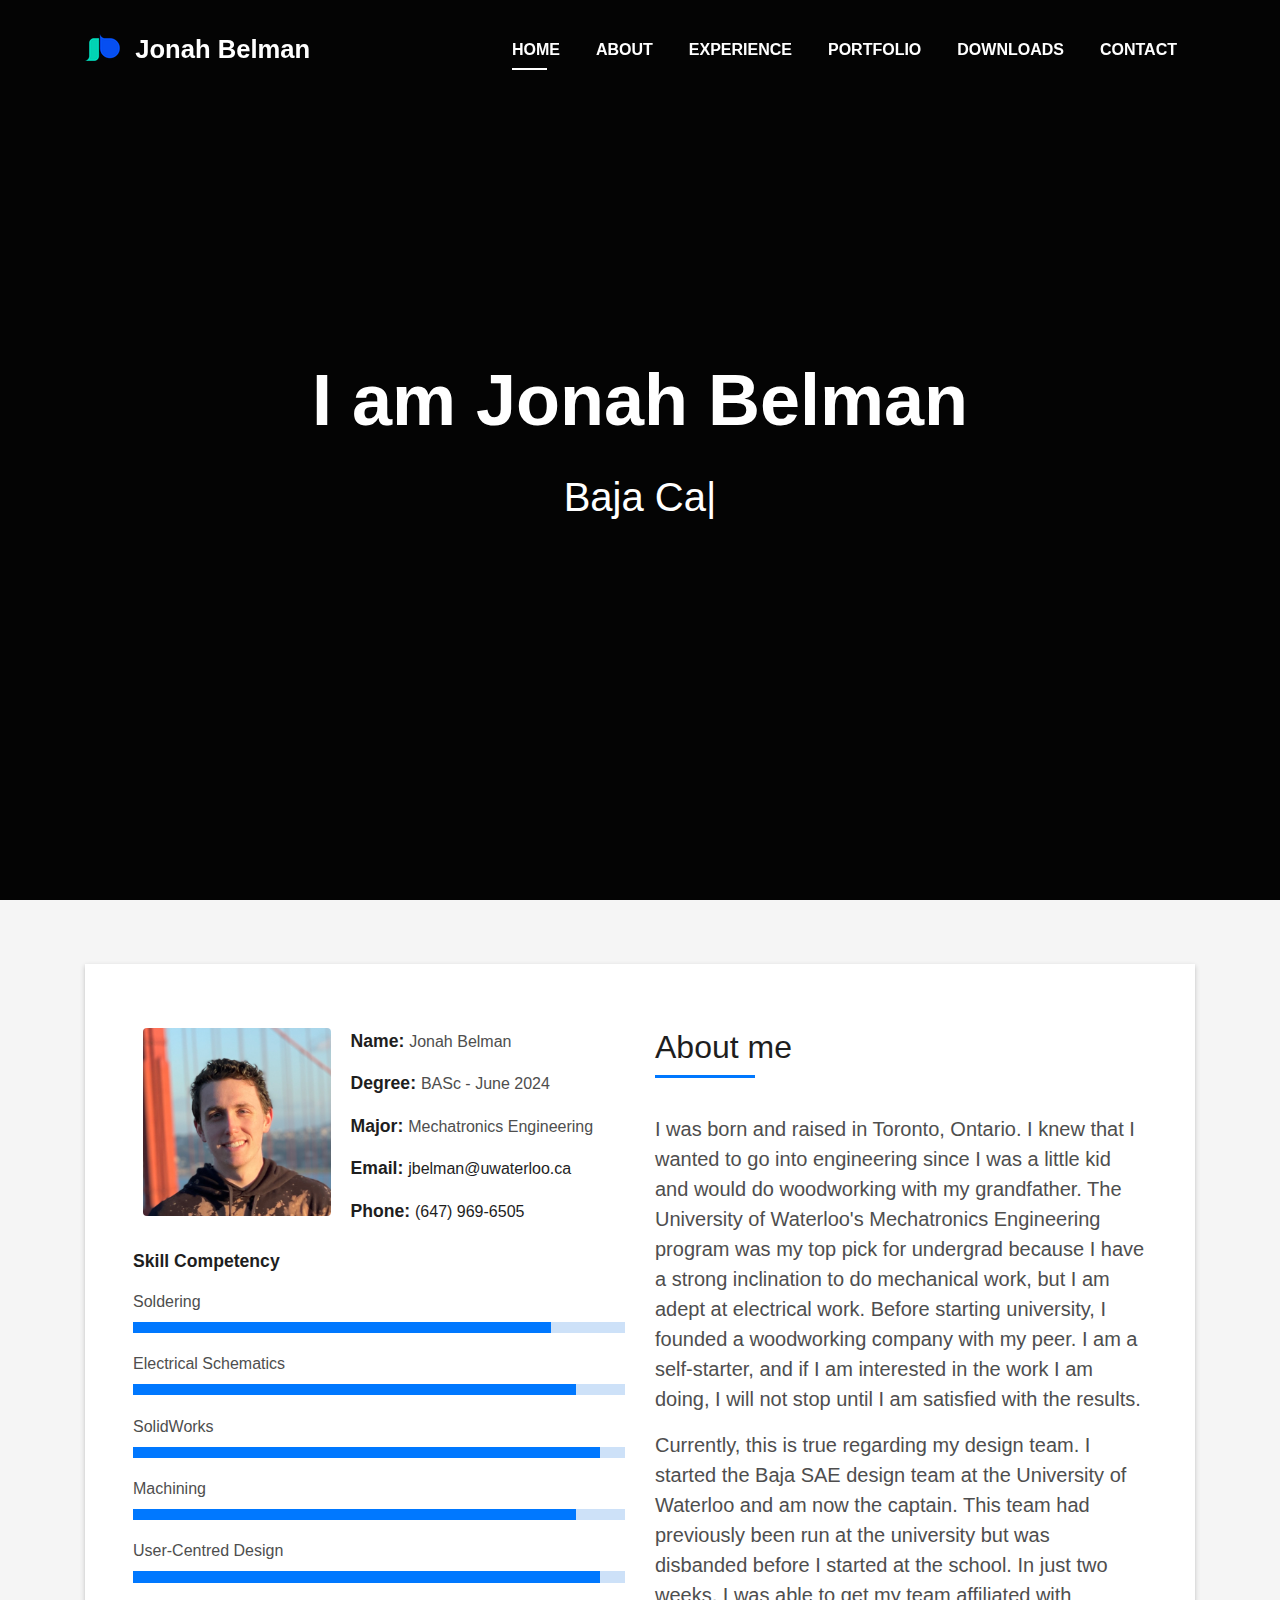
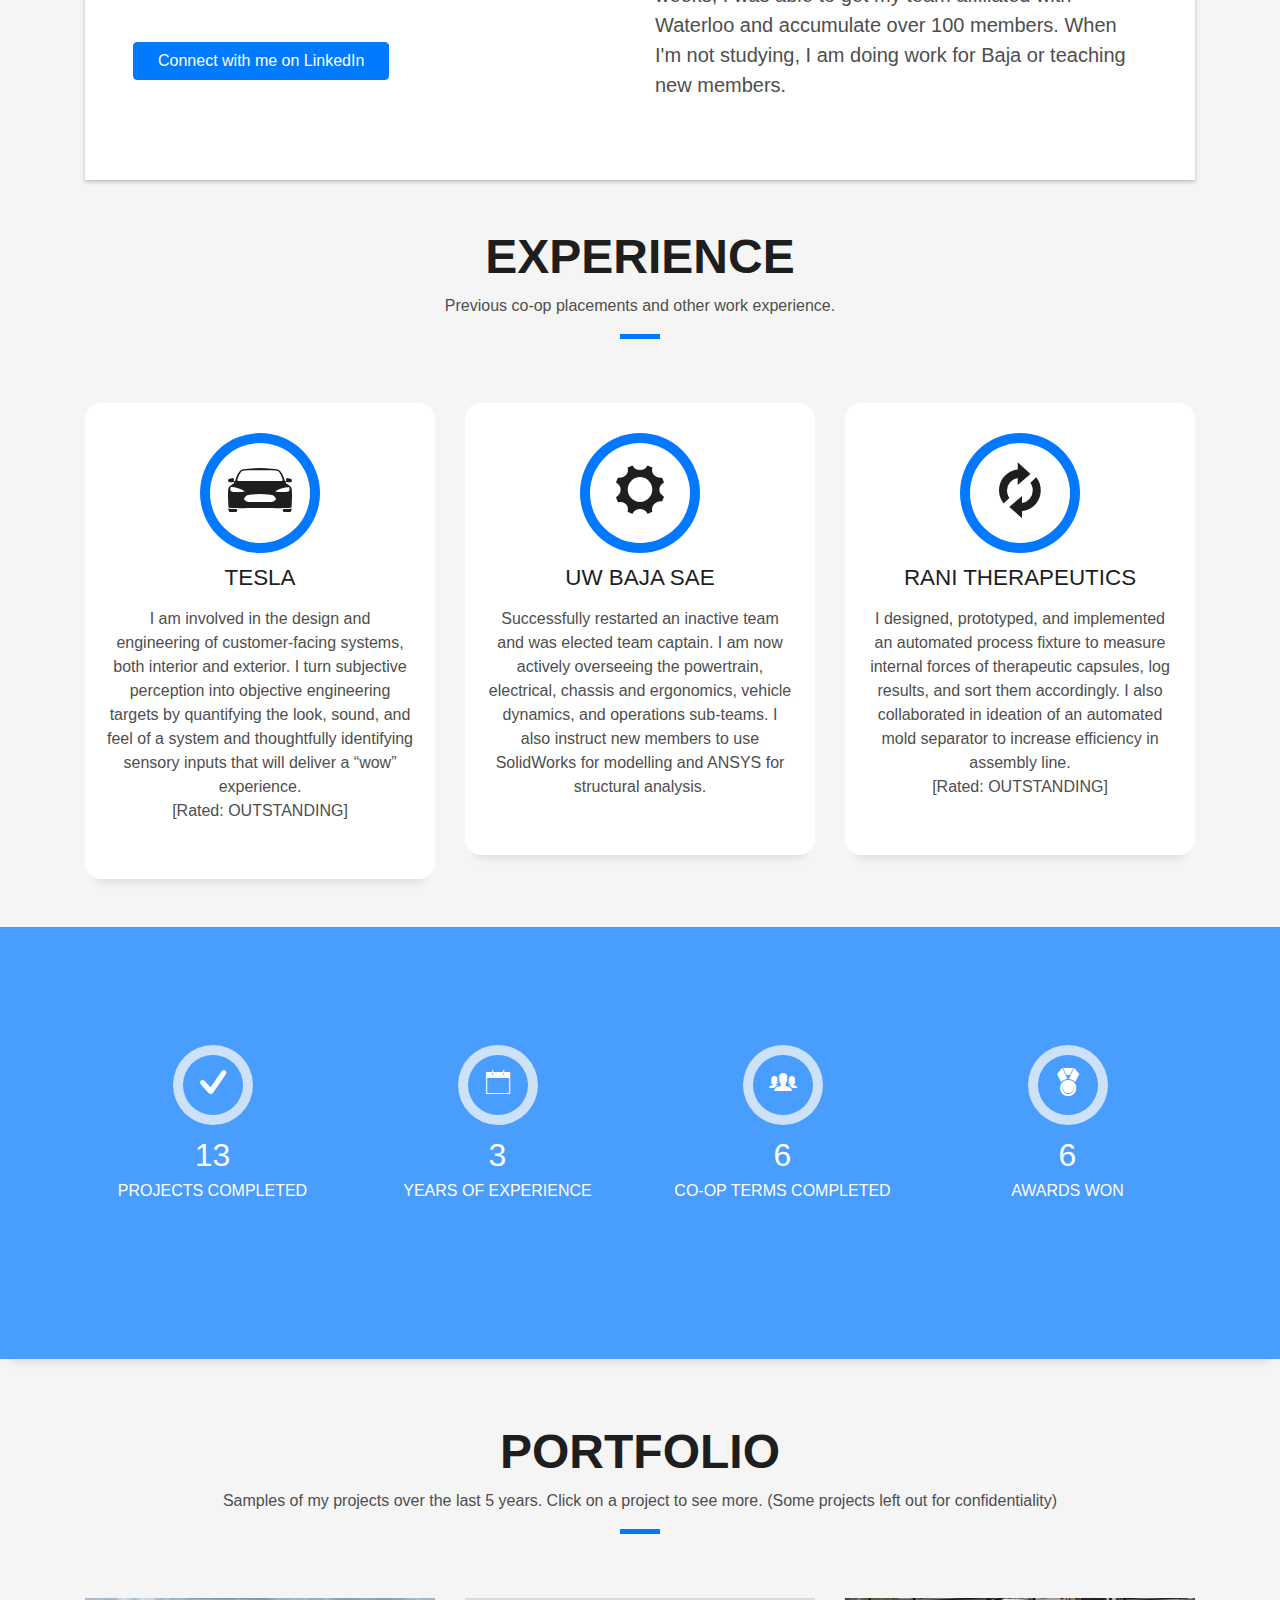
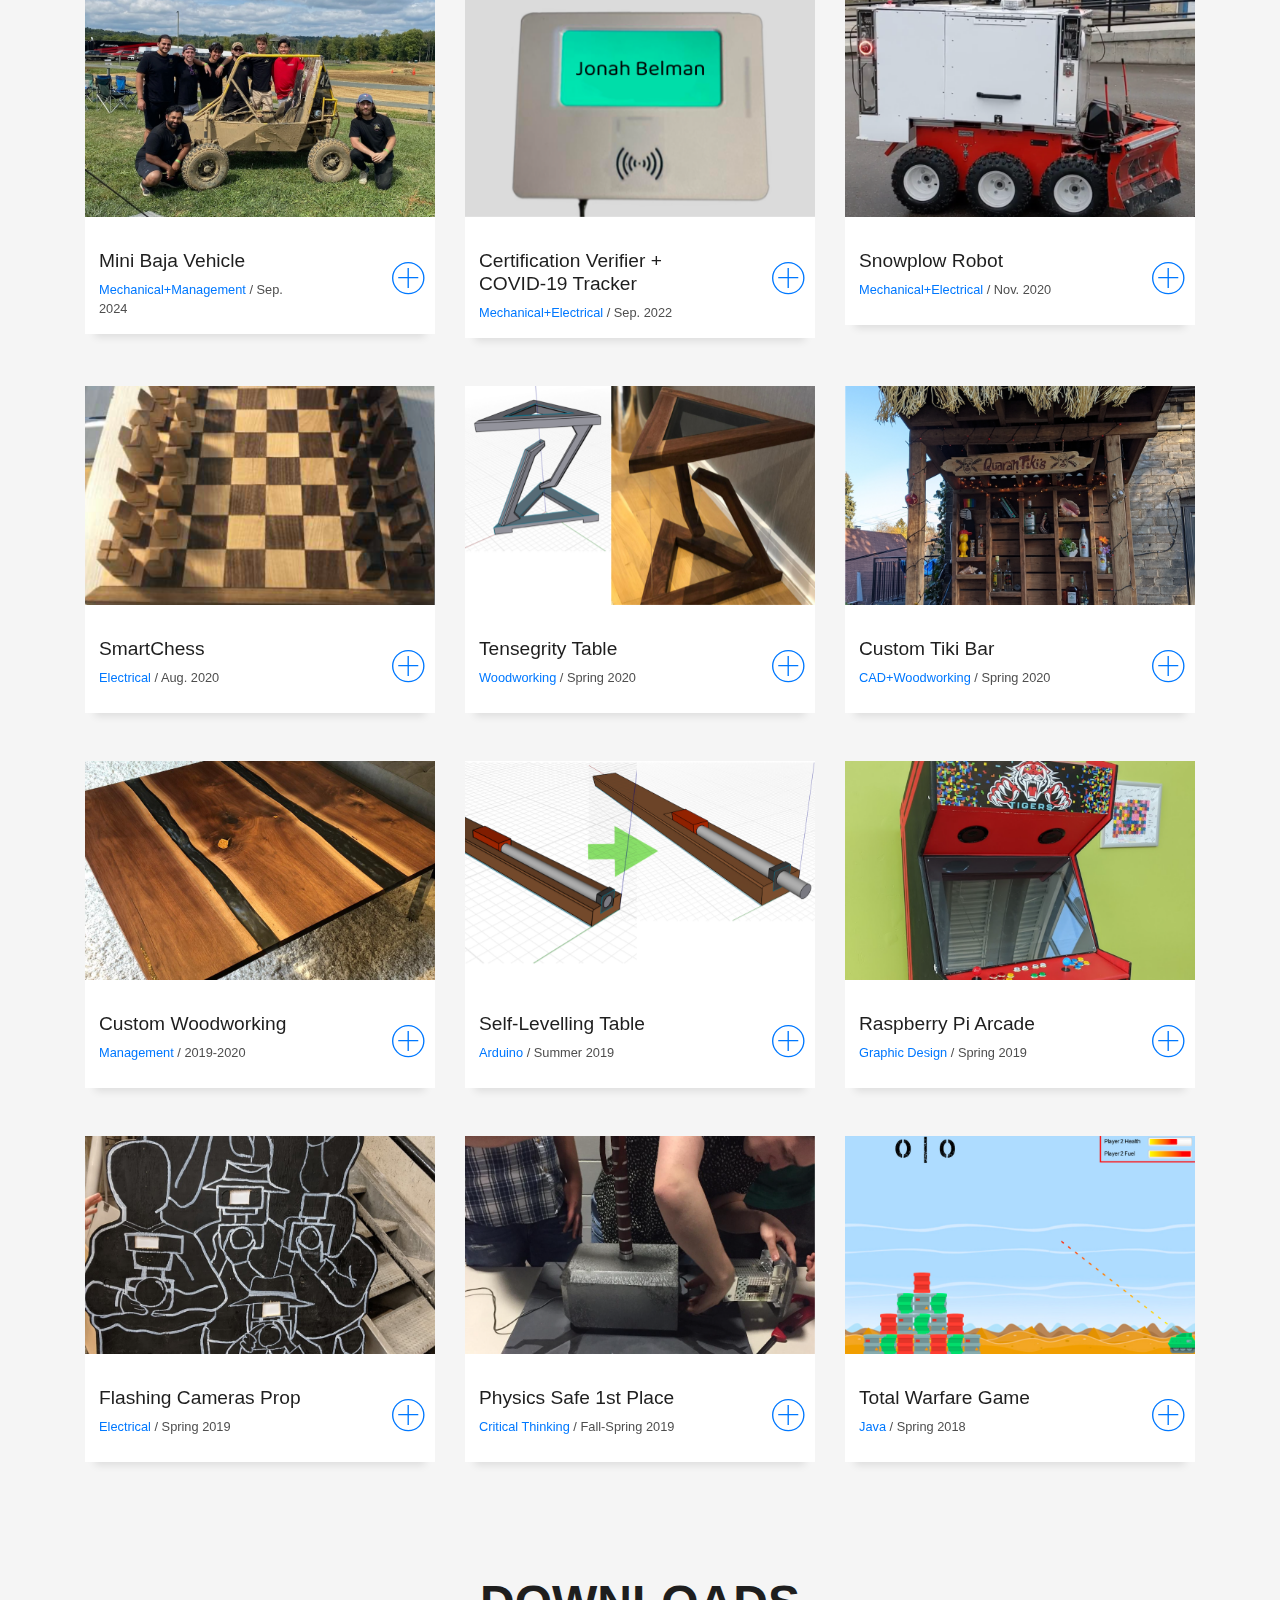
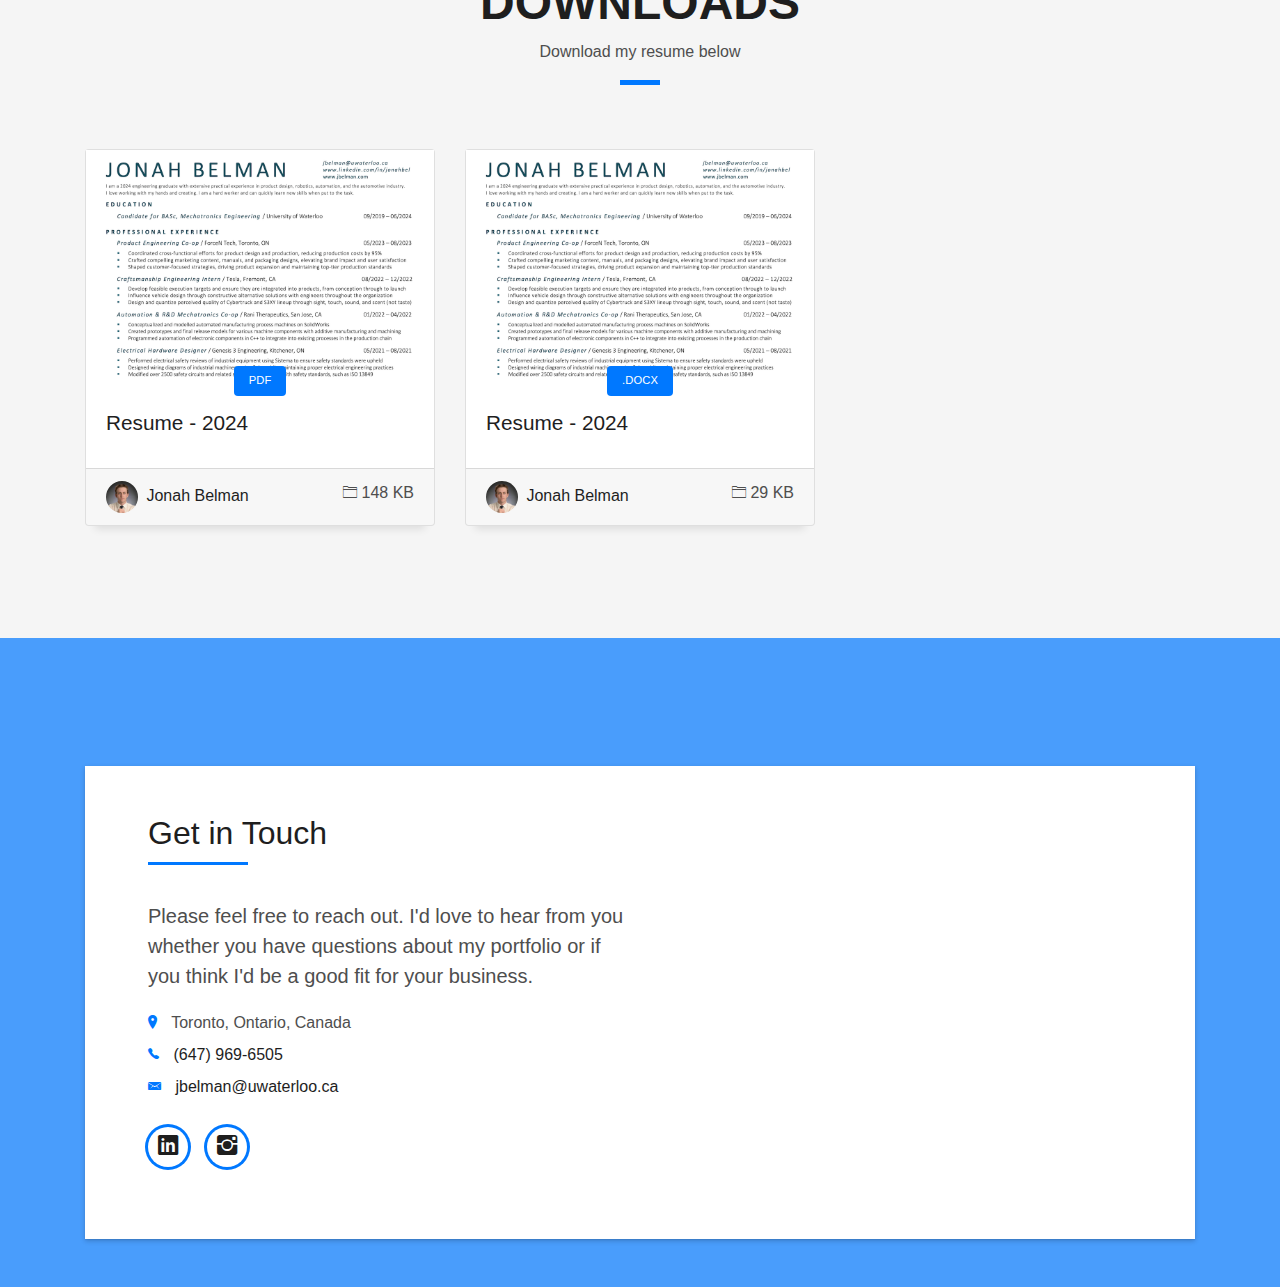
<file: index.html>
<!DOCTYPE html>
<html lang="en">
<head>
  <meta charset="utf-8">
  <title>Jonah Belman</title>
  <meta content="width=device-width, initial-scale=1.0" name="viewport">
  <meta content="" name="keywords">
  <meta content="" name="description">

  <!-- Favicons -->
  <link rel="icon" href="img/logo.png" >
  <link href="img/apple-touch-icon.png" rel="apple-touch-icon">

  <!-- Bootstrap CSS File -->
  <link href="lib/bootstrap/css/bootstrap.min.css" rel="stylesheet">

  <!-- Libraries CSS Files -->
  <link href="lib/font-awesome/css/font-awesome.min.css" rel="stylesheet">
  <link href="lib/animate/animate.min.css" rel="stylesheet">
  <link href="lib/ionicons/css/ionicons.min.css" rel="stylesheet">
  <link href="lib/owlcarousel/assets/owl.carousel.min.css" rel="stylesheet">
  <link href="lib/lightbox/css/lightbox.min.css" rel="stylesheet">

  <!-- Main Stylesheet File -->
  <link href="css/style.css" rel="stylesheet">

</head>

<body id="page-top">

  <!--/ Nav Star /-->
  <nav class="navbar navbar-b navbar-trans navbar-expand-md fixed-top" id="mainNav">
    <div class="container">
    
      <a class="navbar-brand js-scroll" href="#page-top"><img src="img/logo.png" alt="Jonah Belman">&nbsp Jonah Belman</a>
      <button class="navbar-toggler collapsed" type="button" data-toggle="collapse" data-target="#navbarDefault"
        aria-controls="navbarDefault" aria-expanded="false" aria-label="Toggle navigation">
        <span></span>
        <span></span>
        <span></span>
      </button>
      <div class="navbar-collapse collapse justify-content-end" id="navbarDefault">
        <ul class="navbar-nav">
          <li class="nav-item">
            <a class="nav-link js-scroll active" href="#home">Home</a>
          </li>
          <li class="nav-item">
            <a class="nav-link js-scroll" href="#about">About</a>
          </li>
          <li class="nav-item">
            <a class="nav-link js-scroll" href="#service">Experience</a>
          </li>
          <li class="nav-item">
            <a class="nav-link js-scroll" href="#work">Portfolio</a>
          </li>
          <li class="nav-item">
            <a class="nav-link js-scroll" href="#blog">Downloads</a>
          </li>
          <li class="nav-item">
            <a class="nav-link js-scroll" href="#contact">Contact</a>
          </li>
        </ul>
      </div>
    </div>
  </nav>
  <!--/ Nav End /-->

  <!--/ Intro Skew Star /-->
  <div id="home" class="intro route bg-image" style="background-image: url(img/intro-bg.png)">
    <div class="overlay-itro"></div>
    <div class="intro-content display-table">
      <div class="table-cell">
        <div class="container">
          <!--<p class="display-6 color-d">Hello, world!</p>-->
          <h1 class="intro-title mb-4">I am Jonah Belman</h1>
          <p class="intro-subtitle"><span class="text-slider-items">Baja Captain,Mechatronics Engineering Graduate,Automation Designer,Product Designer,Robotics Engineer</span><strong class="text-slider"></strong></p>
<!--           <p class="pt-3"><a class="btn btn-primary btn js-scroll px-4" href="#about" role="button">Learn More</a></p> -->
        </div>
      </div>
    </div>
  </div>
  <!--/ Intro Skew End /-->

  <section id="about" class="about-mf sect-pt4 route">
    <div class="container">
      <div class="row">
        <div class="col-sm-12">
          <div class="box-shadow-full">
            <div class="row">
              <div class="col-md-6">
                <div class="row">
                  <div class="col-sm-6 col-md-5">
                    <div class="about-img">
                      <img src="img/headshot.png" class="img-fluid rounded b-shadow-a" alt="">
                    </div>
                  </div>
                  <div class="col-sm-6 col-md-7">
                    <div class="about-info">
                      <p><span class="title-s">Name: </span> <span>Jonah Belman</span></p>
                      <p><span class="title-s">Degree: </span> <span>BASc - June 2024</span></p>
                      <p><span class="title-s">Major: </span> <span>Mechatronics Engineering</span></p>
                      <p><span class="title-s">Email: </span> <span><a href="mailto:jbelman@uwaterloo.ca">jbelman@uwaterloo.ca</a></span></p>
                      <p><span class="title-s">Phone: </span> <span><a href="tel:+16479696505">(647) 969-6505</a></span></p>
                    </div>
                  </div>
                </div>
                <div class="skill-mf">
                  <p class="title-s">Skill Competency</p>
                  <span>Soldering</span> 
<!--                  <span class="pull-right">85%</span>-->
                  <div class="progress">
                    <div class="progress-bar" role="progressbar" style="width: 85%;" aria-valuenow="85" aria-valuemin="0"
                      aria-valuemax="100"></div>
                  </div>
                  <span>Electrical Schematics</span> 
                  <div class="progress">
                    <div class="progress-bar" role="progressbar" style="width: 90%" aria-valuenow="90" aria-valuemin="0"
                      aria-valuemax="100"></div>
                  </div>
                  <span>SolidWorks</span> 
                  <div class="progress">
                    <div class="progress-bar" role="progressbar" style="width: 95%" aria-valuenow="75" aria-valuemin="0"
                      aria-valuemax="100"></div>
                  </div>
                  <span>Machining</span> 
                  <div class="progress">
                    <div class="progress-bar" role="progressbar" style="width: 90%" aria-valuenow="90" aria-valuemin="0"
                      aria-valuemax="100"></div>
                  </div>
                  <span>User-Centred Design</span>
                  <div class="progress">
                    <div class="progress-bar" role="progressbar" style="width: 95%" aria-valuenow="95" aria-valuemin="0"
                      aria-valuemax="100"></div>
                  </div>
                  
                </div>
                <br>
                <p class="pt-3"><a class="btn btn-primary btn js-scroll px-4" href="https://www.linkedin.com/in/jonahbel/" role="button">Connect with me on LinkedIn</a></p>
              </div>
              <div class="col-md-6">
                <div class="about-me pt-4 pt-md-0">
                  <div class="title-box-2">
                    <h5 class="title-left">
                      About me
                    </h5>
                  </div>
                  <p class="lead">
                    I was born and raised in Toronto, Ontario. I knew that I wanted to go into engineering since I was a little kid and would do woodworking with my grandfather. The University of Waterloo's Mechatronics Engineering program was my top pick for undergrad because I have a strong inclination to do mechanical work, but I am adept at electrical work.
                    Before starting university, I founded a woodworking company with my peer. I am a self-starter, and if I am interested in the work I am doing, I will not stop until I am satisfied with the results.  
                  </p>
                  <p class="lead">
                    Currently, this is true regarding my design team. I started the Baja SAE design team at the University of Waterloo and am now the captain. This team had previously been run at the university but was disbanded before I started at the school. In just two weeks, I was able to get my team affiliated with Waterloo and accumulate over 100 members. When I'm not studying, I am doing work for Baja or teaching new members.
                  </p>
                  
                </div>
              </div>
            </div>
          </div>
        </div>
      </div>
    </div>
  </section>

  <!--/ Section Services Star /-->
  <section id="service" class="services-mf route">
    <div class="container">
      <div class="row">
        <div class="col-sm-12">
          <div class="title-box text-center">
            <h3 class="title-a">
              Experience
            </h3>
            <p class="subtitle-a">
              Previous co-op placements and other work experience.
            </p>
            <div class="line-mf"></div>
          </div>
        </div>
      </div>
      <div class="row">
        <div class="col-md-4">
          <div class="service-box">
            <div class="service-ico">
              <span class="ico-circle"><i class="ion-model-s"></i></span>
            </div>
            <div class="service-content">
              <h2 class="s-title">Tesla</h2>
              <p class="s-description text-center">
                I am involved in the design and engineering of customer-facing systems, both interior and exterior. I turn subjective perception into objective engineering targets by quantifying the look, sound, and feel of a system and thoughtfully identifying sensory inputs that will deliver a “wow” experience.<br>[Rated: OUTSTANDING]
              </p>
            </div>
          </div>
        </div>
        <div class="col-md-4">
          <div class="service-box">
            <div class="service-ico">
              <span class="ico-circle"><i class="ion-gear-a"></i></span>
            </div>
            <div class="service-content">
              <h2 class="s-title">UW Baja SAE</h2>
              <p class="s-description text-center">
                Successfully restarted an inactive team and was elected team captain. I am now actively overseeing the powertrain, electrical, chassis and ergonomics, vehicle dynamics, and operations sub-teams. I also instruct new members to use SolidWorks for modelling and ANSYS for structural analysis. 
              </p>
            </div>
          </div>
        </div>
        <div class="col-md-4">
          <div class="service-box">
            <div class="service-ico">
              <span class="ico-circle"><i class="ion-loop"></i></span>
            </div>
            <div class="service-content">
              <h2 class="s-title">Rani Therapeutics</h2>
              <p class="s-description text-center">
                I designed, prototyped, and implemented an automated process fixture to measure internal forces of therapeutic capsules, log results, and sort them accordingly. I also collaborated in ideation of an automated mold separator to increase efficiency in assembly line.<br>[Rated: OUTSTANDING]
              </p>
            </div>
          </div>
        </div>
        
<!--         <div class="col-md-4"> -->
<!--           <div class="service-box"> -->
<!--             <div class="service-ico"> -->
<!--               <span class="ico-circle"><i class="ion-android-phone-portrait"></i></span> -->
<!--             </div> -->
<!--             <div class="service-content"> -->
<!--               <h2 class="s-title">Responsive Design</h2> -->
<!--               <p class="s-description text-center"> -->
<!--                 Lorem ipsum dolor sit amet consectetur adipisicing elit. Magni adipisci eaque autem fugiat! Quia, -->
<!--                 provident vitae! Magni -->
<!--                 tempora perferendis eum non provident. -->
<!--               </p> -->
<!--             </div> -->
<!--           </div> -->
<!--         </div> -->
<!--         <div class="col-md-4"> -->
<!--           <div class="service-box"> -->
<!--             <div class="service-ico"> -->
<!--               <span class="ico-circle"><i class="ion-paintbrush"></i></span> -->
<!--             </div> -->
<!--             <div class="service-content"> -->
<!--               <h2 class="s-title">Graphic Design</h2> -->
<!--               <p class="s-description text-center"> -->
<!--                 Lorem ipsum dolor sit amet consectetur adipisicing elit. Magni adipisci eaque autem fugiat! Quia, -->
<!--                 provident vitae! Magni -->
<!--                 tempora perferendis eum non provident. -->
<!--               </p> -->
<!--             </div> -->
<!--           </div> -->
<!--         </div> -->
<!--         <div class="col-md-4"> -->
<!--           <div class="service-box"> -->
<!--             <div class="service-ico"> -->
<!--               <span class="ico-circle"><i class="ion-stats-bars"></i></span> -->
<!--             </div> -->
<!--             <div class="service-content"> -->
<!--               <h2 class="s-title">Marketing Services</h2> -->
<!--               <p class="s-description text-center"> -->
<!--                 Lorem ipsum dolor sit amet consectetur adipisicing elit. Magni adipisci eaque autem fugiat! Quia, -->
<!--                 provident vitae! Magni -->
<!--                 tempora perferendis eum non provident. -->
<!--               </p> -->
<!--             </div> -->
<!--           </div> -->
<!--         </div> -->
<!--       </div> -->
<!--     </div> -->
  </section>
  <!--/ Section Services End /-->

  <div class="section-counter paralax-mf bg-image" style="background-image: url(img/counters-bg.jpg)">
    <div class="overlay-mf"></div>
    <div class="container">
      <div class="row">
        <div class="col-sm-3 col-lg-3">
          <div class="counter-box">
            <div class="counter-ico">
              <span class="ico-circle"><i class="ion-checkmark-round"></i></span>
            </div>
            <div class="counter-num">
              <p class="counter">13</p>
              <span class="counter-text">PROJECTS COMPLETED</span>
            </div>
          </div>
        </div>
        <div class="col-sm-3 col-lg-3">
          <div class="counter-box pt-4 pt-md-0">
            <div class="counter-ico">
              <span class="ico-circle"><i class="ion-ios-calendar-outline"></i></span>
            </div>
            <div class="counter-num">
              <p class="counter">3</p>
              <span class="counter-text">YEARS OF EXPERIENCE</span>
            </div>
          </div>
        </div>
        <div class="col-sm-3 col-lg-3">
          <div class="counter-box pt-4 pt-md-0">
            <div class="counter-ico">
              <span class="ico-circle"><i class="ion-ios-people"></i></span>
            </div>
            <div class="counter-num">
              <p class="counter">6</p>
              <span class="counter-text">CO-OP TERMS COMPLETED</span>
            </div>
          </div>
        </div>
        <div class="col-sm-3 col-lg-3">
          <div class="counter-box pt-4 pt-md-0">
            <div class="counter-ico">
              <span class="ico-circle"><i class="ion-ribbon-a"></i></span>
            </div>
            <div class="counter-num">
              <p class="counter">6</p>
              <span class="counter-text">AWARDS WON</span>
            </div>
          </div>
        </div>
      </div>
    </div>
  </div>

  <!--/ Section Portfolio Star /-->
  <section id="work" class="portfolio-mf sect-pt4 route">
    <div class="container">
      <div class="row">
        <div class="col-sm-12">
          <div class="title-box text-center">
            <h3 class="title-a">
              Portfolio
            </h3>
            <p class="subtitle-a">
              Samples of my projects over the last 5 years. Click on a project to see more. (Some projects left out for confidentiality)
            </p>
            <div class="line-mf"></div>
          </div>
        </div>
      </div>
      <div class="row">
        
        <div class="col-md-4">
          <div class="work-box">
            <a href="baja.html">
              <div class="work-img">
                <img src="img/homeportfolio/baja.png" alt="" class="img-fluid">
              </div>
              <div class="work-content">
                <div class="row">
                  <div class="col-sm-8">
                    <h2 class="w-title">Mini Baja Vehicle</h2>
                    <div class="w-more">
                      <span class="w-ctegory">Mechanical+Management</span> / <span class="w-date">Sep. 2024</span>
                    </div>
                  </div>
                  <div class="col-sm-4">
                    <div class="w-like">
                      <span class="ion-ios-plus-outline"></span>
                    </div>
                  </div>
                </div>
              </div>
            </a>
          </div>
        </div>
        <div class="col-md-4">
          <div class="work-box">
            <a href="scanner.html">
              <div class="work-img">
                <img src="img/homeportfolio/scanner.png" alt="" class="img-fluid">
              </div>
              <div class="work-content">
                <div class="row">
                  <div class="col-sm-8">
                    <h2 class="w-title">Certification Verifier + COVID-19 Tracker</h2>
                    <div class="w-more">
                      <span class="w-ctegory">Mechanical+Electrical</span> / <span class="w-date">Sep. 2022</span>
                    </div>
                  </div>
                  <div class="col-sm-4">
                    <div class="w-like">
                      <span class="ion-ios-plus-outline"></span>
                    </div>
                  </div>
                </div>
              </div>
            </a>
          </div>
        </div>
        
        <div class="col-md-4">
          <div class="work-box">
            <a href="snowplow-robot.html">
              <div class="work-img">
                <img src="img/homeportfolio/snowplow.png" alt="" class="img-fluid">
              </div>
              <div class="work-content">
                <div class="row">
                  <div class="col-sm-8">
                    <h2 class="w-title">Snowplow Robot</h2>
                    <div class="w-more">
                      <span class="w-ctegory">Mechanical+Electrical</span> / <span class="w-date">Nov. 2020</span>
                    </div>
                  </div>
                  <div class="col-sm-4">
                    <div class="w-like">
                      <span class="ion-ios-plus-outline"></span>
                    </div>
                  </div>
                </div>
              </div>
            </a>
          </div>
        </div>
        <div class="col-md-4">
          <div class="work-box">
            <a href="smartchess.html">
              <div class="work-img">
                <img src="img/homeportfolio/chess.png" alt="" class="img-fluid">
              </div>
              <div class="work-content">
                <div class="row">
                  <div class="col-sm-8">
                    <h2 class="w-title">SmartChess</h2>
                    <div class="w-more">
                      <span class="w-ctegory">Electrical</span> / <span class="w-date">Aug. 2020</span>
                    </div>
                  </div>
                  <div class="col-sm-4">
                    <div class="w-like">
                      <span class="ion-ios-plus-outline"></span>
                    </div>
                  </div>
                </div>
              </div>
            </a>
          </div>
        </div>
        <div class="col-md-4">
          <div class="work-box">
            <a href="tensegrity.html">
              <div class="work-img">
                <img src="img/homeportfolio/tensegrity.png" alt="" class="img-fluid">
              </div>
              <div class="work-content">
                <div class="row">
                  <div class="col-sm-8">
                    <h2 class="w-title">Tensegrity Table</h2>
                    <div class="w-more">
                      <span class="w-ctegory">Woodworking</span> / <span class="w-date">Spring 2020</span>
                    </div>
                  </div>
                  <div class="col-sm-4">
                    <div class="w-like">
                      <span class="ion-ios-plus-outline"></span>
                    </div>
                  </div>
                </div>
              </div>
            </a>
          </div>
        </div>
        <div class="col-md-4">
          <div class="work-box">
            <a href="tiki.html">
              <div class="work-img">
                <img src="img/homeportfolio/bar.png" alt="" class="img-fluid">
              </div>
              <div class="work-content">
                <div class="row">
                  <div class="col-sm-8">
                    <h2 class="w-title">Custom Tiki Bar</h2>
                    <div class="w-more">
                      <span class="w-ctegory">CAD+Woodworking</span> / <span class="w-date">Spring 2020</span>
                    </div>
                  </div>
                  <div class="col-sm-4">
                    <div class="w-like">
                      <span class="ion-ios-plus-outline"></span>
                    </div>
                  </div>
                </div>
              </div>
            </a>
          </div>
        </div>
        <div class="col-md-4">
          <div class="work-box">
            <a href="tcw.html">
              <div class="work-img">
                <img src="img/homeportfolio/tcw.png" alt="" class="img-fluid">
              </div>
              <div class="work-content">
                <div class="row">
                  <div class="col-sm-8">
                    <h2 class="w-title">Custom Woodworking</h2>
                    <div class="w-more">
                      <span class="w-ctegory">Management</span> / <span class="w-date">2019-2020</span>
                    </div>
                  </div>
                  <div class="col-sm-4">
                    <div class="w-like">
                      <span class="ion-ios-plus-outline"></span>
                    </div>
                  </div>
                </div>
              </div>
            </a>
          </div>
        </div>
        <div class="col-md-4">
          <div class="work-box">
            <a href="level.html">
              <div class="work-img">
                <img src="img/homeportfolio/level.png" alt="" class="img-fluid">
              </div>
              <div class="work-content">
                <div class="row">
                  <div class="col-sm-8">
                    <h2 class="w-title">Self-Levelling Table</h2>
                    <div class="w-more">
                      <span class="w-ctegory">Arduino</span> / <span class="w-date">Summer 2019</span>
                    </div>
                  </div>
                  <div class="col-sm-4">
                    <div class="w-like">
                      <span class="ion-ios-plus-outline"></span>
                    </div>
                  </div>
                </div>
              </div>
            </a>
          </div>
        </div>
        <div class="col-md-4">
          <div class="work-box">
            <a href="arcade.html">
              <div class="work-img">
                <img src="img/homeportfolio/arcade.png" alt="" class="img-fluid">
              </div>
              <div class="work-content">
                <div class="row">
                  <div class="col-sm-8">
                    <h2 class="w-title">Raspberry Pi Arcade</h2>
                    <div class="w-more">
                      <span class="w-ctegory">Graphic Design</span> / <span class="w-date">Spring 2019</span>
                    </div>
                  </div>
                  <div class="col-sm-4">
                    <div class="w-like">
                      <span class="ion-ios-plus-outline"></span>
                    </div>
                  </div>
                </div>
              </div>
            </a>
          </div>
        </div>
        <div class="col-md-4">
          <div class="work-box">
            <a href="paparazzi.html">
              <div class="work-img">
                <img src="img/homeportfolio/paparazzi.png" alt="" class="img-fluid">
              </div>
              <div class="work-content">
                <div class="row">
                  <div class="col-sm-8">
                    <h2 class="w-title">Flashing Cameras Prop</h2>
                    <div class="w-more">
                      <span class="w-ctegory">Electrical</span> / <span class="w-date">Spring 2019</span>
                    </div>
                  </div>
                  <div class="col-sm-4">
                    <div class="w-like">
                      <span class="ion-ios-plus-outline"></span>
                    </div>
                  </div>
                </div>
              </div>
            </a>
          </div>
        </div>
        <div class="col-md-4">
          <div class="work-box">
            <a href="weizmann.html">
              <div class="work-img">
                <img src="img/homeportfolio/weizmann.png" alt="" class="img-fluid">
              </div>
              <div class="work-content">
                <div class="row">
                  <div class="col-sm-8">
                    <h2 class="w-title">Physics Safe 1st Place</h2>
                    <div class="w-more">
                      <span class="w-ctegory">Critical Thinking</span> / <span class="w-date">Fall-Spring 2019</span>
                    </div>
                  </div>
                  <div class="col-sm-4">
                    <div class="w-like">
                      <span class="ion-ios-plus-outline"></span>
                    </div>
                  </div>
                </div>
              </div>
            </a>
          </div>
        </div>
        <div class="col-md-4">
          <div class="work-box">
            <a href="total-warfare.html">
              <div class="work-img">
                <img src="img/homeportfolio/tank.png" alt="" class="img-fluid">
              </div>
              <div class="work-content">
                <div class="row">
                  <div class="col-sm-8">
                    <h2 class="w-title">Total Warfare Game</h2>
                    <div class="w-more">
                      <span class="w-ctegory">Java</span> / <span class="w-date">Spring 2018</span>
                    </div>
                  </div>
                  <div class="col-sm-4">
                    <div class="w-like">
                      <span class="ion-ios-plus-outline"></span>
                    </div>
                  </div>
                </div>
              </div>
            </a>
          </div>
        </div>
        
      </div>
    </div>
  </section>
  <!--/ Section Portfolio End /-->

  <!--/ Section Testimonials Star /-->
<!--   <div class="testimonials paralax-mf bg-image" style="background-image: url(img/overlay-bg.jpg)"> -->
<!--     <div class="overlay-mf"></div> -->
<!--     <div class="container"> -->
<!--       <div class="row"> -->
<!--         <div class="col-md-12"> -->
<!--           <div id="testimonial-mf" class="owl-carousel owl-theme"> -->
<!--             <div class="testimonial-box"> -->
<!--               <div class="author-test"> -->
<!--                 <img src="img/testimonial-2.jpg" alt="" class="rounded-circle b-shadow-a"> -->
<!--                 <span class="author">Xavi Alonso</span> -->
<!--               </div> -->
<!--               <div class="content-test"> -->
<!--                 <p class="description lead"> -->
<!--                   Curabitur arcu erat, accumsan id imperdiet et, porttitor at sem. Lorem ipsum dolor sit amet, -->
<!--                   consectetur adipiscing elit. -->
<!--                 </p> -->
<!--                 <span class="comit"><i class="fa fa-quote-right"></i></span> -->
<!--               </div> -->
<!--             </div> -->
<!--             <div class="testimonial-box"> -->
<!--               <div class="author-test"> -->
<!--                 <img src="img/testimonial-4.jpg" alt="" class="rounded-circle b-shadow-a"> -->
<!--                 <span class="author">Marta Socrate</span> -->
<!--               </div> -->
<!--               <div class="content-test"> -->
<!--                 <p class="description lead"> -->
<!--                   Curabitur arcu erat, accumsan id imperdiet et, porttitor at sem. Lorem ipsum dolor sit amet, -->
<!--                   consectetur adipiscing elit. -->
<!--                 </p> -->
<!--                 <span class="comit"><i class="fa fa-quote-right"></i></span> -->
<!--               </div> -->
<!--             </div> -->
<!--           </div> -->
<!--         </div> -->
<!--       </div> -->
<!--     </div> -->
<!--   </div> -->

  <!--/ Section Blog Star /-->
  <section id="blog" class="blog-mf sect-pt4 route">
    <div class="container">
      <div class="row">
        <div class="col-sm-12">
          <div class="title-box text-center">
            <h3 class="title-a">
              Downloads
            </h3>
            <p class="subtitle-a">
              Download my resume below
            </p>
            <div class="line-mf"></div>
          </div>
        </div>
      </div>
      <div class="row">
        <div class="col-md-4">
          <div class="card card-blog">
            <div class="card-img">
              <a href="/img/jbelman_resume_2024.pdf" download><img src="img/resume.png" alt="" class="img-fluid"></a>
            </div>
            <div class="card-body">
              <div class="card-category-box">
                <div class="card-category">
                  <h6 class="category">PDF</h6>
                </div>
              </div>
              <h3 class="card-title"><a href="/img/jbelman_resume.pdf" download>Resume - 2024</a></h3>
<!--               <p class="card-description"> -->
<!--                 Proin eget tortor risus. Pellentesque in ipsum id orci porta dapibus. Praesent sapien massa, convallis -->
<!--                 a pellentesque nec, -->
<!--                 egestas non nisi. -->
<!--               </p> -->
            </div>
            <div class="card-footer">
              <div class="post-author">
                <a href="#">
                  <img src="img/headshot2.png" alt="" class="avatar rounded-circle">
                  <span class="author">Jonah Belman</span>
                </a>
              </div>
              <div class="post-date">
                <span class="ion-ios-folder-outline"></span> 148 KB
              </div>
            </div>
          </div>
        </div>
        <div class="col-md-4">
          <div class="card card-blog">
            <div class="card-img">
              <a href="/img/jbelman_resume.docx" download><img src="img/resume.png" alt="" class="img-fluid"></a>
            </div>
            <div class="card-body">
              <div class="card-category-box">
                <div class="card-category">
                  <h6 class="category">.docx</h6>
                </div>
              </div>
              
              <h3 class="card-title"><a href="/img/jbelman_resume.docx" download>Resume - 2024</a></h3>
              
<!--               <p class="card-description"> -->
<!--                 Proin eget tortor risus. Pellentesque in ipsum id orci porta dapibus. Praesent sapien massa, convallis -->
<!--                 a pellentesque nec, -->
<!--                 egestas non nisi. -->
<!--               </p> -->
            </div>
            <div class="card-footer">
              <div class="post-author">
                <a href="#">
                  <img src="img/headshot2.png" alt="" class="avatar rounded-circle">
                  <span class="author">Jonah Belman</span>
                </a>
              </div>
              <div class="post-date">
                <span class="ion-ios-folder-outline"></span> 29 KB
              </div>
            </div>
          </div>
        </div>
      </div>
    </div>
  </section>
  <!--/ Section Blog End /-->

  <!--/ Section Contact-Footer Star /-->
  <section class="paralax-mf footer-paralax bg-image sect-mt4 route" style="background-image: url(img/overlay-bg.jpg)">
    <div class="overlay-mf"></div>
    <div class="container">
      <div class="row">
        <div class="col-sm-12">
          <div class="contact-mf">
            <div id="contact" class="box-shadow-full">
<!--               <div class="row"> -->
<!--                 <div class="col-md-6"> -->
<!--                   <div class="title-box-2"> -->
<!--                     <h5 class="title-left"> -->
<!--                       Send Message Us -->
<!--                     </h5> -->
<!--                   </div> -->
<!--                   <div> -->
<!--                       <form action="" method="post" role="form" class="contactForm"> -->
<!--                       <div id="sendmessage">Your message has been sent. Thank you!</div> -->
<!--                       <div id="errormessage"></div> -->
<!--                       <div class="row"> -->
<!--                         <div class="col-md-12 mb-3"> -->
<!--                           <div class="form-group"> -->
<!--                             <input type="text" name="name" class="form-control" id="name" placeholder="Your Name" data-rule="minlen:4" data-msg="Please enter at least 4 chars" /> -->
<!--                             <div class="validation"></div> -->
<!--                           </div> -->
<!--                         </div> -->
<!--                         <div class="col-md-12 mb-3"> -->
<!--                           <div class="form-group"> -->
<!--                             <input type="email" class="form-control" name="email" id="email" placeholder="Your Email" data-rule="email" data-msg="Please enter a valid email" /> -->
<!--                             <div class="validation"></div> -->
<!--                           </div> -->
<!--                         </div> -->
<!--                         <div class="col-md-12 mb-3"> -->
<!--                             <div class="form-group"> -->
<!--                               <input type="text" class="form-control" name="subject" id="subject" placeholder="Subject" data-rule="minlen:4" data-msg="Please enter at least 8 chars of subject" /> -->
<!--                               <div class="validation"></div> -->
<!--                             </div> -->
<!--                         </div> -->
<!--                         <div class="col-md-12 mb-3"> -->
<!--                           <div class="form-group"> -->
<!--                             <textarea class="form-control" name="message" rows="5" data-rule="required" data-msg="Please write something for us" placeholder="Message"></textarea> -->
<!--                             <div class="validation"></div> -->
<!--                           </div> -->
<!--                         </div> -->
<!--                         <div class="col-md-12"> -->
<!--                           <button type="submit" class="button button-a button-big button-rouded">Send Message</button> -->
<!--                         </div> -->
<!--                       </div> -->
<!--                     </form> -->
<!--                   </div> -->
<!--                 </div> -->
                <div class="col-md-6">
                  <div class="title-box-2 pt-4 pt-md-0">
                    <h5 class="title-left">
                      Get in Touch
                    </h5>
                  </div>
                  <div class="more-info">
                    <p class="lead">
                      Please feel free to reach out. I'd love to hear from you whether you have questions about my portfolio or if you think I'd be a good fit for your business.
                    </p>
                    <ul class="list-ico">
                      <li><span class="ion-ios-location"></span> Toronto, Ontario, Canada</li>
                      <li><span class="ion-ios-telephone"></span><a href="tel:+16479696505"> (647) 969-6505 </a></li>
                      <li><span class="ion-email"></span><a href="mailto:jbelman@uwaterloo.ca"> jbelman@uwaterloo.ca </a></li>
                    </ul>
                  </div>
                  <div class="socials">
                    <ul>
                      <li><a href="https://www.linkedin.com/in/jonahbel/" target="_blank" rel="noopener noreferrer"><span class="ico-circle"><i class="ion-social-linkedin"></i></span></a></li>
                      <li><a href="https://www.instagram.com/jonahbelman/" target="_blank" rel="noopener noreferrer"><span class="ico-circle"><i class="ion-social-instagram"></i></span></a></li>
                    </ul>
                  </div>
                </div>
              </div>
            </div>
          </div>
        </div>
      </div>
    </div>
<!--     <footer> -->
<!--       <div class="container"> -->
<!--         <div class="row"> -->
<!--           <div class="col-sm-12"> -->
<!--             <div class="copyright-box"> -->
<!--               <p class="copyright">&copy; Copyright <strong>DevFolio</strong>. All Rights Reserved</p> -->
<!--               <div class="credits"> -->
<!--                  -->
<!--                   All the links in the footer should remain intact. -->
<!--                   You can delete the links only if you purchased the pro version. -->
<!--                   Licensing information: https://bootstrapmade.com/license/ -->
<!--                   Purchase the pro version with working PHP/AJAX contact form: https://bootstrapmade.com/buy/?theme=DevFolio -->
<!--                 --> 
<!--                 Designed by <a href="https://bootstrapmade.com/">BootstrapMade</a> -->
<!--               </div> -->
<!--             </div> -->
<!--           </div> -->
<!--         </div> -->
<!--       </div> -->
<!--     </footer> -->
  </section>
  <!--/ Section Contact-footer End /-->

  <a href="#" class="back-to-top"><i class="fa fa-chevron-up"></i></a>
  <div id="preloader"></div>

  <!-- JavaScript Libraries -->
  <script src="lib/jquery/jquery.min.js"></script>
  <script src="lib/jquery/jquery-migrate.min.js"></script>
  <script src="lib/popper/popper.min.js"></script>
  <script src="lib/bootstrap/js/bootstrap.min.js"></script>
  <script src="lib/easing/easing.min.js"></script>
  <script src="lib/counterup/jquery.waypoints.min.js"></script>
  <script src="lib/counterup/jquery.counterup.js"></script>
  <script src="lib/owlcarousel/owl.carousel.min.js"></script>
  <script src="lib/lightbox/js/lightbox.min.js"></script>
  <script src="lib/typed/typed.min.js"></script>
  <!-- Contact Form JavaScript File -->
  <script src="contactform/contactform.js"></script>

  <!-- Template Main Javascript File -->
  <script src="js/main.js"></script>

</body>
</html>
</file>
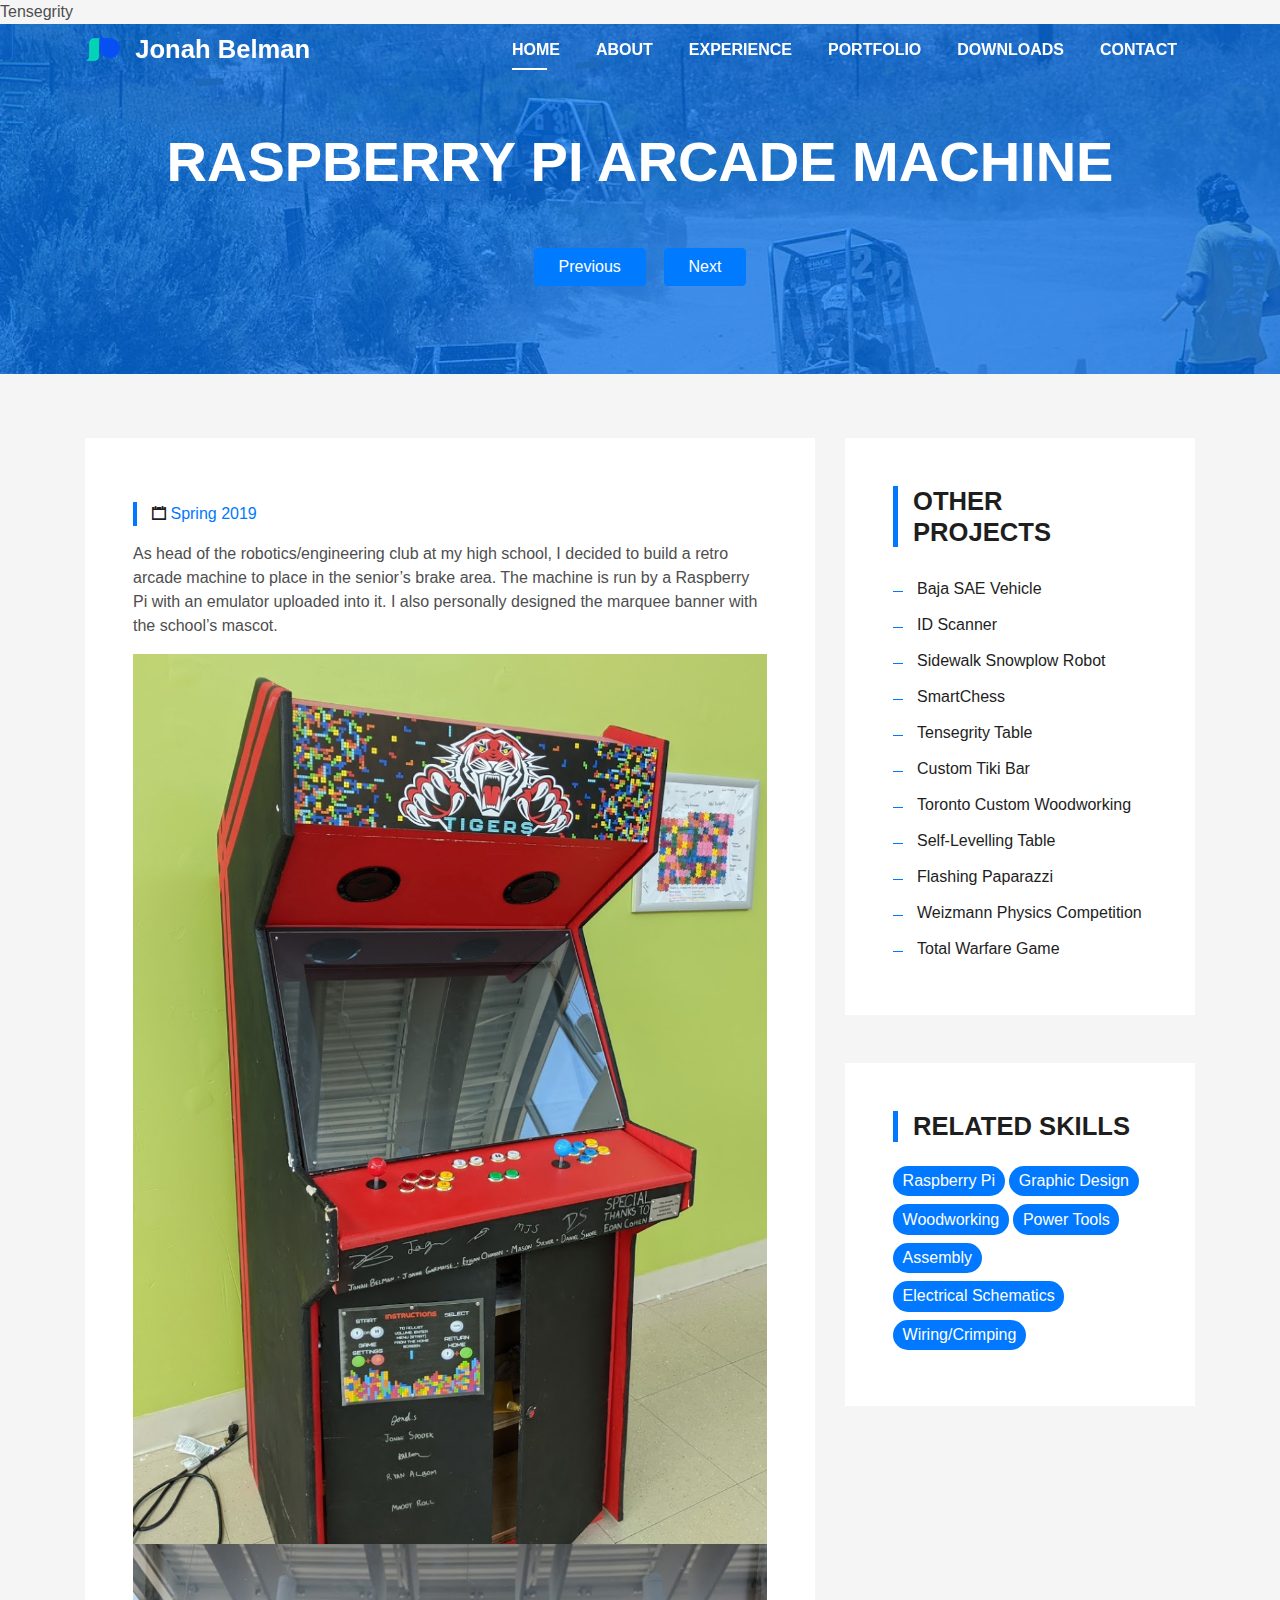
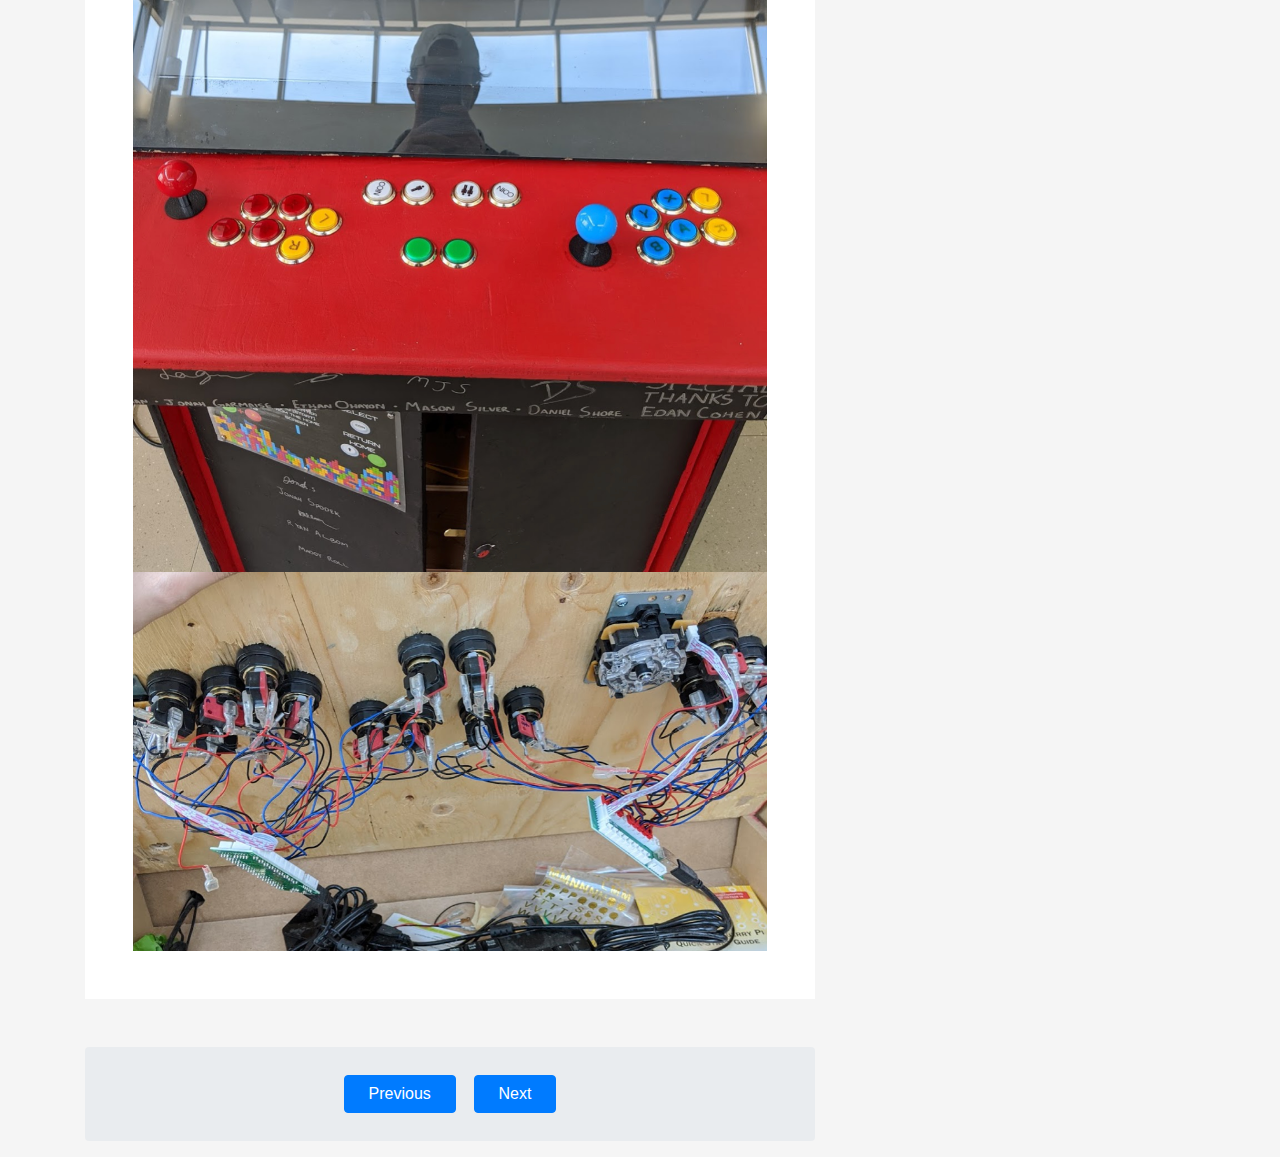
<file: arcade.html>
Tensegrity<!DOCTYPE html>
<html lang="en">
<head>
  <meta charset="utf-8">
  <title>Arcade Machine</title>
  <meta content="width=device-width, initial-scale=1.0" name="viewport">
  <meta content="" name="keywords">
  <meta content="" name="description">

  <!-- Favicons -->
  <link href="img/logo1.png" rel="icon">
  <link href="img/apple-touch-icon.png" rel="apple-touch-icon">

  <!-- Bootstrap CSS File -->
  <link href="lib/bootstrap/css/bootstrap.min.css" rel="stylesheet">

  <!-- Libraries CSS Files -->
  <link href="lib/font-awesome/css/font-awesome.min.css" rel="stylesheet">
  <link href="lib/animate/animate.min.css" rel="stylesheet">
  <link href="lib/ionicons/css/ionicons.min.css" rel="stylesheet">
  <link href="lib/owlcarousel/assets/owl.carousel.min.css" rel="stylesheet">
  <link href="lib/lightbox/css/lightbox.min.css" rel="stylesheet">

  <!-- Main Stylesheet File -->
  <link href="css/style.css" rel="stylesheet">

  
</head>

<body>
  <!--/ Nav Star /-->
  <nav class="navbar navbar-b navbar-trans navbar-expand-md fixed-top" id="mainNav">
    <div class="container">
    
      <a class="navbar-brand js-scroll" href="#page-top"><img src="img/logo.png" alt="Jonah Belman">&nbsp Jonah Belman</a>
      <button class="navbar-toggler collapsed" type="button" data-toggle="collapse" data-target="#navbarDefault"
        aria-controls="navbarDefault" aria-expanded="false" aria-label="Toggle navigation">
        <span></span>
        <span></span>
        <span></span>
      </button>
      <div class="navbar-collapse collapse justify-content-end" id="navbarDefault">
        <ul class="navbar-nav">
          <li class="nav-item">
            <a class="nav-link js-scroll active" href="index.html">Home</a>
          </li>
          <li class="nav-item">
            <a class="nav-link js-scroll" href="index.html#about">About</a>
          </li>
          <li class="nav-item">
            <a class="nav-link js-scroll" href="index.html#service">Experience</a>
          </li>
          <li class="nav-item">
            <a class="nav-link js-scroll" href="index.html#work">Portfolio</a>
          </li>
          <li class="nav-item">
            <a class="nav-link js-scroll" href="index.html#blog">Downloads</a>
          </li>
          <li class="nav-item">
            <a class="nav-link js-scroll" href="index.html#contact">Contact</a>
          </li>
        </ul>
      </div>
    </div>
  </nav>
  <!--/ Nav End /-->
  <!--/ Nav End /-->

  <!--/ Intro Skew Star /-->
  <div class="intro intro-single route bg-image" style="background-image: url(img/overlay-bg.jpg)">
    <div class="overlay-mf"></div>
    <div class="intro-content display-table">
      <div class="table-cell">
        <div class="container">
          <h2 class="intro-title mb-4">Raspberry Pi Arcade Machine</h2>
          <ol class="breadcrumb d-flex justify-content-center">
<!--             <li class="breadcrumb-item"> -->
            <p class="pt-3"><a class="btn btn-primary btn js-scroll px-4" href="level.html" role="button">Previous</a></p>
            <p>&nbsp&nbsp&nbsp&nbsp</p>
            <p class="pt-3"><a class="btn btn-primary btn js-scroll px-4" href="paparazzi.html" role="button">Next</a></p>
<!--               <a href="#">Home</a> -->
<!--             </li> -->
<!--             <li class="breadcrumb-item"> -->
<!--               <a href="#">Library</a> -->
<!--             </li> -->
<!--             <li class="breadcrumb-item active">Data</li> -->
          </ol>
        </div>
      </div>
    </div>
  </div>
  <!--/ Intro Skew End /-->

  <!--/ Section Blog-Single Star /-->
  <section class="blog-wrapper sect-pt4" id="blog">
    <div class="container">
      <div class="row">
        <div class="col-md-8">
          <div class="post-box">
            
            <div class="post-meta">
<!--               <h1 class="article-title">Sidewalk Snowplow Robot</h1> -->
              <ul>
                <li>
                  <span class="ion-calendar"></span>
                  <a href="#">Spring 2019</a>
                </li>
<!--                 <li> -->
<!--                   <span class="ion-pricetag"></span> -->
<!--                   <a href="#">Web Design</a> -->
<!--                 </li> -->
<!--                 <li> -->
<!--                   <span class="ion-chatbox"></span> -->
<!--                   <a href="#">14</a> -->
<!--                 </li> -->
              </ul>
            </div>
            <div class="article-content">
              <p>
As head of the robotics/engineering club at my high school, I decided to build a retro arcade machine to place in the senior’s brake area. The machine is run by a Raspberry Pi with an emulator uploaded into it. I also personally designed the marquee banner with the school’s mascot.
              </p>
            </div>
            <div class="post-thumb">
              <img src="img/arcade/arcade1.png" class="img-fluid" alt="">
            </div>
            <div class="post-thumb">
              <img src="img/arcade/arcade2.png" class="img-fluid" alt="">
            </div>
            <div class="post-thumb">
              <img src="img/arcade/arcade3.png" class="img-fluid" alt="">
            </div>
          </div>
          <ol class="breadcrumb d-flex justify-content-center">
<!--             <li class="breadcrumb-item"> -->
            <p class="pt-3"><a class="btn btn-primary btn js-scroll px-4" href="level.html" role="button">Previous</a></p>
            <p>&nbsp&nbsp&nbsp&nbsp</p>
            <p class="pt-3"><a class="btn btn-primary btn js-scroll px-4" href="paparazzi.html" role="button">Next</a></p>
<!--               <a href="#">Home</a> -->
<!--             </li> -->
<!--             <li class="breadcrumb-item"> -->
<!--               <a href="#">Library</a> -->
<!--             </li> -->
<!--             <li class="breadcrumb-item active">Data</li> -->
          </ol>
<!--           <div class="form-comments"> -->
<!--             <div class="title-box-2"> -->
<!--               <h3 class="title-left"> -->
<!--                 Leave a Reply -->
<!--               </h3> -->
<!--             </div> -->
<!--             <form class="form-mf"> -->
<!--               <div class="row"> -->
<!--                 <div class="col-md-6 mb-3"> -->
<!--                   <div class="form-group"> -->
<!--                     <input type="text" class="form-control input-mf" id="inputName" placeholder="Name *" required> -->
<!--                   </div> -->
<!--                 </div> -->
<!--                 <div class="col-md-6 mb-3"> -->
<!--                   <div class="form-group"> -->
<!--                     <input type="email" class="form-control input-mf" id="inputEmail1" placeholder="Email *" required> -->
<!--                   </div> -->
<!--                 </div> -->
<!--                 <div class="col-md-12 mb-3"> -->
<!--                   <div class="form-group"> -->
<!--                     <input type="url" class="form-control input-mf" id="inputUrl" placeholder="Website"> -->
<!--                   </div> -->
<!--                 </div> -->
<!--                 <div class="col-md-12 mb-3"> -->
<!--                   <div class="form-group"> -->
<!--                     <textarea id="textMessage" class="form-control input-mf" placeholder="Comment *" name="message" -->
<!--                       cols="45" rows="8" required></textarea> -->
<!--                   </div> -->
<!--                 </div> -->
<!--                 <div class="col-md-12"> -->
<!--                   <button type="submit" class="button button-a button-big button-rouded">Send Message</button> -->
<!--                 </div> -->
<!--               </div> -->
<!--             </form> -->
<!--           </div> -->
        </div>
        <div class="col-md-4">
          
          <div class="widget-sidebar">
            <h5 class="sidebar-title">Other Projects</h5>
            <div class="sidebar-content">
              <ul class="list-sidebar">
                <li>
                  <a href="baja.html">Baja SAE Vehicle</a>
                </li>
                <li>
                  <a href="scanner.html">ID Scanner</a>
                </li>
              <li>
                <a href="snowplow-robot.html">Sidewalk Snowplow Robot</a>
              </li>
                <li>
                  <a href="smartchess.html">SmartChess</a>
                </li>
                
                <li>
                  <a href="tensegrity.html">Tensegrity Table</a>
                </li>
                <li>
                  <a href="tiki.html">Custom Tiki Bar</a>
                </li>
                <li>
                  <a href="tcw.html">Toronto Custom Woodworking</a>
                </li>
                <li>
                  <a href="level.html">Self-Levelling Table</a>
                </li>
          
                <li>
                  <a href="paparazzi.html">Flashing Paparazzi</a>
                </li>
                <li>
                  <a href="weizmann.html">Weizmann Physics Competition</a>
                </li>
                <li>
                  <a href="total-warfare.html">Total Warfare Game</a>
                </li>
              </ul>
            </div>
          </div>
          <div class="widget-sidebar widget-tags">
            <h5 class="sidebar-title">Related Skills</h5>
            <div class="sidebar-content">
              <ul>
                <li>
                  <a href="#">Raspberry Pi</a>
                </li>
                <li>
                  <a href="#">Graphic Design</a>
                </li>
                <li>
                  <a href="#">Woodworking</a>
                </li>
                <li>
                  <a href="#">Power Tools</a>
                </li>
                <li>
                  <a href="#">Assembly</a>
                </li>
                <li>
                  <a href="#">Electrical Schematics</a>
                </li>
                <li>
                  <a href="#">Wiring/Crimping</a>
                </li>
              </ul>
            </div>
          </div>
        </div>
      </div>
    </div>
  </section>
  <!--/ Section Blog-Single End /-->

  <!--/ Section Contact-Footer Star /-->
<!--   <section class="paralax-mf footer-paralax bg-image sect-mt4 route" style="background-image: url(img/overlay-bg.jpg)"> -->
<!--     <div class="overlay-mf"></div> -->
<!--     <footer> -->
<!--       <div class="container"> -->
<!--         <div class="row"> -->
<!--           <div class="col-sm-12"> -->
<!--             <div class="copyright-box"> -->
<!--               <p class="copyright">&copy; Copyright <strong>DevFolio</strong>. All Rights Reserved</p> -->
<!--               <div class="credits"> -->
<!--                  -->
<!--                   All the links in the footer should remain intact. -->
<!--                   You can delete the links only if you purchased the pro version. -->
<!--                   Licensing information: https://bootstrapmade.com/license/ -->
<!--                   Purchase the pro version with working PHP/AJAX contact form: https://bootstrapmade.com/buy/?theme=DevFolio -->
<!--                 --> 
<!--                 Designed by <a href="https://bootstrapmade.com/">BootstrapMade</a> -->
<!--               </div> -->
<!--             </div> -->
<!--           </div> -->
<!--         </div> -->
<!--       </div> -->
<!--     </footer> -->
<!--   </section> -->
  <!--/ Section Contact-footer End /-->

  <a href="#" class="back-to-top"><i class="fa fa-chevron-up"></i></a>
  <div id="preloader"></div>

  <!-- JavaScript Libraries -->
  <script src="lib/jquery/jquery.min.js"></script>
  <script src="lib/jquery/jquery-migrate.min.js"></script>
  <script src="lib/popper/popper.min.js"></script>
  <script src="lib/bootstrap/js/bootstrap.min.js"></script>
  <script src="lib/easing/easing.min.js"></script>
  <script src="lib/counterup/jquery.waypoints.min.js"></script>
  <script src="lib/counterup/jquery.counterup.js"></script>
  <script src="lib/owlcarousel/owl.carousel.min.js"></script>
  <script src="lib/lightbox/js/lightbox.min.js"></script>
  <script src="lib/typed/typed.min.js"></script>
  <!-- Contact Form JavaScript File -->
  <script src="contactform/contactform.js"></script>

  <!-- Template Main Javascript File -->
  <script src="js/main.js"></script>

</body>
</html>
</file>
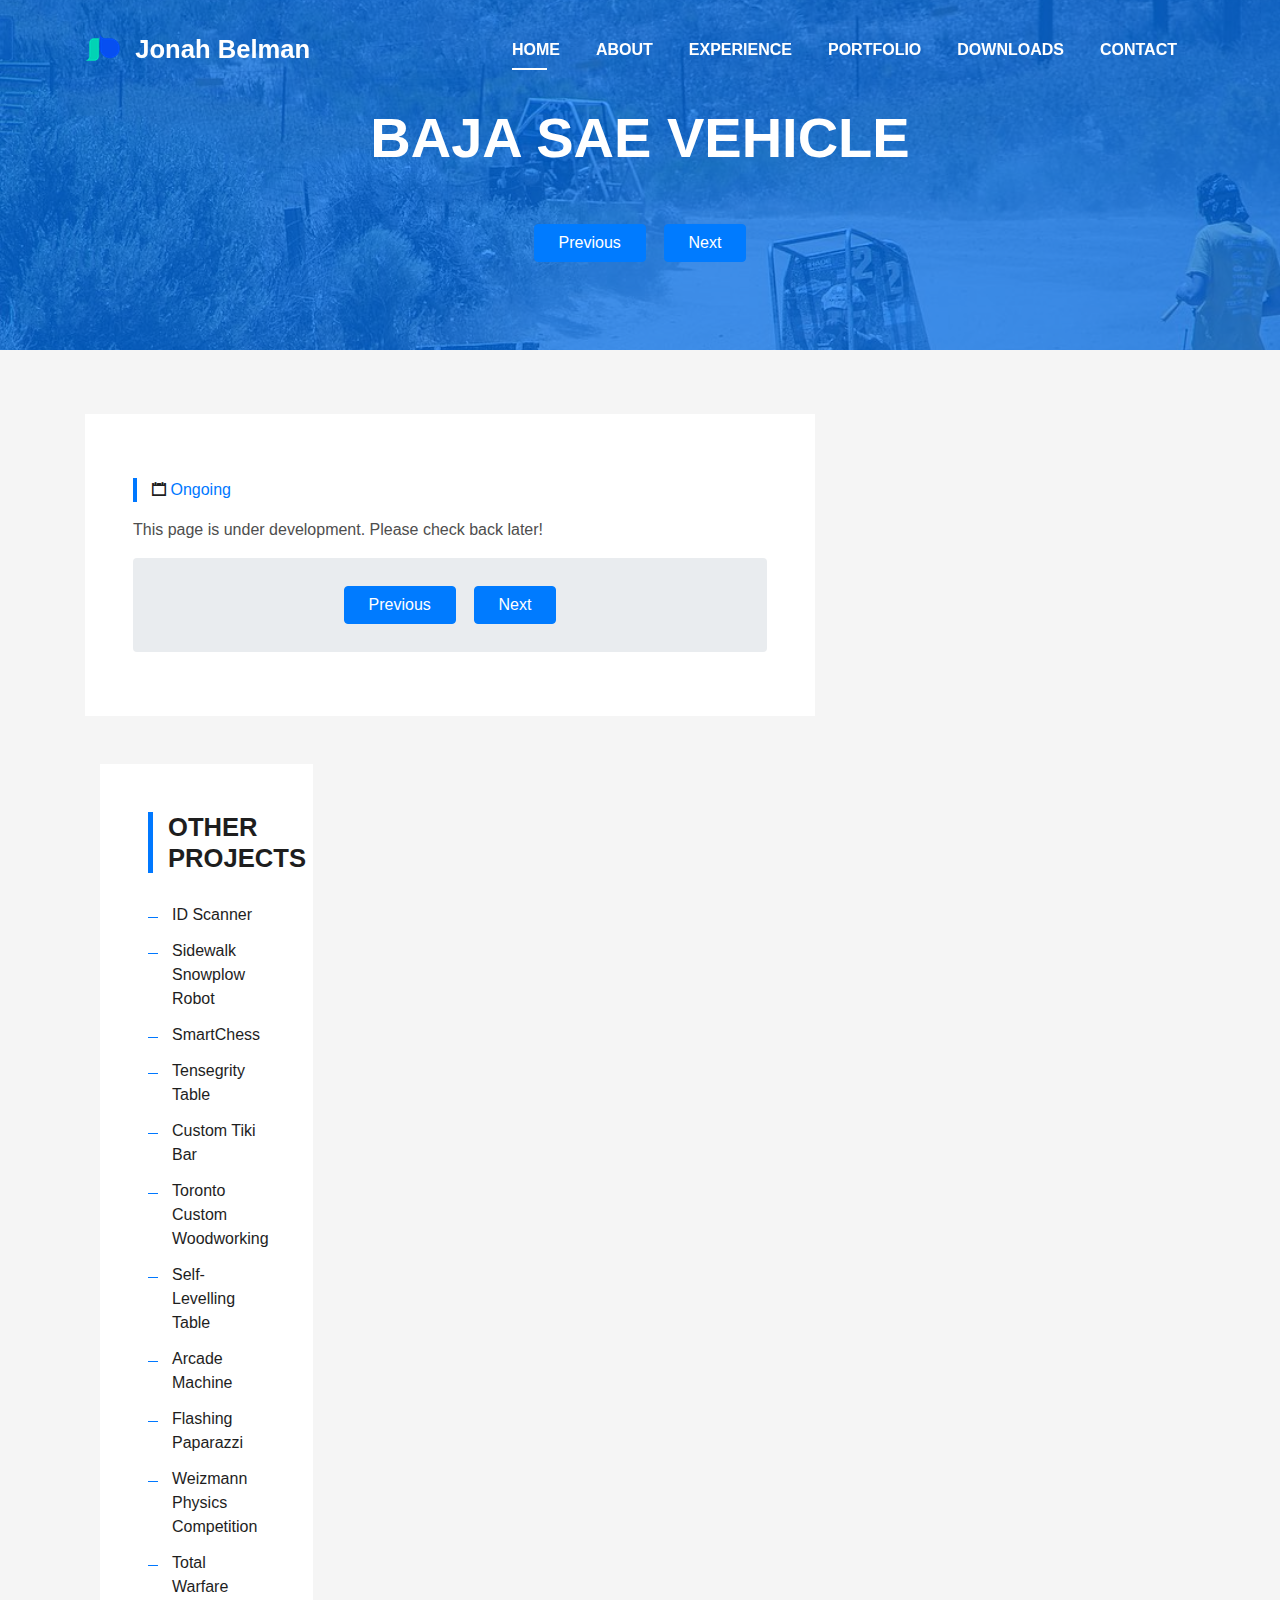
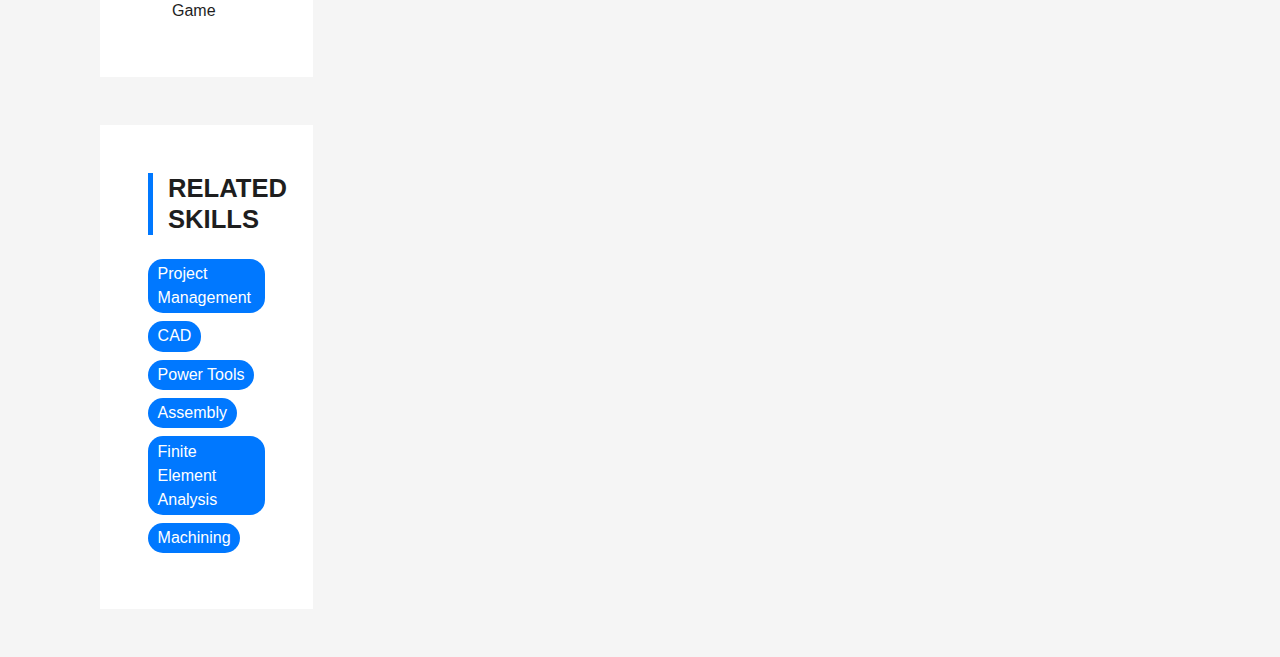
<file: baja.html>
<!DOCTYPE html>
<html lang="en">
<head>
  <meta charset="utf-8">
  <title>Baja SAE</title>
  <meta content="width=device-width, initial-scale=1.0" name="viewport">
  <meta content="" name="keywords">
  <meta content="" name="description">

  <!-- Favicons -->
  <link href="img/logo1.png" rel="icon">
  <link href="img/apple-touch-icon.png" rel="apple-touch-icon">

  <!-- Bootstrap CSS File -->
  <link href="lib/bootstrap/css/bootstrap.min.css" rel="stylesheet">

  <!-- Libraries CSS Files -->
  <link href="lib/font-awesome/css/font-awesome.min.css" rel="stylesheet">
  <link href="lib/animate/animate.min.css" rel="stylesheet">
  <link href="lib/ionicons/css/ionicons.min.css" rel="stylesheet">
  <link href="lib/owlcarousel/assets/owl.carousel.min.css" rel="stylesheet">
  <link href="lib/lightbox/css/lightbox.min.css" rel="stylesheet">

  <!-- Main Stylesheet File -->
  <link href="css/style.css" rel="stylesheet">

  
</head>

<body>
  <!--/ Nav Star /-->
  <nav class="navbar navbar-b navbar-trans navbar-expand-md fixed-top" id="mainNav">
    <div class="container">
    
      <a class="navbar-brand js-scroll" href="#page-top"><img src="img/logo.png" alt="Jonah Belman">&nbsp Jonah Belman</a>
      <button class="navbar-toggler collapsed" type="button" data-toggle="collapse" data-target="#navbarDefault"
        aria-controls="navbarDefault" aria-expanded="false" aria-label="Toggle navigation">
        <span></span>
        <span></span>
        <span></span>
      </button>
      <div class="navbar-collapse collapse justify-content-end" id="navbarDefault">
        <ul class="navbar-nav">
          <li class="nav-item">
            <a class="nav-link js-scroll active" href="index.html">Home</a>
          </li>
          <li class="nav-item">
            <a class="nav-link js-scroll" href="index.html#about">About</a>
          </li>
          <li class="nav-item">
            <a class="nav-link js-scroll" href="index.html#service">Experience</a>
          </li>
          <li class="nav-item">
            <a class="nav-link js-scroll" href="index.html#work">Portfolio</a>
          </li>
          <li class="nav-item">
            <a class="nav-link js-scroll" href="index.html#blog">Downloads</a>
          </li>
          <li class="nav-item">
            <a class="nav-link js-scroll" href="index.html#contact">Contact</a>
          </li>
        </ul>
      </div>
    </div>
  </nav>
  <!--/ Nav End /-->
  <!--/ Nav End /-->

  <!--/ Intro Skew Star /-->
  <div class="intro intro-single route bg-image" style="background-image: url(img/overlay-bg.jpg)">
    <div class="overlay-mf"></div>
    <div class="intro-content display-table">
      <div class="table-cell">
        <div class="container">
          <h2 class="intro-title mb-4">Baja SAE Vehicle</h2>
          <ol class="breadcrumb d-flex justify-content-center">
<!--             <li class="breadcrumb-item"> -->
            <p class="pt-3"><a class="btn btn-primary btn js-scroll px-4" href="total-warfare.html" role="button">Previous</a></p>
            <p>&nbsp&nbsp&nbsp&nbsp</p>
            <p class="pt-3"><a class="btn btn-primary btn js-scroll px-4" href="scanner.html" role="button">Next</a></p>
<!--               <a href="#">Home</a> -->
<!--             </li> -->
<!--             <li class="breadcrumb-item"> -->
<!--               <a href="#">Library</a> -->
<!--             </li> -->
<!--             <li class="breadcrumb-item active">Data</li> -->
          </ol>
        </div>
      </div>
    </div>
  </div>
  <!--/ Intro Skew End /-->

  <!--/ Section Blog-Single Star /-->
  <section class="blog-wrapper sect-pt4" id="blog">
    <div class="container">
      <div class="row">
        <div class="col-md-8">
          <div class="post-box">
            
            <div class="post-meta">
<!--               <h1 class="article-title">Sidewalk Snowplow Robot</h1> -->
              <ul>
                <li>
                  <span class="ion-calendar"></span>
                  <a href="#">Ongoing</a>
                </li>
<!--                 <li> -->
<!--                   <span class="ion-pricetag"></span> -->
<!--                   <a href="#">Web Design</a> -->
<!--                 </li> -->
<!--                 <li> -->
<!--                   <span class="ion-chatbox"></span> -->
<!--                   <a href="#">14</a> -->
<!--                 </li> -->
              </ul>
            </div>
            <div class="article-content">
              <p>
                This page is under development. Please check back later!
              </p>
            </div>
          <!-- <div class="post-thumb">
              <img src="img/snowplow.png" class="img-fluid" alt="">
            </div>
            <div class="post-thumb">
              <img src="img/snowplow/snowplow1.png" class="img-fluid" alt="">
            </div>
            <div class="post-thumb">
              <img src="img/snowplow/snowplow2.png" class="img-fluid" alt="">
            </div>
            <div class="post-thumb">
              <img src="img/snowplow/snowplow3.png" class="img-fluid" alt="">
            </div>
            <div class="post-thumb">
              <img src="img/snowplow/snowplow4.png" class="img-fluid" alt="">
            </div>
          </div>
-->
          <ol class="breadcrumb d-flex justify-content-center">
<!--             <li class="breadcrumb-item"> -->
            <p class="pt-3"><a class="btn btn-primary btn js-scroll px-4" href="total-warfare.html" role="button">Previous</a></p>
            <p>&nbsp&nbsp&nbsp&nbsp</p>
            <p class="pt-3"><a class="btn btn-primary btn js-scroll px-4" href="scanner.html" role="button">Next</a></p>
<!--               <a href="#">Home</a> -->
<!--             </li> -->
<!--             <li class="breadcrumb-item"> -->
<!--               <a href="#">Library</a> -->
<!--             </li> -->
<!--             <li class="breadcrumb-item active">Data</li> -->
          </ol>
<!--           <div class="form-comments"> -->
<!--             <div class="title-box-2"> -->
<!--               <h3 class="title-left"> -->
<!--                 Leave a Reply -->
<!--               </h3> -->
<!--             </div> -->
<!--             <form class="form-mf"> -->
<!--               <div class="row"> -->
<!--                 <div class="col-md-6 mb-3"> -->
<!--                   <div class="form-group"> -->
<!--                     <input type="text" class="form-control input-mf" id="inputName" placeholder="Name *" required> -->
<!--                   </div> -->
<!--                 </div> -->
<!--                 <div class="col-md-6 mb-3"> -->
<!--                   <div class="form-group"> -->
<!--                     <input type="email" class="form-control input-mf" id="inputEmail1" placeholder="Email *" required> -->
<!--                   </div> -->
<!--                 </div> -->
<!--                 <div class="col-md-12 mb-3"> -->
<!--                   <div class="form-group"> -->
<!--                     <input type="url" class="form-control input-mf" id="inputUrl" placeholder="Website"> -->
<!--                   </div> -->
<!--                 </div> -->
<!--                 <div class="col-md-12 mb-3"> -->
<!--                   <div class="form-group"> -->
<!--                     <textarea id="textMessage" class="form-control input-mf" placeholder="Comment *" name="message" -->
<!--                       cols="45" rows="8" required></textarea> -->
<!--                   </div> -->
<!--                 </div> -->
<!--                 <div class="col-md-12"> -->
<!--                   <button type="submit" class="button button-a button-big button-rouded">Send Message</button> -->
<!--                 </div> -->
<!--               </div> -->
<!--             </form> -->
<!--           </div> -->
        </div>
        <div class="col-md-4">
          
          <div class="widget-sidebar">
            <h5 class="sidebar-title">Other Projects</h5>
            <div class="sidebar-content">
              <ul class="list-sidebar">
                <li>
                  <a href="scanner.html">ID Scanner</a>
                </li>
                <li>
                  <a href="snowplow-robot.html">Sidewalk Snowplow Robot</a>
                </li>
                <li>
                  <a href="smartchess.html">SmartChess</a>
                </li>
                
                <li>
                  <a href="tensegrity.html">Tensegrity Table</a>
                </li>
                <li>
                  <a href="tiki.html">Custom Tiki Bar</a>
                </li>
                <li>
                  <a href="tcw.html">Toronto Custom Woodworking</a>
                </li>
                <li>
                  <a href="level.html">Self-Levelling Table</a>
                </li>
                <li>
                  <a href="arcade.html">Arcade Machine</a>
                 </li>
                <li>
                  <a href="paparazzi.html">Flashing Paparazzi</a>
                </li>
                <li>
                  <a href="weizmann.html">Weizmann Physics Competition</a>
                </li>
                <li>
                  <a href="total-warfare.html">Total Warfare Game</a>
                </li>
              </ul>
            </div>
          </div>
          <div class="widget-sidebar widget-tags">
            <h5 class="sidebar-title">Related Skills</h5>
            <div class="sidebar-content">
              <ul>
                <li>
                  <a href="#">Project Management</a>
                </li>
                <li>
                  <a href="#">CAD</a>
                </li>
                <li>
                  <a href="#">Power Tools</a>
                </li>
                <li>
                  <a href="#">Assembly</a>
                </li>
                <li>
                  <a href="#">Finite Element Analysis</a>
                </li>
                <li>
                  <a href="#">Machining</a>
                </li>
              </ul>
            </div>
          </div>
        </div>
      </div>
    </div>
  </section>
  <!--/ Section Blog-Single End /-->

  <!--/ Section Contact-Footer Star /-->
<!--   <section class="paralax-mf footer-paralax bg-image sect-mt4 route" style="background-image: url(img/overlay-bg.jpg)"> -->
<!--     <div class="overlay-mf"></div> -->
<!--     <footer> -->
<!--       <div class="container"> -->
<!--         <div class="row"> -->
<!--           <div class="col-sm-12"> -->
<!--             <div class="copyright-box"> -->
<!--               <p class="copyright">&copy; Copyright <strong>DevFolio</strong>. All Rights Reserved</p> -->
<!--               <div class="credits"> -->
<!--                  -->
<!--                   All the links in the footer should remain intact. -->
<!--                   You can delete the links only if you purchased the pro version. -->
<!--                   Licensing information: https://bootstrapmade.com/license/ -->
<!--                   Purchase the pro version with working PHP/AJAX contact form: https://bootstrapmade.com/buy/?theme=DevFolio -->
<!--                 --> 
<!--                 Designed by <a href="https://bootstrapmade.com/">BootstrapMade</a> -->
<!--               </div> -->
<!--             </div> -->
<!--           </div> -->
<!--         </div> -->
<!--       </div> -->
<!--     </footer> -->
<!--   </section> -->
  <!--/ Section Contact-footer End /-->

  <a href="#" class="back-to-top"><i class="fa fa-chevron-up"></i></a>
  <div id="preloader"></div>

  <!-- JavaScript Libraries -->
  <script src="lib/jquery/jquery.min.js"></script>
  <script src="lib/jquery/jquery-migrate.min.js"></script>
  <script src="lib/popper/popper.min.js"></script>
  <script src="lib/bootstrap/js/bootstrap.min.js"></script>
  <script src="lib/easing/easing.min.js"></script>
  <script src="lib/counterup/jquery.waypoints.min.js"></script>
  <script src="lib/counterup/jquery.counterup.js"></script>
  <script src="lib/owlcarousel/owl.carousel.min.js"></script>
  <script src="lib/lightbox/js/lightbox.min.js"></script>
  <script src="lib/typed/typed.min.js"></script>
  <!-- Contact Form JavaScript File -->
  <script src="contactform/contactform.js"></script>

  <!-- Template Main Javascript File -->
  <script src="js/main.js"></script>

</body>
</html>
</file>
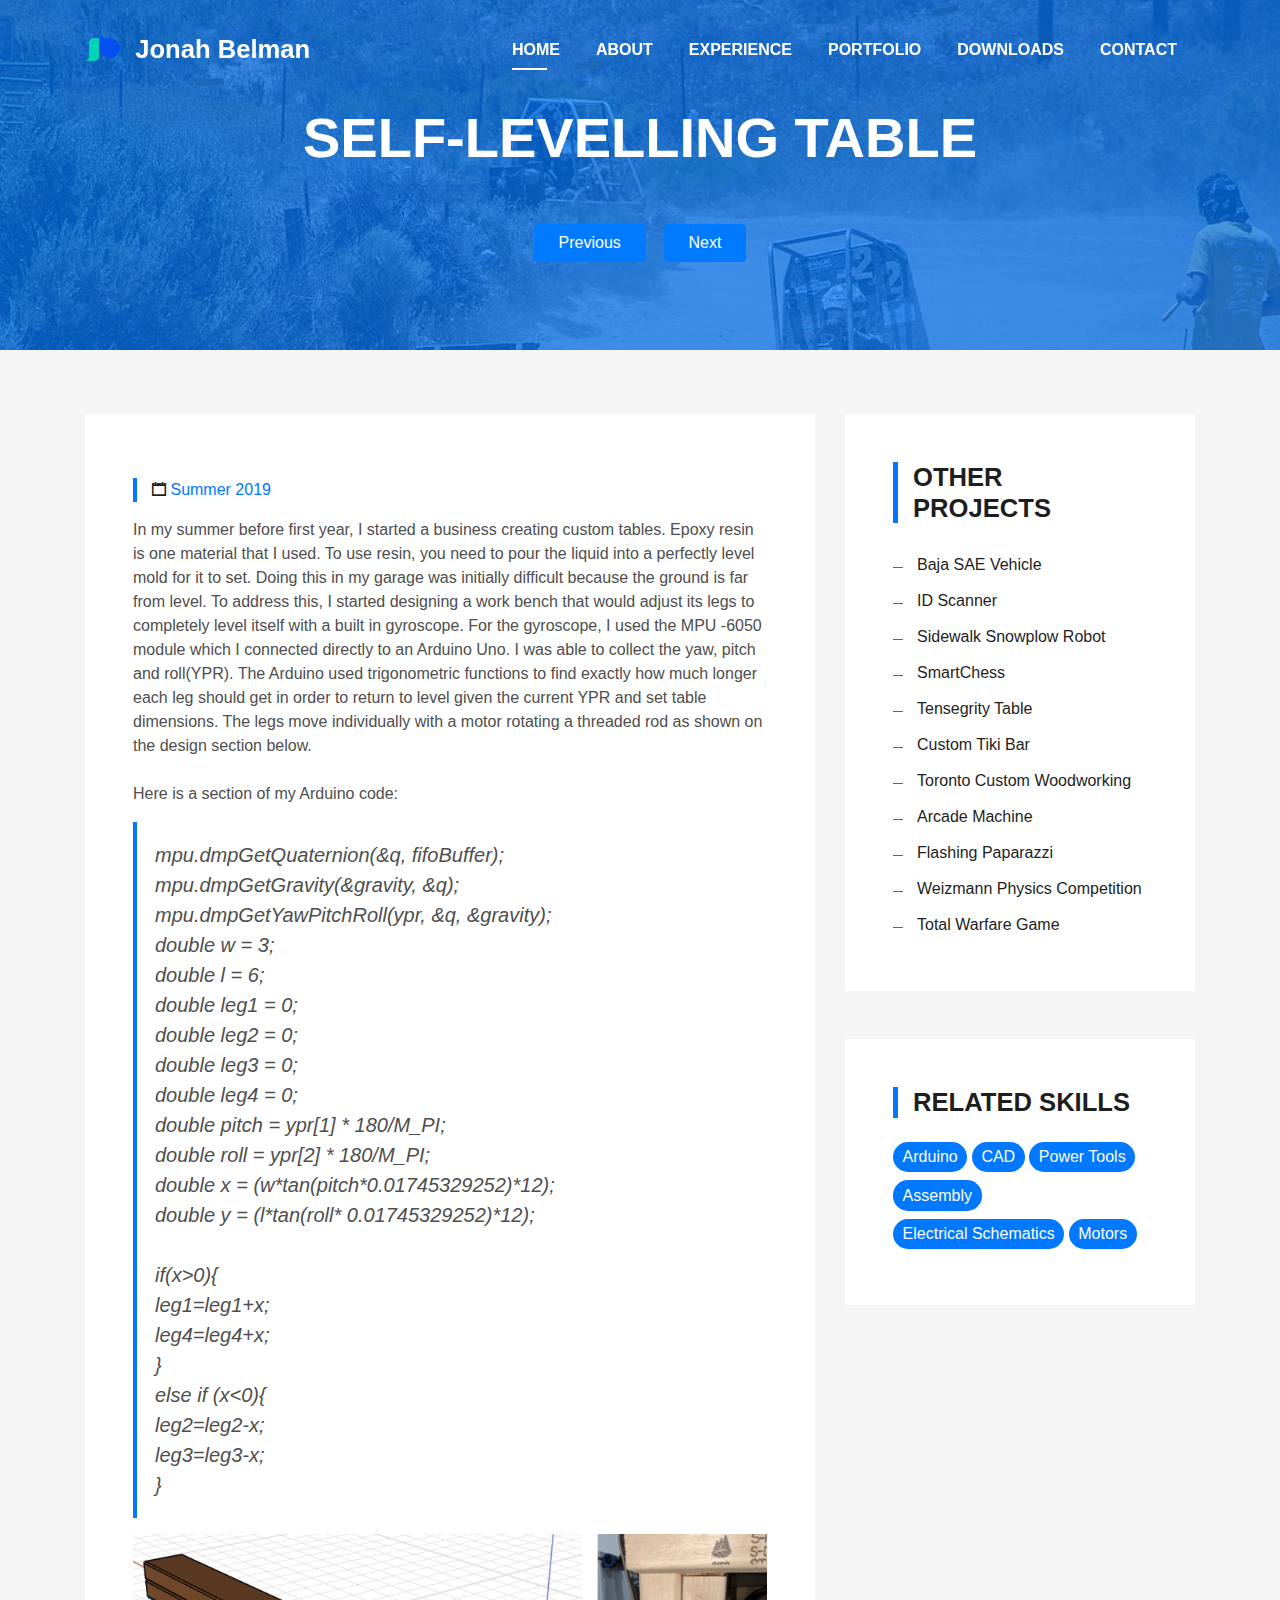
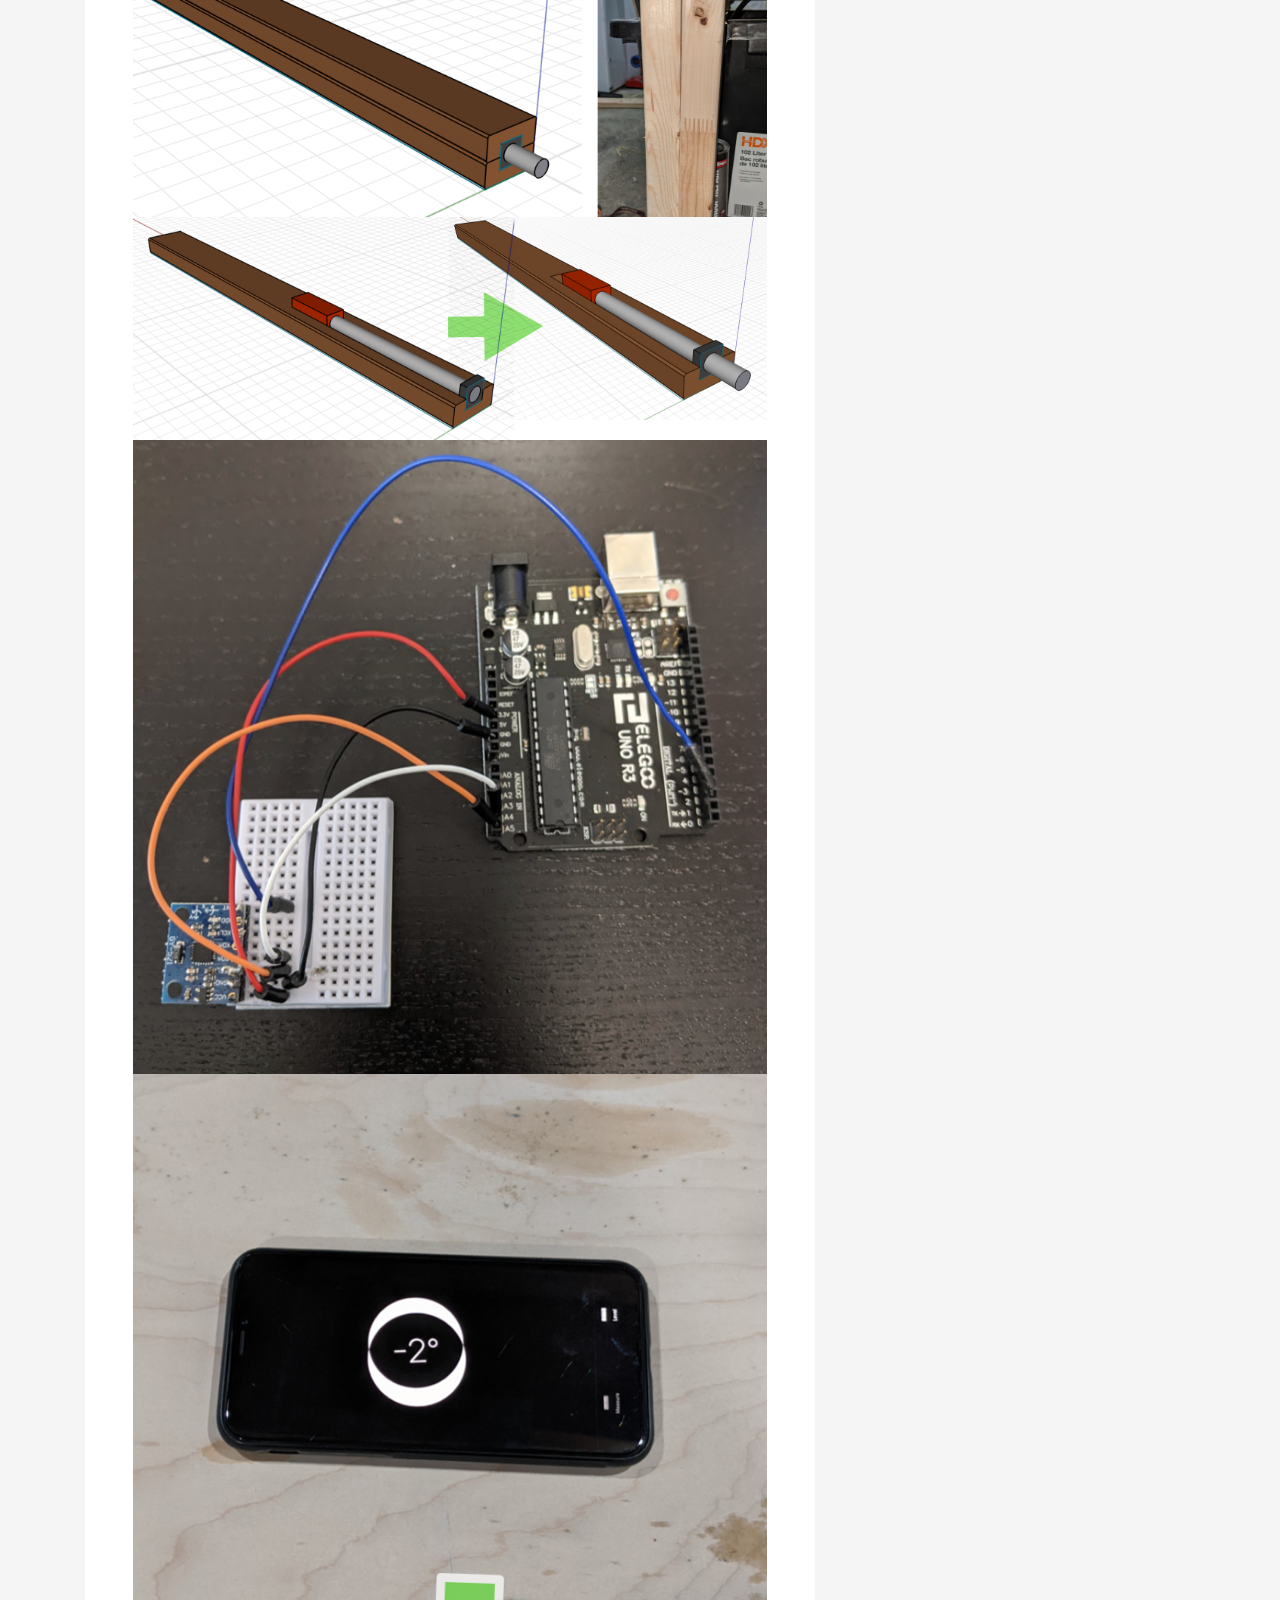
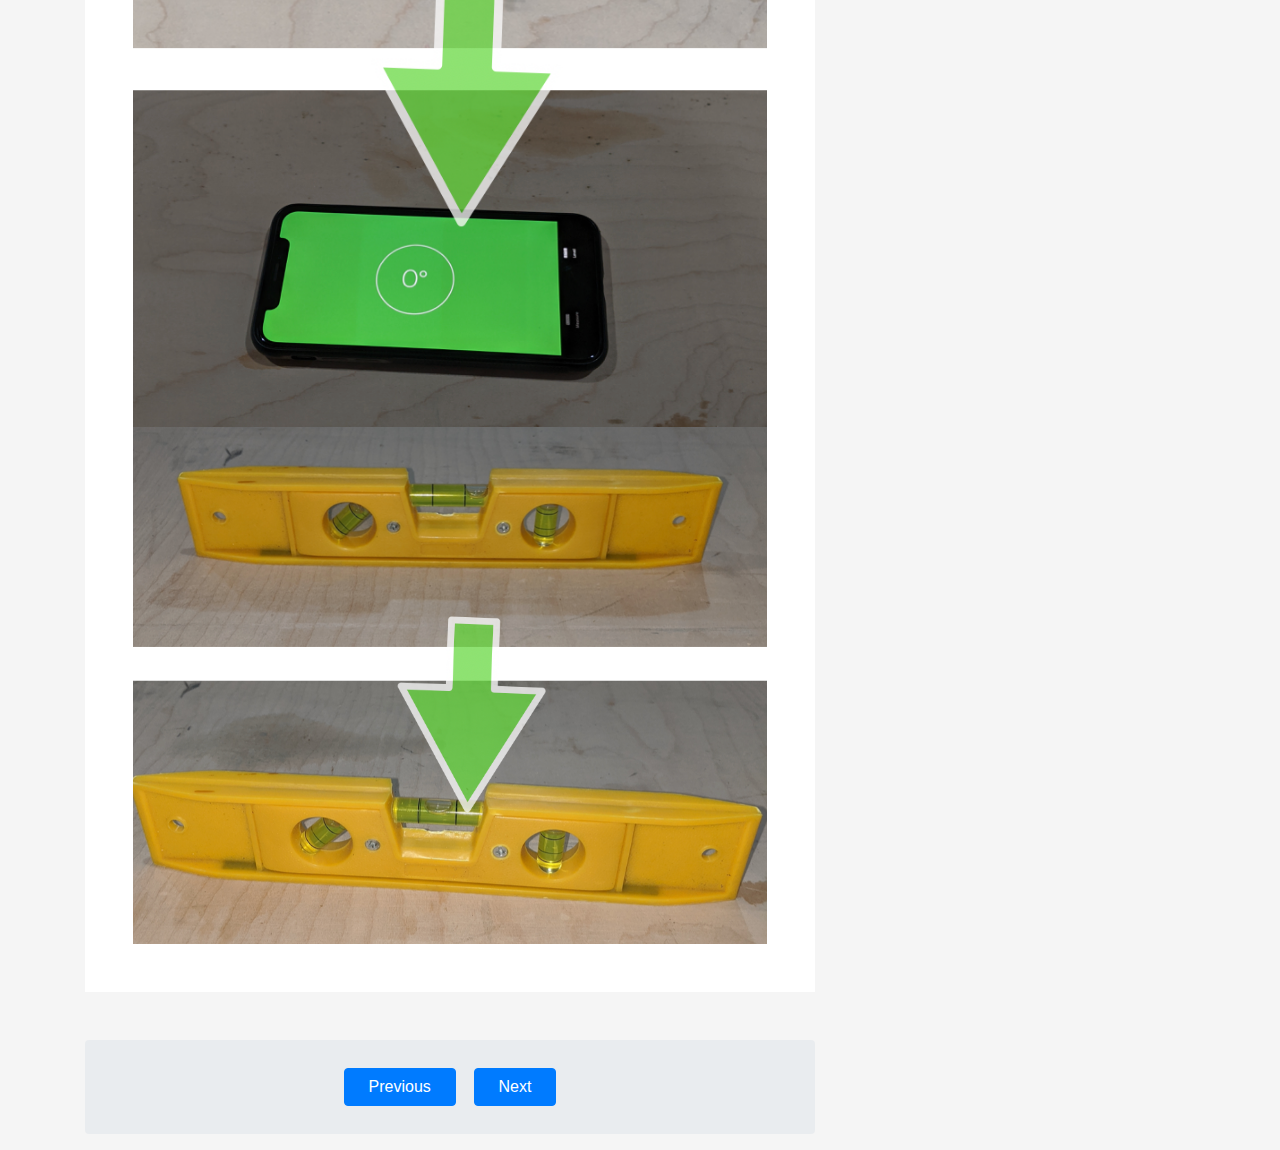
<file: level.html>
<!DOCTYPE html>
<html lang="en">
<head>
  <meta charset="utf-8">
  <title>Self-Levelling Table</title>
  <meta content="width=device-width, initial-scale=1.0" name="viewport">
  <meta content="" name="keywords">
  <meta content="" name="description">

  <!-- Favicons -->
  <link href="img/logo1.png" rel="icon">
  <link href="img/apple-touch-icon.png" rel="apple-touch-icon">

  <!-- Bootstrap CSS File -->
  <link href="lib/bootstrap/css/bootstrap.min.css" rel="stylesheet">

  <!-- Libraries CSS Files -->
  <link href="lib/font-awesome/css/font-awesome.min.css" rel="stylesheet">
  <link href="lib/animate/animate.min.css" rel="stylesheet">
  <link href="lib/ionicons/css/ionicons.min.css" rel="stylesheet">
  <link href="lib/owlcarousel/assets/owl.carousel.min.css" rel="stylesheet">
  <link href="lib/lightbox/css/lightbox.min.css" rel="stylesheet">

  <!-- Main Stylesheet File -->
  <link href="css/style.css" rel="stylesheet">

  
</head>

<body>
  <!--/ Nav Star /-->
  <nav class="navbar navbar-b navbar-trans navbar-expand-md fixed-top" id="mainNav">
    <div class="container">
    
      <a class="navbar-brand js-scroll" href="#page-top"><img src="img/logo.png" alt="Jonah Belman">&nbsp Jonah Belman</a>
      <button class="navbar-toggler collapsed" type="button" data-toggle="collapse" data-target="#navbarDefault"
        aria-controls="navbarDefault" aria-expanded="false" aria-label="Toggle navigation">
        <span></span>
        <span></span>
        <span></span>
      </button>
      <div class="navbar-collapse collapse justify-content-end" id="navbarDefault">
        <ul class="navbar-nav">
          <li class="nav-item">
            <a class="nav-link js-scroll active" href="index.html">Home</a>
          </li>
          <li class="nav-item">
            <a class="nav-link js-scroll" href="index.html#about">About</a>
          </li>
          <li class="nav-item">
            <a class="nav-link js-scroll" href="index.html#service">Experience</a>
          </li>
          <li class="nav-item">
            <a class="nav-link js-scroll" href="index.html#work">Portfolio</a>
          </li>
          <li class="nav-item">
            <a class="nav-link js-scroll" href="index.html#blog">Downloads</a>
          </li>
          <li class="nav-item">
            <a class="nav-link js-scroll" href="index.html#contact">Contact</a>
          </li>
        </ul>
      </div>
    </div>
  </nav>
  <!--/ Nav End /-->
  <!--/ Nav End /-->

  <!--/ Intro Skew Star /-->
  <div class="intro intro-single route bg-image" style="background-image: url(img/overlay-bg.jpg)">
    <div class="overlay-mf"></div>
    <div class="intro-content display-table">
      <div class="table-cell">
        <div class="container">
          <h2 class="intro-title mb-4">Self-Levelling Table</h2>
          <ol class="breadcrumb d-flex justify-content-center">
<!--             <li class="breadcrumb-item"> -->
            <p class="pt-3"><a class="btn btn-primary btn js-scroll px-4" href="tcw.html" role="button">Previous</a></p>
            <p>&nbsp&nbsp&nbsp&nbsp</p>
            <p class="pt-3"><a class="btn btn-primary btn js-scroll px-4" href="arcade.html" role="button">Next</a></p>
<!--               <a href="#">Home</a> -->
<!--             </li> -->
<!--             <li class="breadcrumb-item"> -->
<!--               <a href="#">Library</a> -->
<!--             </li> -->
<!--             <li class="breadcrumb-item active">Data</li> -->
          </ol>
        </div>
      </div>
    </div>
  </div>
  <!--/ Intro Skew End /-->

  <!--/ Section Blog-Single Star /-->
  <section class="blog-wrapper sect-pt4" id="blog">
    <div class="container">
      <div class="row">
        <div class="col-md-8">
          <div class="post-box">
            
            <div class="post-meta">
<!--               <h1 class="article-title">Sidewalk Snowplow Robot</h1> -->
              <ul>
                <li>
                  <span class="ion-calendar"></span>
                  <a href="#">Summer 2019</a>
                </li>
<!--                 <li> -->
<!--                   <span class="ion-pricetag"></span> -->
<!--                   <a href="#">Web Design</a> -->
<!--                 </li> -->
<!--                 <li> -->
<!--                   <span class="ion-chatbox"></span> -->
<!--                   <a href="#">14</a> -->
<!--                 </li> -->
              </ul>
            </div>
            <div class="article-content">
              <p>
                In my summer before first year, I started a business creating custom tables. Epoxy resin is one material that I used. To use resin, you need to pour the liquid into a perfectly level mold for it to set. Doing this in my garage was initially difficult because the ground is far from level. To address this, I started designing a work bench that would adjust its legs to completely level itself with a built in gyroscope. For the gyroscope, I used the MPU -6050 module which I connected directly to an Arduino Uno. I was able to collect the yaw, pitch and roll(YPR). The Arduino used trigonometric functions to find exactly how much longer each leg should get in order to return to level given the current YPR and set table dimensions. The legs move individually with a motor rotating a threaded rod as shown on the design section below.

                <br><br>Here is a section of my Arduino code: </p>
                 <blockquote class="blockquote">
                                <p class="mb-0">mpu.dmpGetQuaternion(&q, fifoBuffer); <br>
                                mpu.dmpGetGravity(&gravity, &q);<br>
                                mpu.dmpGetYawPitchRoll(ypr, &q, &gravity);<br>
                                double w = 3;<br>
                                double l = 6;<br>
                                double leg1 = 0;<br>
                                double leg2 = 0;<br>
                                double leg3 = 0;<br>
                                double leg4 = 0;<br>
                                double pitch = ypr[1] * 180/M_PI;<br>
                                double roll = ypr[2] * 180/M_PI;<br>
                                double x = (w*tan(pitch*0.01745329252)*12);<br>
                                double y = (l*tan(roll* 0.01745329252)*12);<br>
                                    <br>
                                if(x>0){<br>
                                  leg1=leg1+x;<br>
                                  leg4=leg4+x;<br>
                                }<br>
                                else if (x<0){<br>
                                  leg2=leg2-x;<br>
                                  leg3=leg3-x;<br>
                                    }
                                  </p>
                              </blockquote>
                
             
            </div>
            <div class="post-thumb">
              <img src="img/level/level1.png" class="img-fluid" alt="">
            </div>
            <div class="post-thumb">
              <img src="img/level/level2.png" class="img-fluid" alt="">
            </div>
            <div class="post-thumb">
              <img src="img/level/level3.png" class="img-fluid" alt="">
            </div>
            <div class="post-thumb">
              <img src="img/level/level4.png" class="img-fluid" alt="">
            </div>
            <div class="post-thumb">
              <img src="img/level/level5.png" class="img-fluid" alt="">
            </div>
            
          </div>
          <ol class="breadcrumb d-flex justify-content-center">
          <p class="pt-3"><a class="btn btn-primary btn js-scroll px-4" href="tcw.html" role="button">Previous</a></p>
          <p>&nbsp&nbsp&nbsp&nbsp</p>
          <p class="pt-3"><a class="btn btn-primary btn js-scroll px-4" href="arcade.html" role="button">Next</a></p>
          </ol>
<!--           <div class="form-comments"> -->
<!--             <div class="title-box-2"> -->
<!--               <h3 class="title-left"> -->
<!--                 Leave a Reply -->
<!--               </h3> -->
<!--             </div> -->
<!--             <form class="form-mf"> -->
<!--               <div class="row"> -->
<!--                 <div class="col-md-6 mb-3"> -->
<!--                   <div class="form-group"> -->
<!--                     <input type="text" class="form-control input-mf" id="inputName" placeholder="Name *" required> -->
<!--                   </div> -->
<!--                 </div> -->
<!--                 <div class="col-md-6 mb-3"> -->
<!--                   <div class="form-group"> -->
<!--                     <input type="email" class="form-control input-mf" id="inputEmail1" placeholder="Email *" required> -->
<!--                   </div> -->
<!--                 </div> -->
<!--                 <div class="col-md-12 mb-3"> -->
<!--                   <div class="form-group"> -->
<!--                     <input type="url" class="form-control input-mf" id="inputUrl" placeholder="Website"> -->
<!--                   </div> -->
<!--                 </div> -->
<!--                 <div class="col-md-12 mb-3"> -->
<!--                   <div class="form-group"> -->
<!--                     <textarea id="textMessage" class="form-control input-mf" placeholder="Comment *" name="message" -->
<!--                       cols="45" rows="8" required></textarea> -->
<!--                   </div> -->
<!--                 </div> -->
<!--                 <div class="col-md-12"> -->
<!--                   <button type="submit" class="button button-a button-big button-rouded">Send Message</button> -->
<!--                 </div> -->
<!--               </div> -->
<!--             </form> -->
<!--           </div> -->
        </div>
        <div class="col-md-4">
          
          <div class="widget-sidebar">
            <h5 class="sidebar-title">Other Projects</h5>
            <div class="sidebar-content">
              <ul class="list-sidebar">
                <li>
                  <a href="baja.html">Baja SAE Vehicle</a>
                </li>
                <li>
                  <a href="scanner.html">ID Scanner</a>
                </li>
              <li>
                <a href="snowplow-robot.html">Sidewalk Snowplow Robot</a>
              </li>
                <li>
                  <a href="smartchess.html">SmartChess</a>
                </li>
                
                <li>
                  <a href="tensegrity.html">Tensegrity Table</a>
                </li>
                <li>
                  <a href="tiki.html">Custom Tiki Bar</a>
                </li>
                <li>
                  <a href="tcw.html">Toronto Custom Woodworking</a>
                </li>
                
                <li>
                  <a href="arcade.html">Arcade Machine</a>
                 </li>
                <li>
                  <a href="paparazzi.html">Flashing Paparazzi</a>
                </li>
                <li>
                  <a href="weizmann.html">Weizmann Physics Competition</a>
                </li>
                <li>
                  <a href="total-warfare.html">Total Warfare Game</a>
                </li>
              </ul>
            </div>
          </div>
          <div class="widget-sidebar widget-tags">
            <h5 class="sidebar-title">Related Skills</h5>
            <div class="sidebar-content">
              <ul>
              
                <li>
                  <a href="#">Arduino</a>
                </li>
                <li>
                  <a href="#">CAD</a>
                </li>
                <li>
                  <a href="#">Power Tools</a>
                </li>
                <li>
                  <a href="#">Assembly</a>
                </li>
                <li>
                  <a href="#">Electrical Schematics</a>
                </li>
                <li>
                  <a href="#">Motors</a>
                </li>
              </ul>
            </div>
          </div>
        </div>
      </div>
    </div>
  </section>
  <!--/ Section Blog-Single End /-->

  <!--/ Section Contact-Footer Star /-->
<!--   <section class="paralax-mf footer-paralax bg-image sect-mt4 route" style="background-image: url(img/overlay-bg.jpg)"> -->
<!--     <div class="overlay-mf"></div> -->
<!--     <footer> -->
<!--       <div class="container"> -->
<!--         <div class="row"> -->
<!--           <div class="col-sm-12"> -->
<!--             <div class="copyright-box"> -->
<!--               <p class="copyright">&copy; Copyright <strong>DevFolio</strong>. All Rights Reserved</p> -->
<!--               <div class="credits"> -->
<!--                  -->
<!--                   All the links in the footer should remain intact. -->
<!--                   You can delete the links only if you purchased the pro version. -->
<!--                   Licensing information: https://bootstrapmade.com/license/ -->
<!--                   Purchase the pro version with working PHP/AJAX contact form: https://bootstrapmade.com/buy/?theme=DevFolio -->
<!--                 --> 
<!--                 Designed by <a href="https://bootstrapmade.com/">BootstrapMade</a> -->
<!--               </div> -->
<!--             </div> -->
<!--           </div> -->
<!--         </div> -->
<!--       </div> -->
<!--     </footer> -->
<!--   </section> -->
  <!--/ Section Contact-footer End /-->

  <a href="#" class="back-to-top"><i class="fa fa-chevron-up"></i></a>
  <div id="preloader"></div>

  <!-- JavaScript Libraries -->
  <script src="lib/jquery/jquery.min.js"></script>
  <script src="lib/jquery/jquery-migrate.min.js"></script>
  <script src="lib/popper/popper.min.js"></script>
  <script src="lib/bootstrap/js/bootstrap.min.js"></script>
  <script src="lib/easing/easing.min.js"></script>
  <script src="lib/counterup/jquery.waypoints.min.js"></script>
  <script src="lib/counterup/jquery.counterup.js"></script>
  <script src="lib/owlcarousel/owl.carousel.min.js"></script>
  <script src="lib/lightbox/js/lightbox.min.js"></script>
  <script src="lib/typed/typed.min.js"></script>
  <!-- Contact Form JavaScript File -->
  <script src="contactform/contactform.js"></script>

  <!-- Template Main Javascript File -->
  <script src="js/main.js"></script>

</body>
</html>
</file>
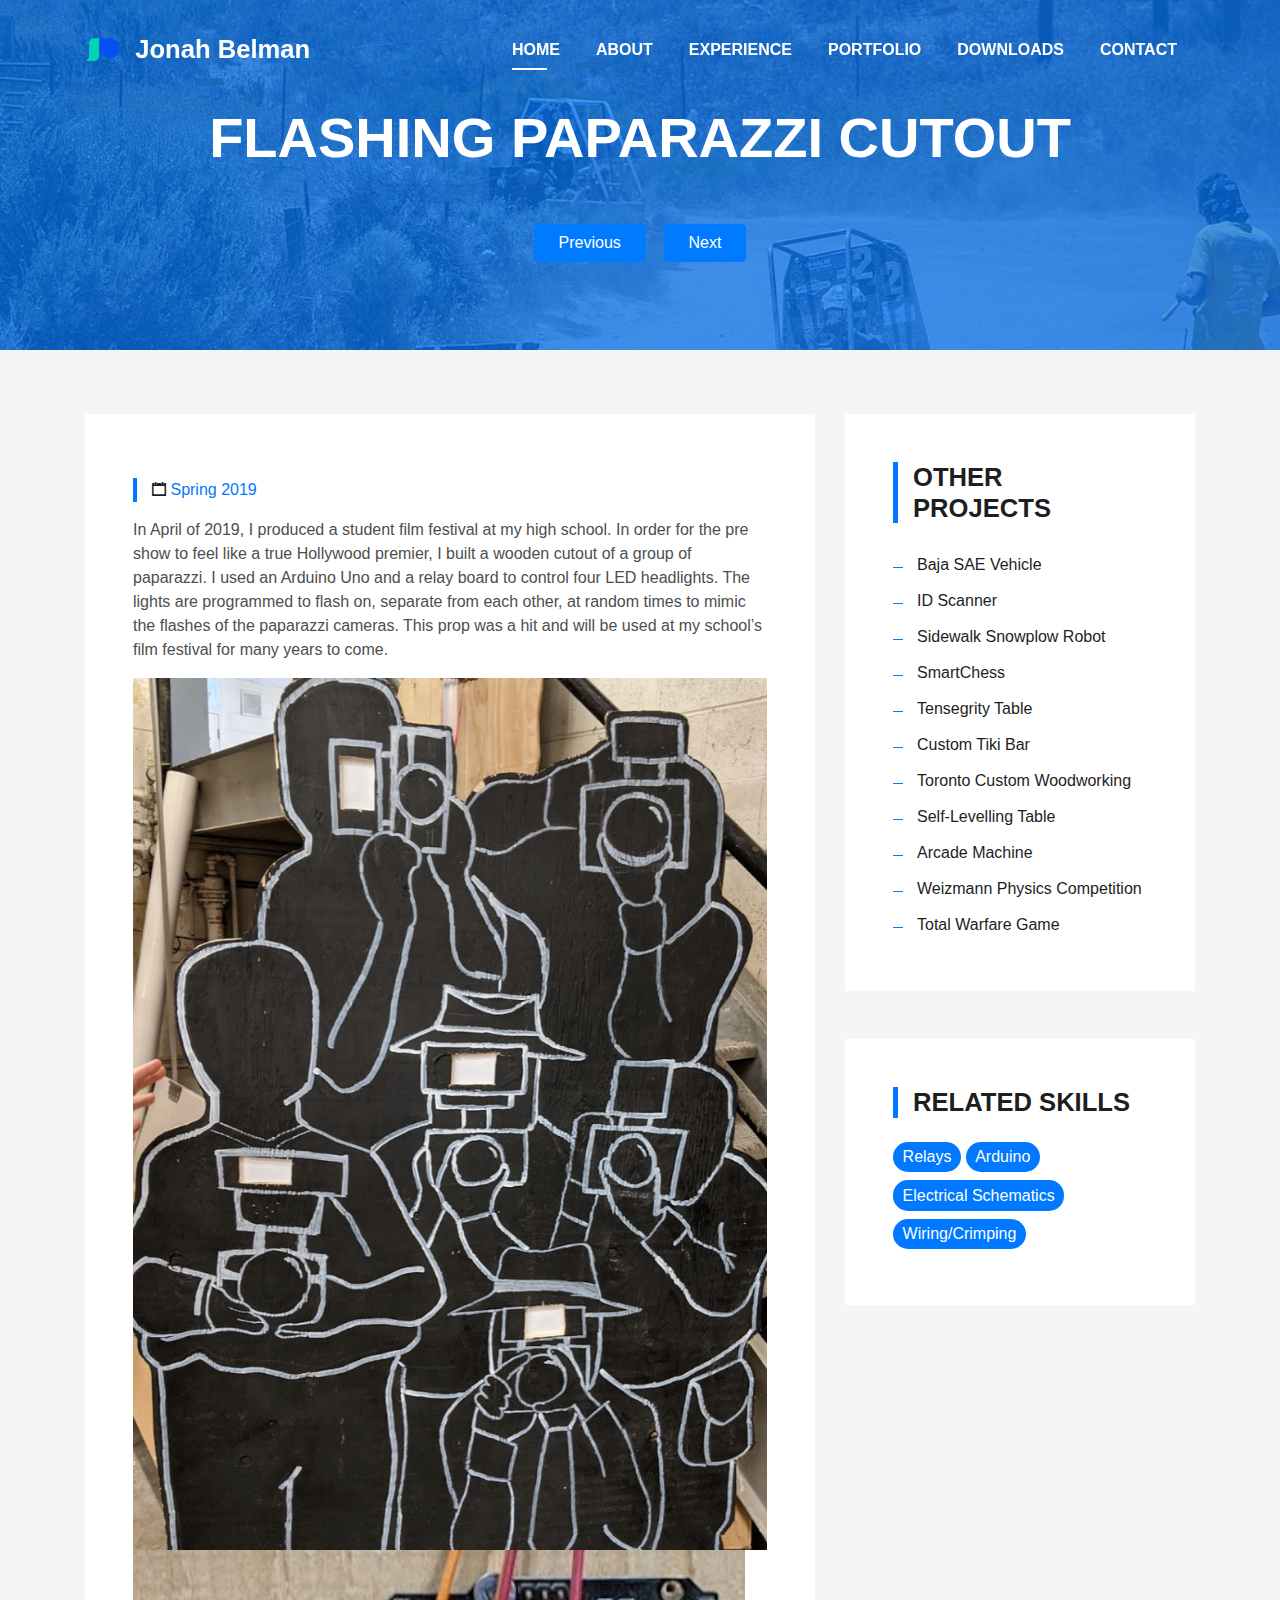
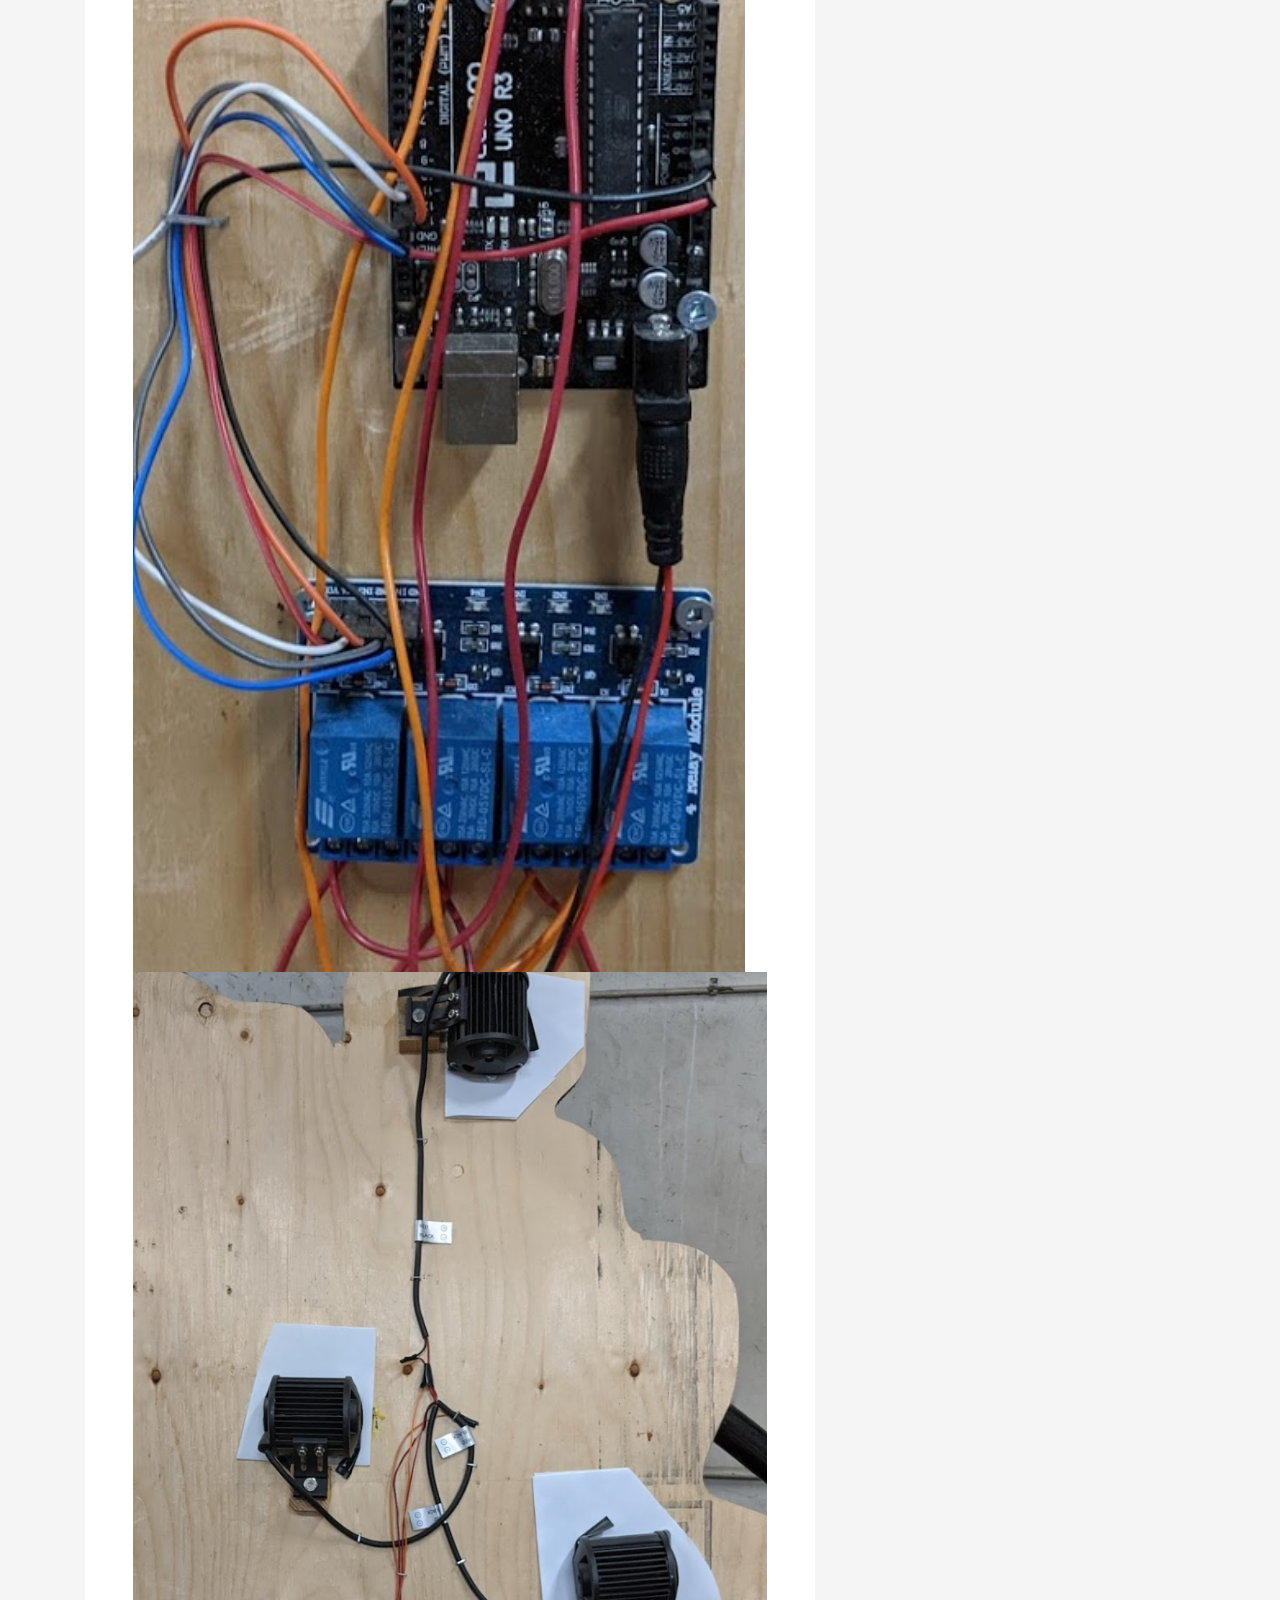
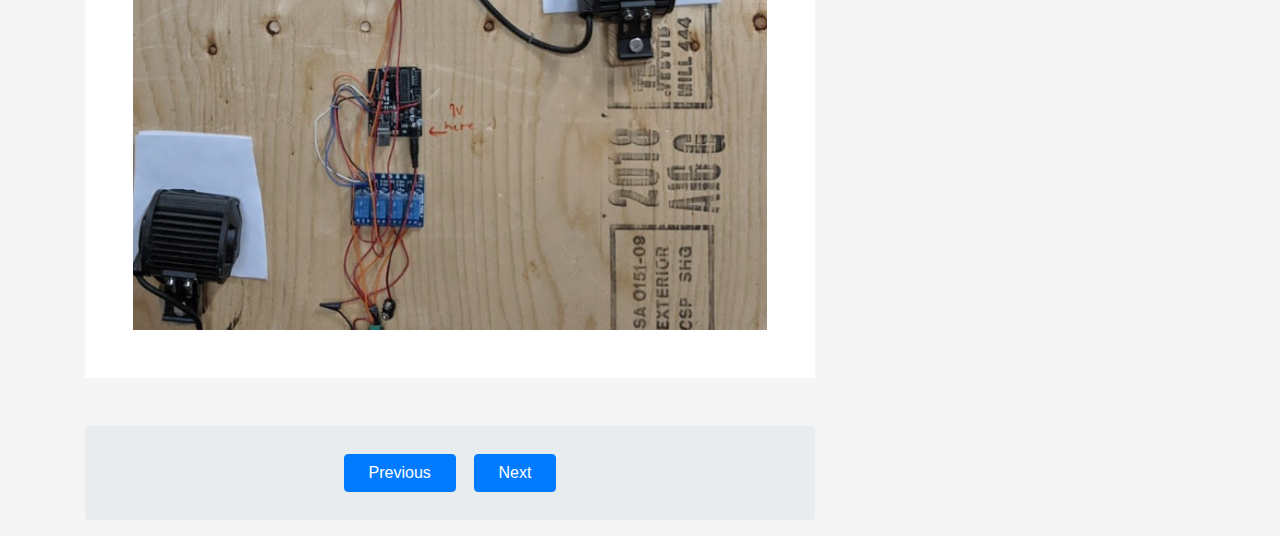
<file: paparazzi.html>
<!DOCTYPE html>
<html lang="en">
<head>
  <meta charset="utf-8">
  <title>Flashing Paparazzi Cutout</title>
  <meta content="width=device-width, initial-scale=1.0" name="viewport">
  <meta content="" name="keywords">
  <meta content="" name="description">

  <!-- Favicons -->
  <link href="img/logo1.png" rel="icon">
  <link href="img/apple-touch-icon.png" rel="apple-touch-icon">

  <!-- Bootstrap CSS File -->
  <link href="lib/bootstrap/css/bootstrap.min.css" rel="stylesheet">

  <!-- Libraries CSS Files -->
  <link href="lib/font-awesome/css/font-awesome.min.css" rel="stylesheet">
  <link href="lib/animate/animate.min.css" rel="stylesheet">
  <link href="lib/ionicons/css/ionicons.min.css" rel="stylesheet">
  <link href="lib/owlcarousel/assets/owl.carousel.min.css" rel="stylesheet">
  <link href="lib/lightbox/css/lightbox.min.css" rel="stylesheet">

  <!-- Main Stylesheet File -->
  <link href="css/style.css" rel="stylesheet">

  
</head>

<body>
  <!--/ Nav Star /-->
  <nav class="navbar navbar-b navbar-trans navbar-expand-md fixed-top" id="mainNav">
    <div class="container">
    
      <a class="navbar-brand js-scroll" href="#page-top"><img src="img/logo.png" alt="Jonah Belman">&nbsp Jonah Belman</a>
      <button class="navbar-toggler collapsed" type="button" data-toggle="collapse" data-target="#navbarDefault"
        aria-controls="navbarDefault" aria-expanded="false" aria-label="Toggle navigation">
        <span></span>
        <span></span>
        <span></span>
      </button>
      <div class="navbar-collapse collapse justify-content-end" id="navbarDefault">
        <ul class="navbar-nav">
          <li class="nav-item">
            <a class="nav-link js-scroll active" href="index.html">Home</a>
          </li>
          <li class="nav-item">
            <a class="nav-link js-scroll" href="index.html#about">About</a>
          </li>
          <li class="nav-item">
            <a class="nav-link js-scroll" href="index.html#service">Experience</a>
          </li>
          <li class="nav-item">
            <a class="nav-link js-scroll" href="index.html#work">Portfolio</a>
          </li>
          <li class="nav-item">
            <a class="nav-link js-scroll" href="index.html#blog">Downloads</a>
          </li>
          <li class="nav-item">
            <a class="nav-link js-scroll" href="index.html#contact">Contact</a>
          </li>
        </ul>
      </div>
    </div>
  </nav>
  <!--/ Nav End /-->
  <!--/ Nav End /-->

  <!--/ Intro Skew Star /-->
  <div class="intro intro-single route bg-image" style="background-image: url(img/overlay-bg.jpg)">
    <div class="overlay-mf"></div>
    <div class="intro-content display-table">
      <div class="table-cell">
        <div class="container">
          <h2 class="intro-title mb-4">Flashing Paparazzi Cutout</h2>
          <ol class="breadcrumb d-flex justify-content-center">
<!--             <li class="breadcrumb-item"> -->
            <p class="pt-3"><a class="btn btn-primary btn js-scroll px-4" href="arcade.html" role="button">Previous</a></p>
            <p>&nbsp&nbsp&nbsp&nbsp</p>
            <p class="pt-3"><a class="btn btn-primary btn js-scroll px-4" href="weizmann.html" role="button">Next</a></p>
<!--               <a href="#">Home</a> -->
<!--             </li> -->
<!--             <li class="breadcrumb-item"> -->
<!--               <a href="#">Library</a> -->
<!--             </li> -->
<!--             <li class="breadcrumb-item active">Data</li> -->
          </ol>
        </div>
      </div>
    </div>
  </div>
  <!--/ Intro Skew End /-->

  <!--/ Section Blog-Single Star /-->
  <section class="blog-wrapper sect-pt4" id="blog">
    <div class="container">
      <div class="row">
        <div class="col-md-8">
          <div class="post-box">
            
            <div class="post-meta">
<!--               <h1 class="article-title">Sidewalk Snowplow Robot</h1> -->
              <ul>
                <li>
                  <span class="ion-calendar"></span>
                  <a href="#">Spring 2019</a>
                </li>
<!--                 <li> -->
<!--                   <span class="ion-pricetag"></span> -->
<!--                   <a href="#">Web Design</a> -->
<!--                 </li> -->
<!--                 <li> -->
<!--                   <span class="ion-chatbox"></span> -->
<!--                   <a href="#">14</a> -->
<!--                 </li> -->
              </ul>
            </div>
            <div class="article-content">
              <p>
                In April of 2019, I produced a student film festival at my high school. In order for the pre show to feel like a true Hollywood premier, I built a wooden cutout of a group of paparazzi. I used an Arduino Uno and a relay board to control four LED headlights. The lights are programmed to flash on, separate from each other, at random times to mimic the flashes of the paparazzi cameras. This prop was a hit and will be used at my school’s film festival for many years to come.
              </p>
            </div>
            <div class="post-thumb">
              <img src="img/paparazzi/paparazzi1.png" class="img-fluid" alt="">
            </div>
            <div class="post-thumb">
              <img src="img/paparazzi/paparazzi2.png" class="img-fluid" alt="">
            </div>
            <div class="post-thumb">
              <img src="img/paparazzi/paparazzi3.png" class="img-fluid" alt="">
            </div>
          </div>
          <ol class="breadcrumb d-flex justify-content-center">
    <!--             <li class="breadcrumb-item"> -->
            <p class="pt-3"><a class="btn btn-primary btn js-scroll px-4" href="arcade.html" role="button">Previous</a></p>
            <p>&nbsp&nbsp&nbsp&nbsp</p>
            <p class="pt-3"><a class="btn btn-primary btn js-scroll px-4" href="weizmann.html" role="button">Next</a></p>
    <!--               <a href="#">Home</a> -->
    <!--             </li> -->
    <!--             <li class="breadcrumb-item"> -->
    <!--               <a href="#">Library</a> -->
    <!--             </li> -->
    <!--             <li class="breadcrumb-item active">Data</li> -->
           </ol>
<!--           <div class="form-comments"> -->
<!--             <div class="title-box-2"> -->
<!--               <h3 class="title-left"> -->
<!--                 Leave a Reply -->
<!--               </h3> -->
<!--             </div> -->
<!--             <form class="form-mf"> -->
<!--               <div class="row"> -->
<!--                 <div class="col-md-6 mb-3"> -->
<!--                   <div class="form-group"> -->
<!--                     <input type="text" class="form-control input-mf" id="inputName" placeholder="Name *" required> -->
<!--                   </div> -->
<!--                 </div> -->
<!--                 <div class="col-md-6 mb-3"> -->
<!--                   <div class="form-group"> -->
<!--                     <input type="email" class="form-control input-mf" id="inputEmail1" placeholder="Email *" required> -->
<!--                   </div> -->
<!--                 </div> -->
<!--                 <div class="col-md-12 mb-3"> -->
<!--                   <div class="form-group"> -->
<!--                     <input type="url" class="form-control input-mf" id="inputUrl" placeholder="Website"> -->
<!--                   </div> -->
<!--                 </div> -->
<!--                 <div class="col-md-12 mb-3"> -->
<!--                   <div class="form-group"> -->
<!--                     <textarea id="textMessage" class="form-control input-mf" placeholder="Comment *" name="message" -->
<!--                       cols="45" rows="8" required></textarea> -->
<!--                   </div> -->
<!--                 </div> -->
<!--                 <div class="col-md-12"> -->
<!--                   <button type="submit" class="button button-a button-big button-rouded">Send Message</button> -->
<!--                 </div> -->
<!--               </div> -->
<!--             </form> -->
<!--           </div> -->
        </div>
        <div class="col-md-4">
          
          <div class="widget-sidebar">
            <h5 class="sidebar-title">Other Projects</h5>
            <div class="sidebar-content">
              <ul class="list-sidebar">
                <li>
                  <a href="baja.html">Baja SAE Vehicle</a>
                </li>
                <li>
                  <a href="scanner.html">ID Scanner</a>
                </li>
              <li>
                <a href="snowplow-robot.html">Sidewalk Snowplow Robot</a>
              </li>
                <li>
                  <a href="smartchess.html">SmartChess</a>
                </li>
                
                <li>
                  <a href="tensegrity.html">Tensegrity Table</a>
                </li>
                <li>
                  <a href="tiki.html">Custom Tiki Bar</a>
                </li>
                <li>
                  <a href="tcw.html">Toronto Custom Woodworking</a>
                </li>
                <li>
                  <a href="level.html">Self-Levelling Table</a>
                </li>
                <li>
                  <a href="arcade.html">Arcade Machine</a>
                 </li>
                
                <li>
                  <a href="weizmann.html">Weizmann Physics Competition</a>
                </li>
                <li>
                  <a href="total-warfare.html">Total Warfare Game</a>
                </li>
              </ul>
            </div>
          </div>
          <div class="widget-sidebar widget-tags">
            <h5 class="sidebar-title">Related Skills</h5>
            <div class="sidebar-content">
              <ul>
                <li>
                  <a href="#">Relays</a>
                </li>
                <li>
                  <a href="#">Arduino</a>
                </li>
                
                <li>
                  <a href="#">Electrical Schematics</a>
                </li>
                <li>
                  <a href="#">Wiring/Crimping</a>
                </li>
              </ul>
            </div>
          </div>
        </div>
      </div>
    </div>
  </section>
  <!--/ Section Blog-Single End /-->

  <!--/ Section Contact-Footer Star /-->
<!--   <section class="paralax-mf footer-paralax bg-image sect-mt4 route" style="background-image: url(img/overlay-bg.jpg)"> -->
<!--     <div class="overlay-mf"></div> -->
<!--     <footer> -->
<!--       <div class="container"> -->
<!--         <div class="row"> -->
<!--           <div class="col-sm-12"> -->
<!--             <div class="copyright-box"> -->
<!--               <p class="copyright">&copy; Copyright <strong>DevFolio</strong>. All Rights Reserved</p> -->
<!--               <div class="credits"> -->
<!--                  -->
<!--                   All the links in the footer should remain intact. -->
<!--                   You can delete the links only if you purchased the pro version. -->
<!--                   Licensing information: https://bootstrapmade.com/license/ -->
<!--                   Purchase the pro version with working PHP/AJAX contact form: https://bootstrapmade.com/buy/?theme=DevFolio -->
<!--                 --> 
<!--                 Designed by <a href="https://bootstrapmade.com/">BootstrapMade</a> -->
<!--               </div> -->
<!--             </div> -->
<!--           </div> -->
<!--         </div> -->
<!--       </div> -->
<!--     </footer> -->
<!--   </section> -->
  <!--/ Section Contact-footer End /-->

  <a href="#" class="back-to-top"><i class="fa fa-chevron-up"></i></a>
  <div id="preloader"></div>

  <!-- JavaScript Libraries -->
  <script src="lib/jquery/jquery.min.js"></script>
  <script src="lib/jquery/jquery-migrate.min.js"></script>
  <script src="lib/popper/popper.min.js"></script>
  <script src="lib/bootstrap/js/bootstrap.min.js"></script>
  <script src="lib/easing/easing.min.js"></script>
  <script src="lib/counterup/jquery.waypoints.min.js"></script>
  <script src="lib/counterup/jquery.counterup.js"></script>
  <script src="lib/owlcarousel/owl.carousel.min.js"></script>
  <script src="lib/lightbox/js/lightbox.min.js"></script>
  <script src="lib/typed/typed.min.js"></script>
  <!-- Contact Form JavaScript File -->
  <script src="contactform/contactform.js"></script>

  <!-- Template Main Javascript File -->
  <script src="js/main.js"></script>

</body>
</html>
</file>
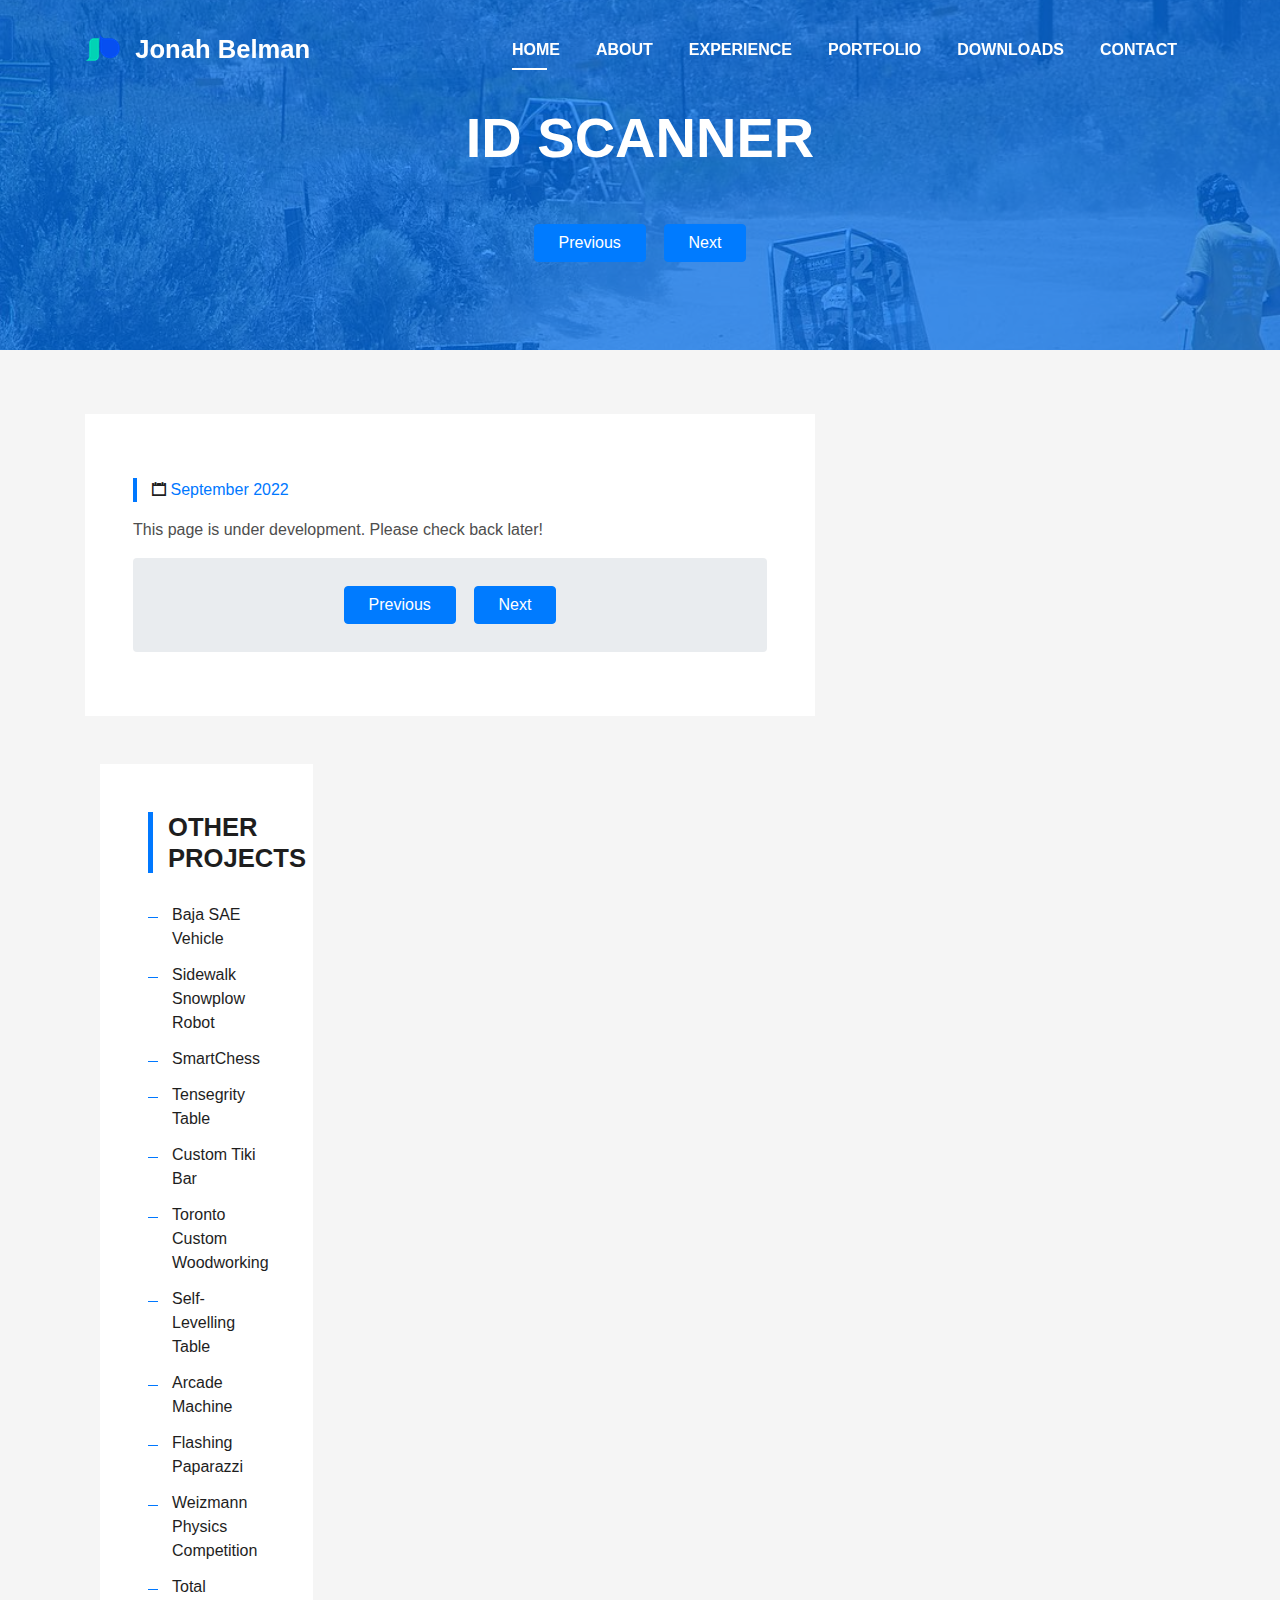
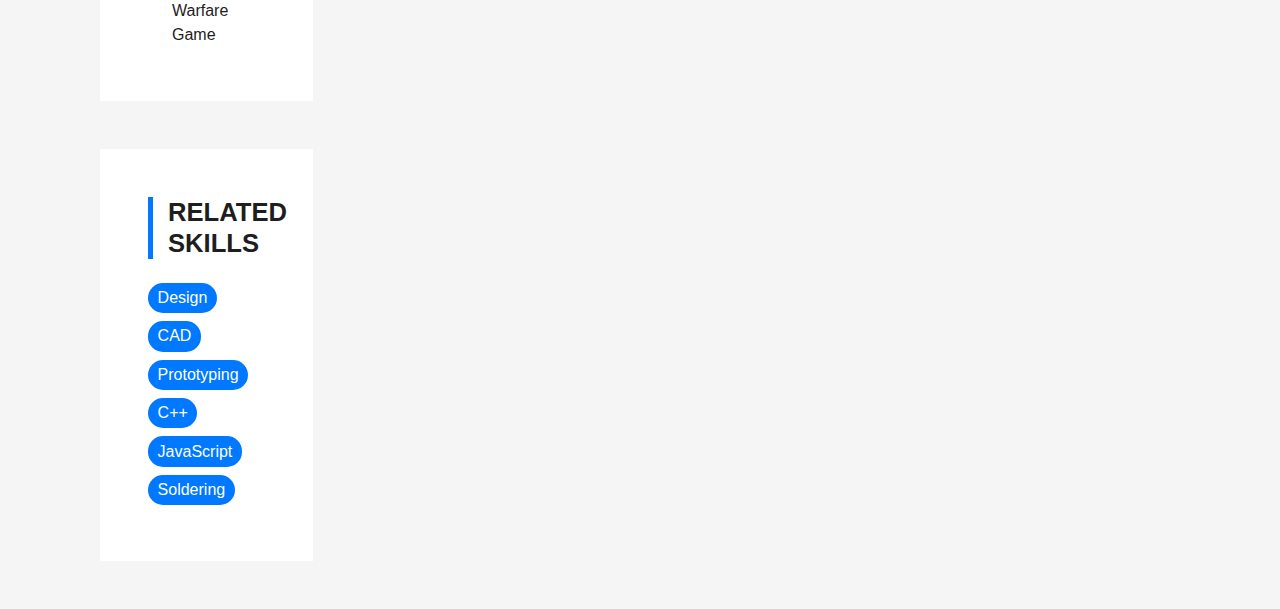
<file: scanner.html>
<!DOCTYPE html>
<html lang="en">
<head>
  <meta charset="utf-8">
  <title>ID Scanner</title>
  <meta content="width=device-width, initial-scale=1.0" name="viewport">
  <meta content="" name="keywords">
  <meta content="" name="description">

  <!-- Favicons -->
  <link href="img/logo1.png" rel="icon">
  <link href="img/apple-touch-icon.png" rel="apple-touch-icon">

  <!-- Bootstrap CSS File -->
  <link href="lib/bootstrap/css/bootstrap.min.css" rel="stylesheet">

  <!-- Libraries CSS Files -->
  <link href="lib/font-awesome/css/font-awesome.min.css" rel="stylesheet">
  <link href="lib/animate/animate.min.css" rel="stylesheet">
  <link href="lib/ionicons/css/ionicons.min.css" rel="stylesheet">
  <link href="lib/owlcarousel/assets/owl.carousel.min.css" rel="stylesheet">
  <link href="lib/lightbox/css/lightbox.min.css" rel="stylesheet">

  <!-- Main Stylesheet File -->
  <link href="css/style.css" rel="stylesheet">

  
</head>

<body>
  <!--/ Nav Star /-->
  <nav class="navbar navbar-b navbar-trans navbar-expand-md fixed-top" id="mainNav">
    <div class="container">
    
      <a class="navbar-brand js-scroll" href="#page-top"><img src="img/logo.png" alt="Jonah Belman">&nbsp Jonah Belman</a>
      <button class="navbar-toggler collapsed" type="button" data-toggle="collapse" data-target="#navbarDefault"
        aria-controls="navbarDefault" aria-expanded="false" aria-label="Toggle navigation">
        <span></span>
        <span></span>
        <span></span>
      </button>
      <div class="navbar-collapse collapse justify-content-end" id="navbarDefault">
        <ul class="navbar-nav">
          <li class="nav-item">
            <a class="nav-link js-scroll active" href="index.html">Home</a>
          </li>
          <li class="nav-item">
            <a class="nav-link js-scroll" href="index.html#about">About</a>
          </li>
          <li class="nav-item">
            <a class="nav-link js-scroll" href="index.html#service">Experience</a>
          </li>
          <li class="nav-item">
            <a class="nav-link js-scroll" href="index.html#work">Portfolio</a>
          </li>
          <li class="nav-item">
            <a class="nav-link js-scroll" href="index.html#blog">Downloads</a>
          </li>
          <li class="nav-item">
            <a class="nav-link js-scroll" href="index.html#contact">Contact</a>
          </li>
        </ul>
      </div>
    </div>
  </nav>
  <!--/ Nav End /-->
  <!--/ Nav End /-->

  <!--/ Intro Skew Star /-->
  <div class="intro intro-single route bg-image" style="background-image: url(img/overlay-bg.jpg)">
    <div class="overlay-mf"></div>
    <div class="intro-content display-table">
      <div class="table-cell">
        <div class="container">
          <h2 class="intro-title mb-4">ID Scanner</h2>
          <ol class="breadcrumb d-flex justify-content-center">
<!--             <li class="breadcrumb-item"> -->
            <p class="pt-3"><a class="btn btn-primary btn js-scroll px-4" href="baja.html" role="button">Previous</a></p>
            <p>&nbsp&nbsp&nbsp&nbsp</p>
            <p class="pt-3"><a class="btn btn-primary btn js-scroll px-4" href="snowplow-robot.html" role="button">Next</a></p>
<!--               <a href="#">Home</a> -->
<!--             </li> -->
<!--             <li class="breadcrumb-item"> -->
<!--               <a href="#">Library</a> -->
<!--             </li> -->
<!--             <li class="breadcrumb-item active">Data</li> -->
          </ol>
        </div>
      </div>
    </div>
  </div>
  <!--/ Intro Skew End /-->

  <!--/ Section Blog-Single Star /-->
  <section class="blog-wrapper sect-pt4" id="blog">
    <div class="container">
      <div class="row">
        <div class="col-md-8">
          <div class="post-box">
            
            <div class="post-meta">
<!--               <h1 class="article-title">Sidewalk Snowplow Robot</h1> -->
              <ul>
                <li>
                  <span class="ion-calendar"></span>
                  <a href="#">September 2022</a>
                </li>
<!--                 <li> -->
<!--                   <span class="ion-pricetag"></span> -->
<!--                   <a href="#">Web Design</a> -->
<!--                 </li> -->
<!--                 <li> -->
<!--                   <span class="ion-chatbox"></span> -->
<!--                   <a href="#">14</a> -->
<!--                 </li> -->
              </ul>
            </div>
            <div class="article-content">
              <p>
                 This page is under development. Please check back later!
              </p>
            </div>
          <!-- <div class="post-thumb">
              <img src="img/snowplow.png" class="img-fluid" alt="">
            </div>
            <div class="post-thumb">
              <img src="img/snowplow/snowplow1.png" class="img-fluid" alt="">
            </div>
            <div class="post-thumb">
              <img src="img/snowplow/snowplow2.png" class="img-fluid" alt="">
            </div>
            <div class="post-thumb">
              <img src="img/snowplow/snowplow3.png" class="img-fluid" alt="">
            </div>
            <div class="post-thumb">
              <img src="img/snowplow/snowplow4.png" class="img-fluid" alt="">
            </div>
          </div>
-->
          <ol class="breadcrumb d-flex justify-content-center">
<!--             <li class="breadcrumb-item"> -->
            <p class="pt-3"><a class="btn btn-primary btn js-scroll px-4" href="baja.html" role="button">Previous</a></p>
            <p>&nbsp&nbsp&nbsp&nbsp</p>
            <p class="pt-3"><a class="btn btn-primary btn js-scroll px-4" href="snowplow-robot.html" role="button">Next</a></p>
<!--               <a href="#">Home</a> -->
<!--             </li> -->
<!--             <li class="breadcrumb-item"> -->
<!--               <a href="#">Library</a> -->
<!--             </li> -->
<!--             <li class="breadcrumb-item active">Data</li> -->
          </ol>
<!--           <div class="form-comments"> -->
<!--             <div class="title-box-2"> -->
<!--               <h3 class="title-left"> -->
<!--                 Leave a Reply -->
<!--               </h3> -->
<!--             </div> -->
<!--             <form class="form-mf"> -->
<!--               <div class="row"> -->
<!--                 <div class="col-md-6 mb-3"> -->
<!--                   <div class="form-group"> -->
<!--                     <input type="text" class="form-control input-mf" id="inputName" placeholder="Name *" required> -->
<!--                   </div> -->
<!--                 </div> -->
<!--                 <div class="col-md-6 mb-3"> -->
<!--                   <div class="form-group"> -->
<!--                     <input type="email" class="form-control input-mf" id="inputEmail1" placeholder="Email *" required> -->
<!--                   </div> -->
<!--                 </div> -->
<!--                 <div class="col-md-12 mb-3"> -->
<!--                   <div class="form-group"> -->
<!--                     <input type="url" class="form-control input-mf" id="inputUrl" placeholder="Website"> -->
<!--                   </div> -->
<!--                 </div> -->
<!--                 <div class="col-md-12 mb-3"> -->
<!--                   <div class="form-group"> -->
<!--                     <textarea id="textMessage" class="form-control input-mf" placeholder="Comment *" name="message" -->
<!--                       cols="45" rows="8" required></textarea> -->
<!--                   </div> -->
<!--                 </div> -->
<!--                 <div class="col-md-12"> -->
<!--                   <button type="submit" class="button button-a button-big button-rouded">Send Message</button> -->
<!--                 </div> -->
<!--               </div> -->
<!--             </form> -->
<!--           </div> -->
        </div>
        <div class="col-md-4">
          
          <div class="widget-sidebar">
            <h5 class="sidebar-title">Other Projects</h5>
            <div class="sidebar-content">
              <ul class="list-sidebar">
                <li>
                  <a href="baja.html">Baja SAE Vehicle</a>
                </li>
                <li>
                  <a href="snowplow-robot.html">Sidewalk Snowplow Robot</a>
                </li>
                <li>
                  <a href="smartchess.html">SmartChess</a>
                </li>
                
                <li>
                  <a href="tensegrity.html">Tensegrity Table</a>
                </li>
                <li>
                  <a href="tiki.html">Custom Tiki Bar</a>
                </li>
                <li>
                  <a href="tcw.html">Toronto Custom Woodworking</a>
                </li>
                <li>
                  <a href="level.html">Self-Levelling Table</a>
                </li>
                <li>
                  <a href="arcade.html">Arcade Machine</a>
                 </li>
                <li>
                  <a href="paparazzi.html">Flashing Paparazzi</a>
                </li>
                <li>
                  <a href="weizmann.html">Weizmann Physics Competition</a>
                </li>
                <li>
                  <a href="total-warfare.html">Total Warfare Game</a>
                </li>
              </ul>
            </div>
          </div>
          <div class="widget-sidebar widget-tags">
            <h5 class="sidebar-title">Related Skills</h5>
            <div class="sidebar-content">
              <ul>
                <li>
                  <a href="#">Design</a>
                </li>
                <li>
                  <a href="#">CAD</a>
                </li>
                <li>
                  <a href="#">Prototyping</a>
                </li>
                <li>
                  <a href="#">C++</a>
                </li>
                <li>
                  <a href="#">JavaScript</a>
                </li>
                <li>
                  <a href="#">Soldering</a>
                </li>
              </ul>
            </div>
          </div>
        </div>
      </div>
    </div>
  </section>
  <!--/ Section Blog-Single End /-->

  <!--/ Section Contact-Footer Star /-->
<!--   <section class="paralax-mf footer-paralax bg-image sect-mt4 route" style="background-image: url(img/overlay-bg.jpg)"> -->
<!--     <div class="overlay-mf"></div> -->
<!--     <footer> -->
<!--       <div class="container"> -->
<!--         <div class="row"> -->
<!--           <div class="col-sm-12"> -->
<!--             <div class="copyright-box"> -->
<!--               <p class="copyright">&copy; Copyright <strong>DevFolio</strong>. All Rights Reserved</p> -->
<!--               <div class="credits"> -->
<!--                  -->
<!--                   All the links in the footer should remain intact. -->
<!--                   You can delete the links only if you purchased the pro version. -->
<!--                   Licensing information: https://bootstrapmade.com/license/ -->
<!--                   Purchase the pro version with working PHP/AJAX contact form: https://bootstrapmade.com/buy/?theme=DevFolio -->
<!--                 --> 
<!--                 Designed by <a href="https://bootstrapmade.com/">BootstrapMade</a> -->
<!--               </div> -->
<!--             </div> -->
<!--           </div> -->
<!--         </div> -->
<!--       </div> -->
<!--     </footer> -->
<!--   </section> -->
  <!--/ Section Contact-footer End /-->

  <a href="#" class="back-to-top"><i class="fa fa-chevron-up"></i></a>
  <div id="preloader"></div>

  <!-- JavaScript Libraries -->
  <script src="lib/jquery/jquery.min.js"></script>
  <script src="lib/jquery/jquery-migrate.min.js"></script>
  <script src="lib/popper/popper.min.js"></script>
  <script src="lib/bootstrap/js/bootstrap.min.js"></script>
  <script src="lib/easing/easing.min.js"></script>
  <script src="lib/counterup/jquery.waypoints.min.js"></script>
  <script src="lib/counterup/jquery.counterup.js"></script>
  <script src="lib/owlcarousel/owl.carousel.min.js"></script>
  <script src="lib/lightbox/js/lightbox.min.js"></script>
  <script src="lib/typed/typed.min.js"></script>
  <!-- Contact Form JavaScript File -->
  <script src="contactform/contactform.js"></script>

  <!-- Template Main Javascript File -->
  <script src="js/main.js"></script>

</body>
</html>
</file>
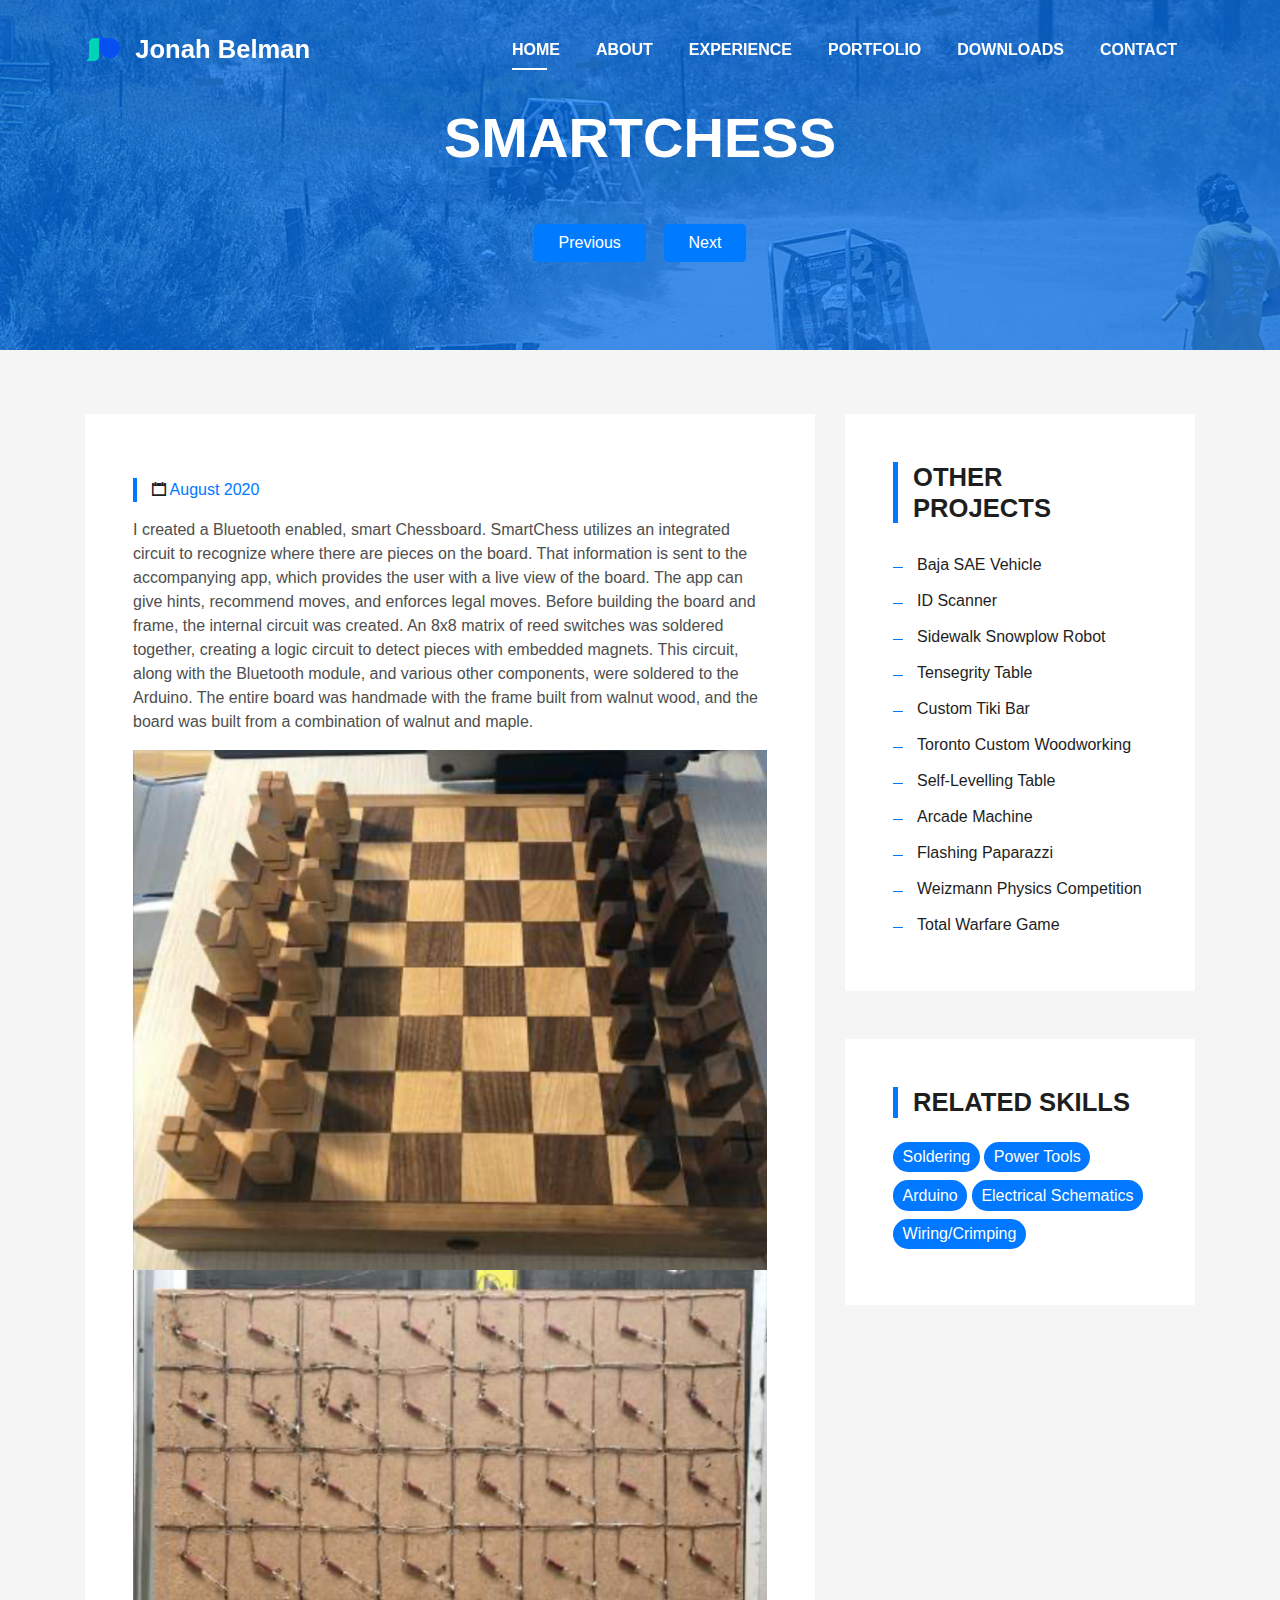
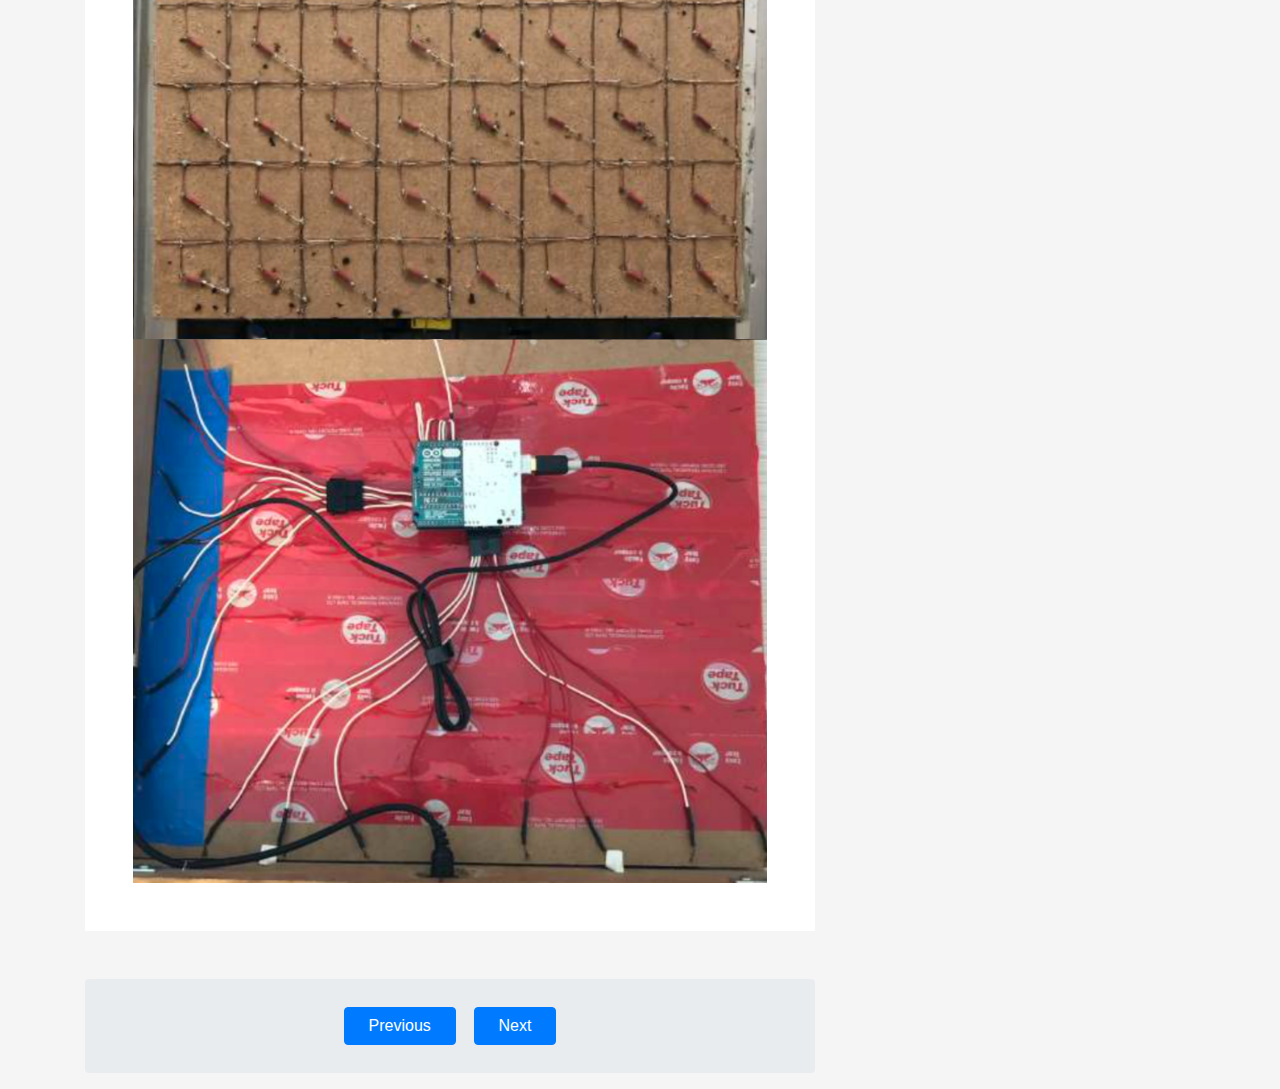
<file: smartchess.html>
<!DOCTYPE html>
<html lang="en">
<head>
  <meta charset="utf-8">
  <title>SmartChess</title>
  <meta content="width=device-width, initial-scale=1.0" name="viewport">
  <meta content="" name="keywords">
  <meta content="" name="description">

  <!-- Favicons -->
  <link href="img/logo1.png" rel="icon">
  <link href="img/apple-touch-icon.png" rel="apple-touch-icon">

  <!-- Bootstrap CSS File -->
  <link href="lib/bootstrap/css/bootstrap.min.css" rel="stylesheet">

  <!-- Libraries CSS Files -->
  <link href="lib/font-awesome/css/font-awesome.min.css" rel="stylesheet">
  <link href="lib/animate/animate.min.css" rel="stylesheet">
  <link href="lib/ionicons/css/ionicons.min.css" rel="stylesheet">
  <link href="lib/owlcarousel/assets/owl.carousel.min.css" rel="stylesheet">
  <link href="lib/lightbox/css/lightbox.min.css" rel="stylesheet">

  <!-- Main Stylesheet File -->
  <link href="css/style.css" rel="stylesheet">

  
</head>

<body>
  <!--/ Nav Star /-->
  <nav class="navbar navbar-b navbar-trans navbar-expand-md fixed-top" id="mainNav">
    <div class="container">
    
      <a class="navbar-brand js-scroll" href="#page-top"><img src="img/logo.png" alt="Jonah Belman">&nbsp Jonah Belman</a>
      <button class="navbar-toggler collapsed" type="button" data-toggle="collapse" data-target="#navbarDefault"
        aria-controls="navbarDefault" aria-expanded="false" aria-label="Toggle navigation">
        <span></span>
        <span></span>
        <span></span>
      </button>
      <div class="navbar-collapse collapse justify-content-end" id="navbarDefault">
        <ul class="navbar-nav">
          <li class="nav-item">
            <a class="nav-link js-scroll active" href="index.html">Home</a>
          </li>
          <li class="nav-item">
            <a class="nav-link js-scroll" href="index.html#about">About</a>
          </li>
          <li class="nav-item">
            <a class="nav-link js-scroll" href="index.html#service">Experience</a>
          </li>
          <li class="nav-item">
            <a class="nav-link js-scroll" href="index.html#work">Portfolio</a>
          </li>
          <li class="nav-item">
            <a class="nav-link js-scroll" href="index.html#blog">Downloads</a>
          </li>
          <li class="nav-item">
            <a class="nav-link js-scroll" href="index.html#contact">Contact</a>
          </li>
        </ul>
      </div>
    </div>
  </nav>
  <!--/ Nav End /-->
  <!--/ Nav End /-->

  <!--/ Intro Skew Star /-->
  <div class="intro intro-single route bg-image" style="background-image: url(img/overlay-bg.jpg)">
    <div class="overlay-mf"></div>
    <div class="intro-content display-table">
      <div class="table-cell">
        <div class="container">
          <h2 class="intro-title mb-4">SmartChess</h2>
          <ol class="breadcrumb d-flex justify-content-center">
<!--             <li class="breadcrumb-item"> -->
            <p class="pt-3"><a class="btn btn-primary btn js-scroll px-4" href="snowplow-robot.html" role="button">Previous</a></p>
            <p>&nbsp&nbsp&nbsp&nbsp</p>
            <p class="pt-3"><a class="btn btn-primary btn js-scroll px-4" href="tensegrity.html" role="button">Next</a></p>
<!--               <a href="#">Home</a> -->
<!--             </li> -->
<!--             <li class="breadcrumb-item"> -->
<!--               <a href="#">Library</a> -->
<!--             </li> -->
<!--             <li class="breadcrumb-item active">Data</li> -->
          </ol>
        </div>
      </div>
    </div>
  </div>
  <!--/ Intro Skew End /-->

  <!--/ Section Blog-Single Star /-->
  <section class="blog-wrapper sect-pt4" id="blog">
    <div class="container">
      <div class="row">
        <div class="col-md-8">
          <div class="post-box">
            
            <div class="post-meta">
<!--               <h1 class="article-title">Sidewalk Snowplow Robot</h1> -->
              <ul>
                <li>
                  <span class="ion-calendar"></span>
                  <a href="#">August 2020</a>
                </li>
<!--                 <li> -->
<!--                   <span class="ion-pricetag"></span> -->
<!--                   <a href="#">Web Design</a> -->
<!--                 </li> -->
<!--                 <li> -->
<!--                   <span class="ion-chatbox"></span> -->
<!--                   <a href="#">14</a> -->
<!--                 </li> -->
              </ul>
            </div>
            <div class="article-content">
              <p>
                I created a Bluetooth enabled, smart Chessboard. SmartChess utilizes an integrated circuit to recognize where there are pieces on the board. That information is sent to the accompanying app, which provides the user with a live view of the board. The app can give hints, recommend moves, and enforces legal moves. Before building the board and frame, the internal circuit was created. An 8x8 matrix of reed switches was soldered together, creating a logic circuit to detect pieces with embedded magnets. This circuit, along with the Bluetooth module, and various other components, were soldered to the Arduino. The entire board was handmade with the frame built from walnut wood, and the board was built from a combination of walnut and maple.
              </p>
              
            </div>
            <div class="post-thumb">
              <img src="img/chess/chess1.png" class="img-fluid" alt="">
            </div>
            <div class="post-thumb">
              <img src="img/chess/chess2.png" class="img-fluid" alt="">
            </div>
            <div class="post-thumb">
              <img src="img/chess/chess3.png" class="img-fluid" alt="">
            </div>
          </div>
          <ol class="breadcrumb d-flex justify-content-center">
<!--             <li class="breadcrumb-item"> -->
            <p class="pt-3"><a class="btn btn-primary btn js-scroll px-4" href="snowplow-robot.html" role="button">Previous</a></p>
            <p>&nbsp&nbsp&nbsp&nbsp</p>
            <p class="pt-3"><a class="btn btn-primary btn js-scroll px-4" href="tensegrity.html" role="button">Next</a></p>
<!--               <a href="#">Home</a> -->
<!--             </li> -->
<!--             <li class="breadcrumb-item"> -->
<!--               <a href="#">Library</a> -->
<!--             </li> -->
<!--             <li class="breadcrumb-item active">Data</li> -->
          </ol>
          
<!--           <div class="form-comments"> -->
<!--             <div class="title-box-2"> -->
<!--               <h3 class="title-left"> -->
<!--                 Leave a Reply -->
<!--               </h3> -->
<!--             </div> -->
<!--             <form class="form-mf"> -->
<!--               <div class="row"> -->
<!--                 <div class="col-md-6 mb-3"> -->
<!--                   <div class="form-group"> -->
<!--                     <input type="text" class="form-control input-mf" id="inputName" placeholder="Name *" required> -->
<!--                   </div> -->
<!--                 </div> -->
<!--                 <div class="col-md-6 mb-3"> -->
<!--                   <div class="form-group"> -->
<!--                     <input type="email" class="form-control input-mf" id="inputEmail1" placeholder="Email *" required> -->
<!--                   </div> -->
<!--                 </div> -->
<!--                 <div class="col-md-12 mb-3"> -->
<!--                   <div class="form-group"> -->
<!--                     <input type="url" class="form-control input-mf" id="inputUrl" placeholder="Website"> -->
<!--                   </div> -->
<!--                 </div> -->
<!--                 <div class="col-md-12 mb-3"> -->
<!--                   <div class="form-group"> -->
<!--                     <textarea id="textMessage" class="form-control input-mf" placeholder="Comment *" name="message" -->
<!--                       cols="45" rows="8" required></textarea> -->
<!--                   </div> -->
<!--                 </div> -->
<!--                 <div class="col-md-12"> -->
<!--                   <button type="submit" class="button button-a button-big button-rouded">Send Message</button> -->
<!--                 </div> -->
<!--               </div> -->
<!--             </form> -->
<!--           </div> -->
        </div>
        <div class="col-md-4">
          
          <div class="widget-sidebar">
            <h5 class="sidebar-title">Other Projects</h5>
            <div class="sidebar-content">
              <ul class="list-sidebar">
                <li>
                  <a href="baja.html">Baja SAE Vehicle</a>
                </li>
                <li>
                  <a href="scanner.html">ID Scanner</a>
                </li>
                <li>
                  <a href="snowplow-robot.html">Sidewalk Snowplow Robot</a>
                </li>
                <li>
                  <a href="tensegrity.html">Tensegrity Table</a>
                </li>
                <li>
                  <a href="tiki.html">Custom Tiki Bar</a>
                </li>
                <li>
                  <a href="tcw.html">Toronto Custom Woodworking</a>
                </li>
                <li>
                  <a href="level.html">Self-Levelling Table</a>
                </li>
                <li>
                  <a href="arcade.html">Arcade Machine</a>
                 </li>
                <li>
                  <a href="paparazzi.html">Flashing Paparazzi</a>
                </li>
                <li>
                  <a href="weizmann.html">Weizmann Physics Competition</a>
                </li>
                <li>
                  <a href="total-warfare.html">Total Warfare Game</a>
                </li>
              </ul>
            </div>
          </div>
          <div class="widget-sidebar widget-tags">
            <h5 class="sidebar-title">Related Skills</h5>
            <div class="sidebar-content">
              <ul>
                <li>
                  <a href="#">Soldering</a>
                </li>
                <li>
                  <a href="#">Power Tools</a>
                </li>
                <li>
                  <a href="#">Arduino</a>
                </li>
                <li>
                  <a href="#">Electrical Schematics</a>
                </li>
                <li>
                  <a href="#">Wiring/Crimping</a>
                </li>
              </ul>
            </div>
          </div>
        </div>
      </div>
    </div>
  </section>
  <!--/ Section Blog-Single End /-->

  <!--/ Section Contact-Footer Star /-->
<!--   <section class="paralax-mf footer-paralax bg-image sect-mt4 route" style="background-image: url(img/overlay-bg.jpg)"> -->
<!--     <div class="overlay-mf"></div> -->
<!--     <footer> -->
<!--       <div class="container"> -->
<!--         <div class="row"> -->
<!--           <div class="col-sm-12"> -->
<!--             <div class="copyright-box"> -->
<!--               <p class="copyright">&copy; Copyright <strong>DevFolio</strong>. All Rights Reserved</p> -->
<!--               <div class="credits"> -->
<!--                  -->
<!--                   All the links in the footer should remain intact. -->
<!--                   You can delete the links only if you purchased the pro version. -->
<!--                   Licensing information: https://bootstrapmade.com/license/ -->
<!--                   Purchase the pro version with working PHP/AJAX contact form: https://bootstrapmade.com/buy/?theme=DevFolio -->
<!--                 --> 
<!--                 Designed by <a href="https://bootstrapmade.com/">BootstrapMade</a> -->
<!--               </div> -->
<!--             </div> -->
<!--           </div> -->
<!--         </div> -->
<!--       </div> -->
<!--     </footer> -->
<!--   </section> -->
  <!--/ Section Contact-footer End /-->

  <a href="#" class="back-to-top"><i class="fa fa-chevron-up"></i></a>
  <div id="preloader"></div>

  <!-- JavaScript Libraries -->
  <script src="lib/jquery/jquery.min.js"></script>
  <script src="lib/jquery/jquery-migrate.min.js"></script>
  <script src="lib/popper/popper.min.js"></script>
  <script src="lib/bootstrap/js/bootstrap.min.js"></script>
  <script src="lib/easing/easing.min.js"></script>
  <script src="lib/counterup/jquery.waypoints.min.js"></script>
  <script src="lib/counterup/jquery.counterup.js"></script>
  <script src="lib/owlcarousel/owl.carousel.min.js"></script>
  <script src="lib/lightbox/js/lightbox.min.js"></script>
  <script src="lib/typed/typed.min.js"></script>
  <!-- Contact Form JavaScript File -->
  <script src="contactform/contactform.js"></script>

  <!-- Template Main Javascript File -->
  <script src="js/main.js"></script>

</body>
</html>
</file>
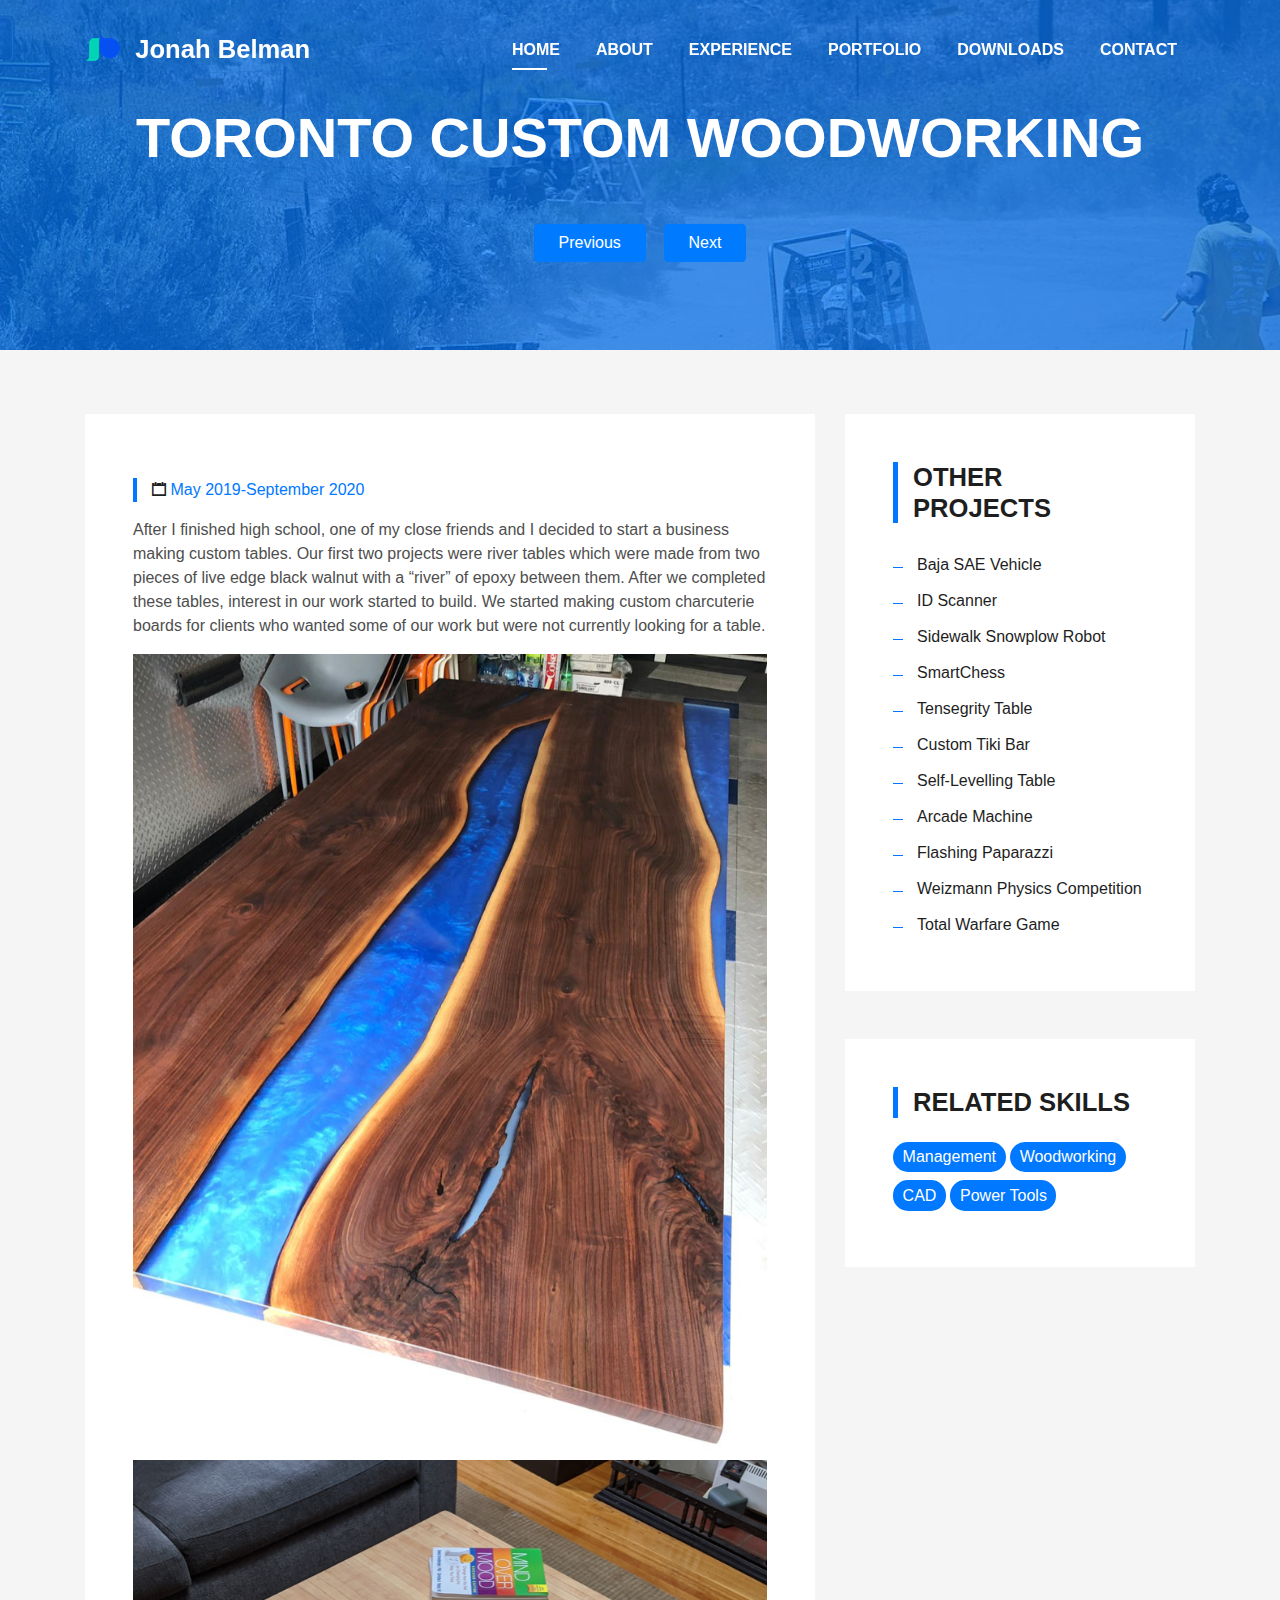
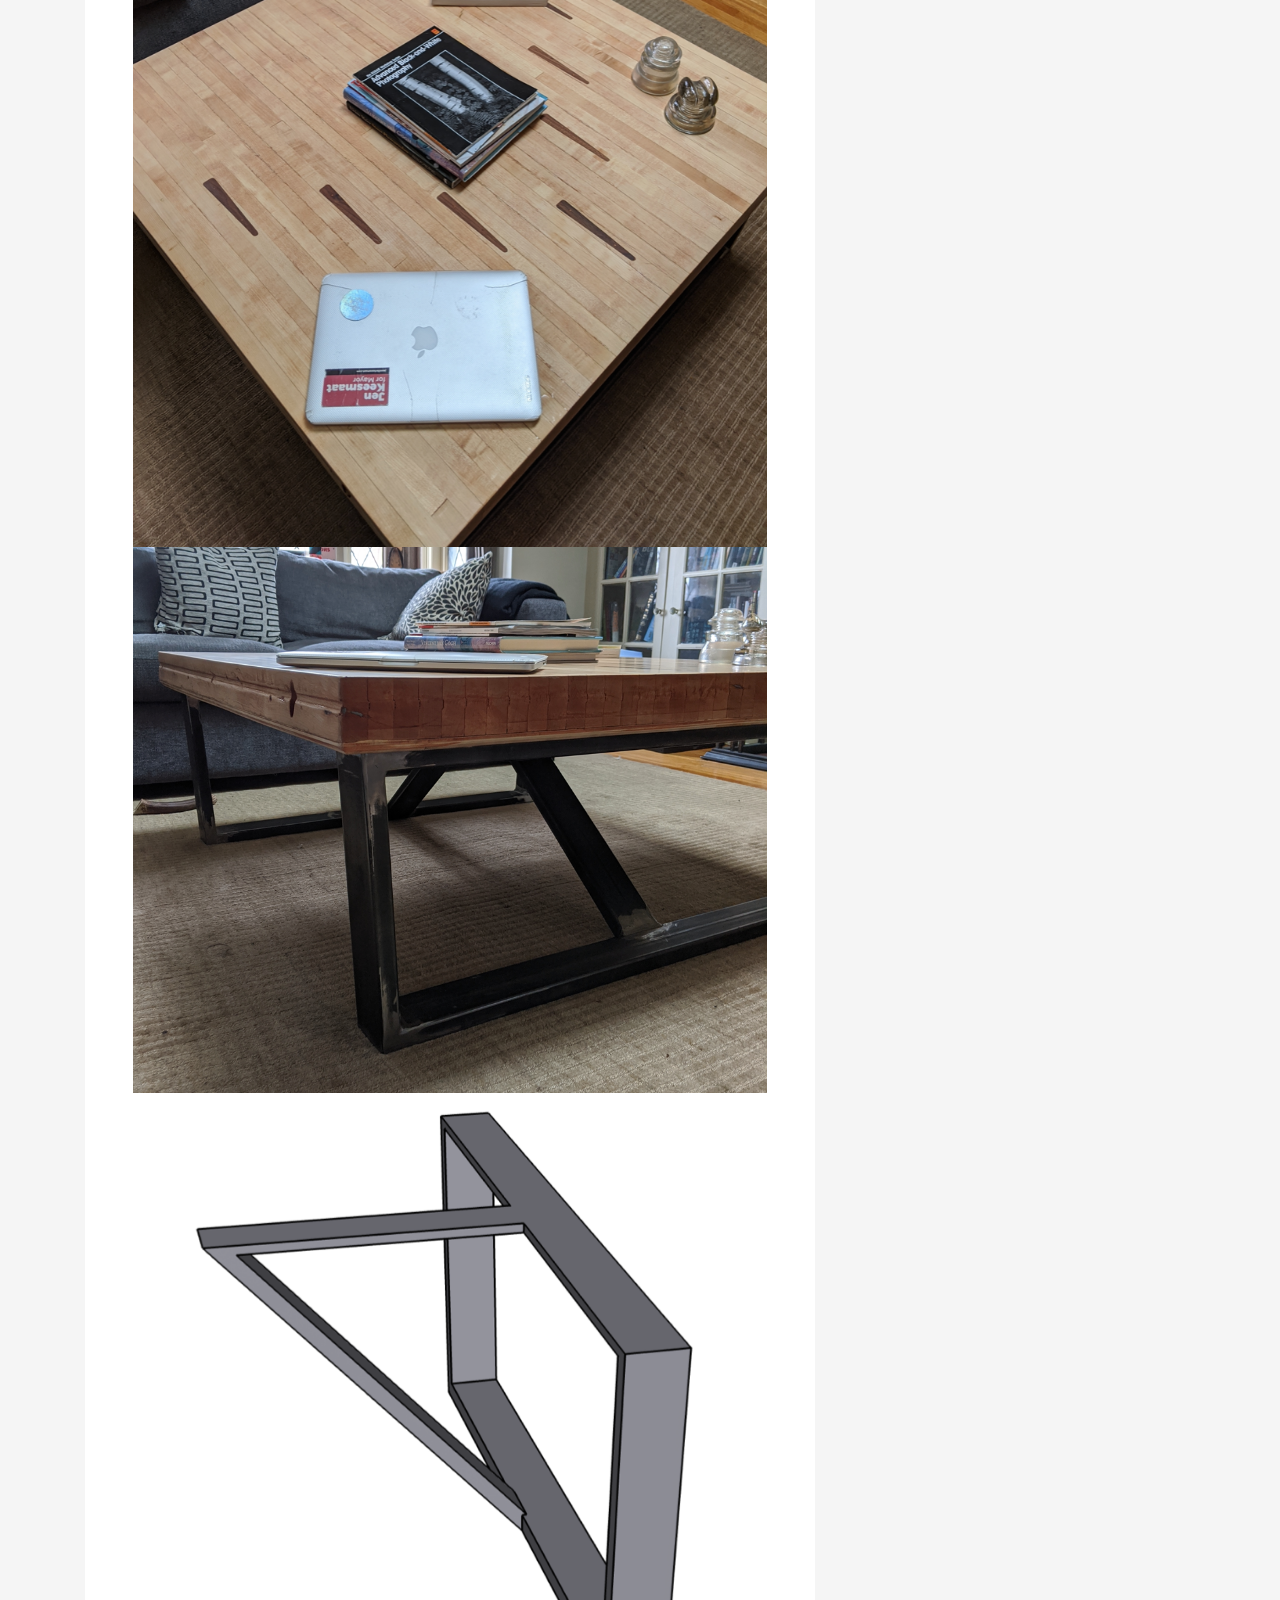
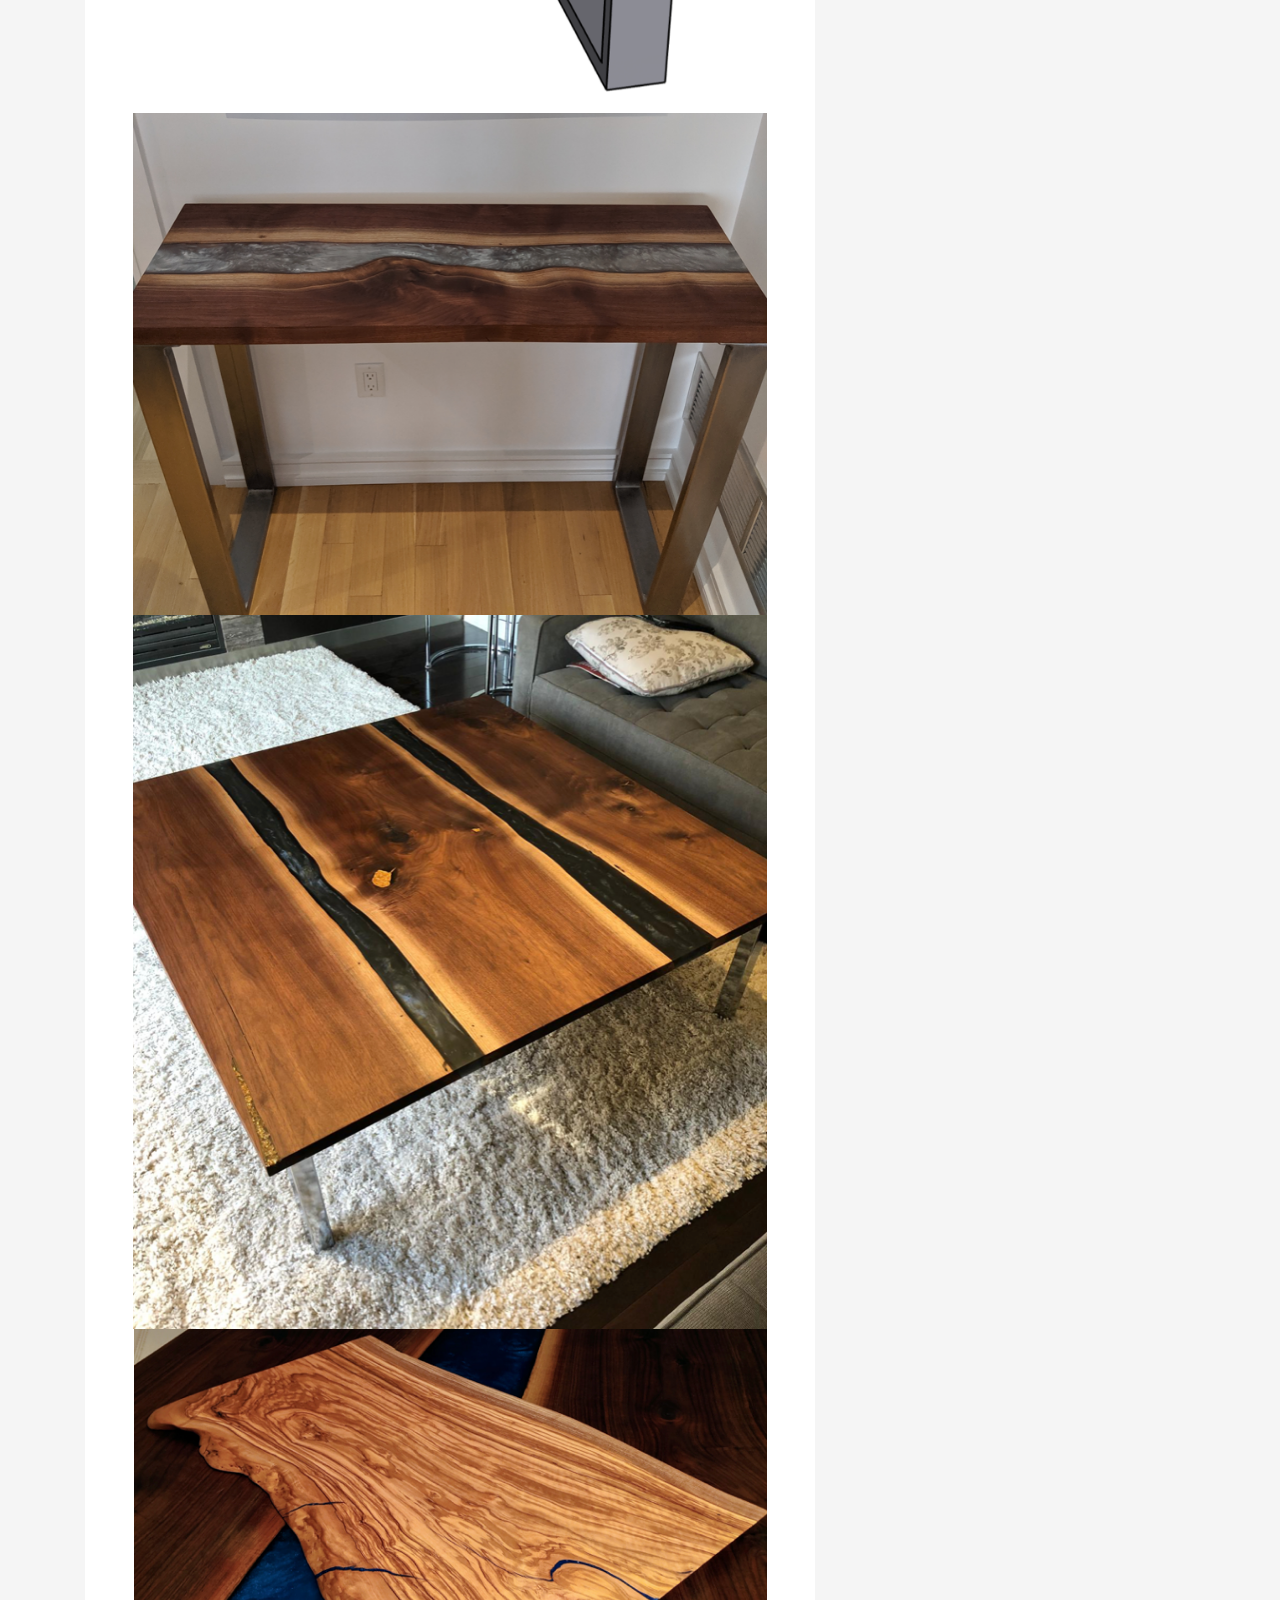
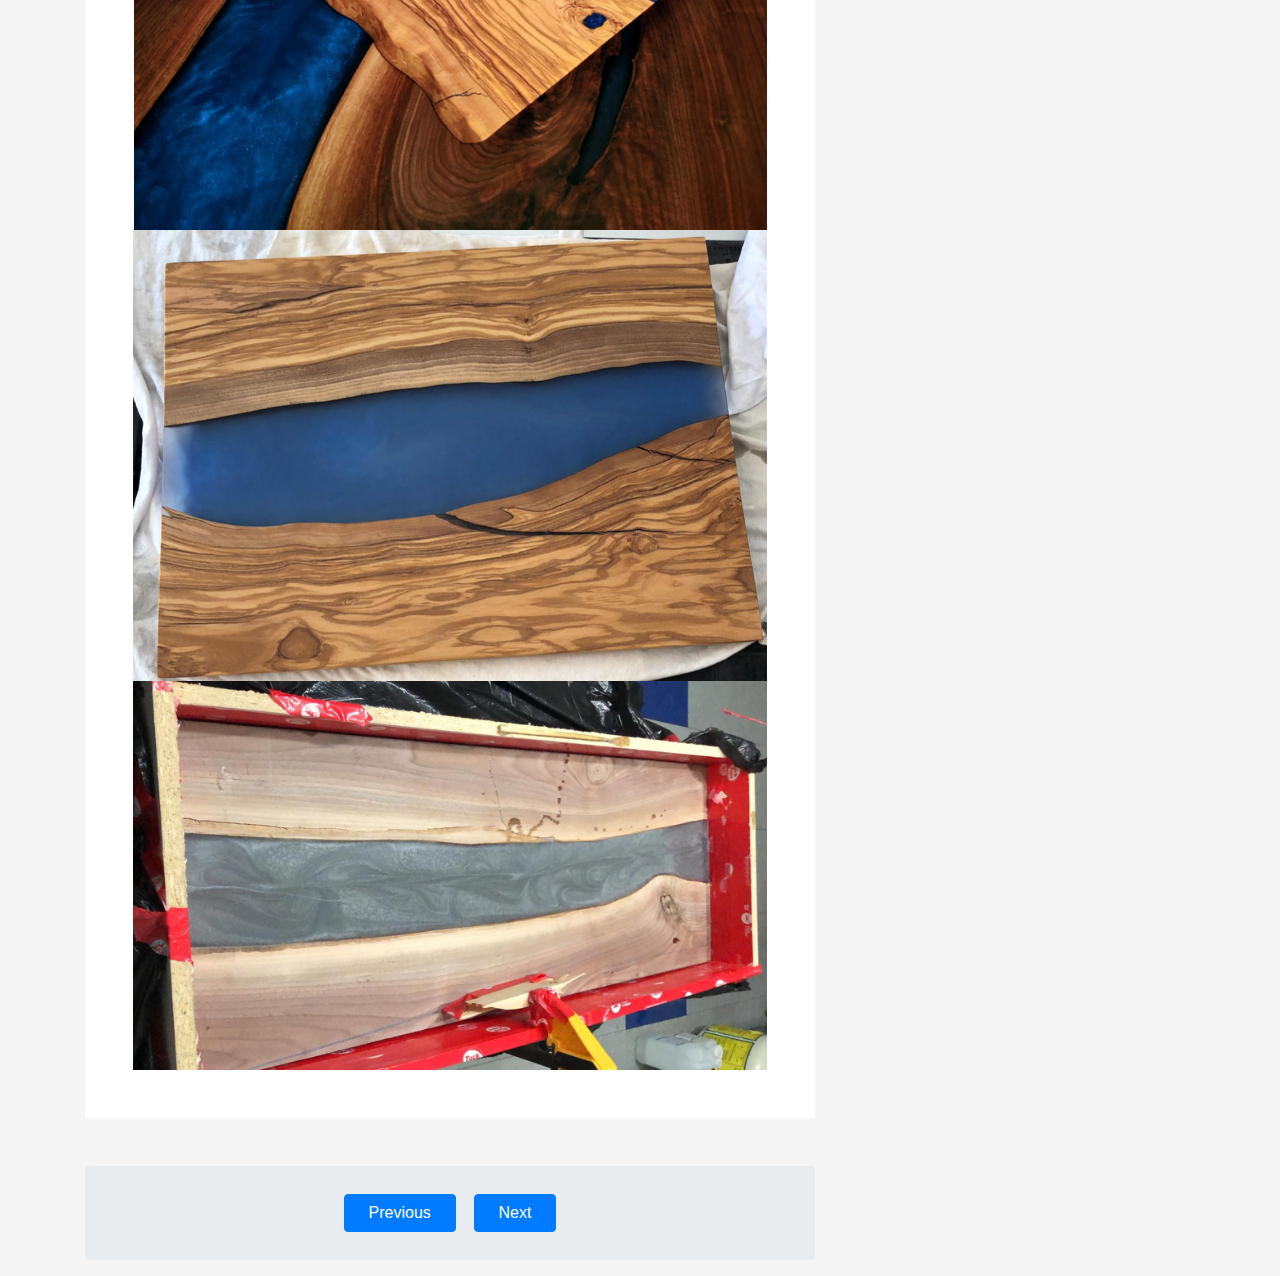
<file: tcw.html>
<!DOCTYPE html>
<html lang="en">
<head>
  <meta charset="utf-8">
  <title>Toronto Custom Woodworking</title>
  <meta content="width=device-width, initial-scale=1.0" name="viewport">
  <meta content="" name="keywords">
  <meta content="" name="description">

  <!-- Favicons -->
  <link href="img/logo1.png" rel="icon">
  <link href="img/apple-touch-icon.png" rel="apple-touch-icon">

  <!-- Bootstrap CSS File -->
  <link href="lib/bootstrap/css/bootstrap.min.css" rel="stylesheet">

  <!-- Libraries CSS Files -->
  <link href="lib/font-awesome/css/font-awesome.min.css" rel="stylesheet">
  <link href="lib/animate/animate.min.css" rel="stylesheet">
  <link href="lib/ionicons/css/ionicons.min.css" rel="stylesheet">
  <link href="lib/owlcarousel/assets/owl.carousel.min.css" rel="stylesheet">
  <link href="lib/lightbox/css/lightbox.min.css" rel="stylesheet">

  <!-- Main Stylesheet File -->
  <link href="css/style.css" rel="stylesheet">

  
</head>

<body>
  <!--/ Nav Star /-->
  <nav class="navbar navbar-b navbar-trans navbar-expand-md fixed-top" id="mainNav">
    <div class="container">
    
      <a class="navbar-brand js-scroll" href="#page-top"><img src="img/logo.png" alt="Jonah Belman">&nbsp Jonah Belman</a>
      <button class="navbar-toggler collapsed" type="button" data-toggle="collapse" data-target="#navbarDefault"
        aria-controls="navbarDefault" aria-expanded="false" aria-label="Toggle navigation">
        <span></span>
        <span></span>
        <span></span>
      </button>
      <div class="navbar-collapse collapse justify-content-end" id="navbarDefault">
        <ul class="navbar-nav">
          <li class="nav-item">
            <a class="nav-link js-scroll active" href="index.html">Home</a>
          </li>
          <li class="nav-item">
            <a class="nav-link js-scroll" href="index.html#about">About</a>
          </li>
          <li class="nav-item">
            <a class="nav-link js-scroll" href="index.html#service">Experience</a>
          </li>
          <li class="nav-item">
            <a class="nav-link js-scroll" href="index.html#work">Portfolio</a>
          </li>
          <li class="nav-item">
            <a class="nav-link js-scroll" href="index.html#blog">Downloads</a>
          </li>
          <li class="nav-item">
            <a class="nav-link js-scroll" href="index.html#contact">Contact</a>
          </li>
        </ul>
      </div>
    </div>
  </nav>
  <!--/ Nav End /-->
  <!--/ Nav End /-->

  <!--/ Intro Skew Star /-->
  <div class="intro intro-single route bg-image" style="background-image: url(img/overlay-bg.jpg)">
    <div class="overlay-mf"></div>
    <div class="intro-content display-table">
      <div class="table-cell">
        <div class="container">
          <h2 class="intro-title mb-4">Toronto Custom Woodworking</h2>
          <ol class="breadcrumb d-flex justify-content-center">
<!--             <li class="breadcrumb-item"> -->
            <p class="pt-3"><a class="btn btn-primary btn js-scroll px-4" href="tiki.html" role="button">Previous</a></p>
            <p>&nbsp&nbsp&nbsp&nbsp</p>
            <p class="pt-3"><a class="btn btn-primary btn js-scroll px-4" href="level.html" role="button">Next</a></p>
<!--               <a href="#">Home</a> -->
<!--             </li> -->
<!--             <li class="breadcrumb-item"> -->
<!--               <a href="#">Library</a> -->
<!--             </li> -->
<!--             <li class="breadcrumb-item active">Data</li> -->
          </ol>
        </div>
      </div>
    </div>
  </div>
  <!--/ Intro Skew End /-->

  <!--/ Section Blog-Single Star /-->
  <section class="blog-wrapper sect-pt4" id="blog">
    <div class="container">
      <div class="row">
        <div class="col-md-8">
          <div class="post-box">
            
            <div class="post-meta">
<!--               <h1 class="article-title">Sidewalk Snowplow Robot</h1> -->
              <ul>
                <li>
                  <span class="ion-calendar"></span>
                  <a href="#">May 2019-September 2020</a>
                </li>
<!--                 <li> -->
<!--                   <span class="ion-pricetag"></span> -->
<!--                   <a href="#">Web Design</a> -->
<!--                 </li> -->
<!--                 <li> -->
<!--                   <span class="ion-chatbox"></span> -->
<!--                   <a href="#">14</a> -->
<!--                 </li> -->
              </ul>
            </div>
            <div class="article-content">
              <p>
                After I finished high school, one of my close friends and I decided to start a business making custom tables. Our first two projects were river tables which were made from two pieces of live edge black walnut with a “river” of epoxy between them. After we completed these tables, interest in our work started to build. We started making custom charcuterie boards for clients who wanted some of our work but were not currently looking for a table.
              </p>
            </div>
            <div class="post-thumb">
              <img src="img/tcw/tcw1.png" class="img-fluid" alt="">
            </div>
            <div class="post-thumb">
              <img src="img/tcw/tcw2.png" class="img-fluid" alt="">
            </div>
            <div class="post-thumb">
              <img src="img/tcw/tcw3.png" class="img-fluid" alt="">
            </div>
            <div class="post-thumb">
              <img src="img/tcw/tcw4.png" class="img-fluid" alt="">
            </div>
            <div class="post-thumb">
              <img src="img/tcw/tcw5.png" class="img-fluid" alt="">
            </div>
            <div class="post-thumb">
              <img src="img/tcw/tcw6.png" class="img-fluid" alt="">
            </div>
            <div class="post-thumb">
              <img src="img/tcw/tcw7.png" class="img-fluid" alt="">
            </div>
            <div class="post-thumb">
              <img src="img/tcw/tcw8.png" class="img-fluid" alt="">
            </div>
            <div class="post-thumb">
              <img src="img/tcw/tcw9.png" class="img-fluid" alt="">
            </div>
          </div>
          <ol class="breadcrumb d-flex justify-content-center">
<!--             <li class="breadcrumb-item"> -->
            <p class="pt-3"><a class="btn btn-primary btn js-scroll px-4" href="tiki.html" role="button">Previous</a></p>
            <p>&nbsp&nbsp&nbsp&nbsp</p>
            <p class="pt-3"><a class="btn btn-primary btn js-scroll px-4" href="level.html" role="button">Next</a></p>
<!--               <a href="#">Home</a> -->
<!--             </li> -->
<!--             <li class="breadcrumb-item"> -->
<!--               <a href="#">Library</a> -->
<!--             </li> -->
<!--             <li class="breadcrumb-item active">Data</li> -->
          </ol>
<!--           <div class="form-comments"> -->
<!--             <div class="title-box-2"> -->
<!--               <h3 class="title-left"> -->
<!--                 Leave a Reply -->
<!--               </h3> -->
<!--             </div> -->
<!--             <form class="form-mf"> -->
<!--               <div class="row"> -->
<!--                 <div class="col-md-6 mb-3"> -->
<!--                   <div class="form-group"> -->
<!--                     <input type="text" class="form-control input-mf" id="inputName" placeholder="Name *" required> -->
<!--                   </div> -->
<!--                 </div> -->
<!--                 <div class="col-md-6 mb-3"> -->
<!--                   <div class="form-group"> -->
<!--                     <input type="email" class="form-control input-mf" id="inputEmail1" placeholder="Email *" required> -->
<!--                   </div> -->
<!--                 </div> -->
<!--                 <div class="col-md-12 mb-3"> -->
<!--                   <div class="form-group"> -->
<!--                     <input type="url" class="form-control input-mf" id="inputUrl" placeholder="Website"> -->
<!--                   </div> -->
<!--                 </div> -->
<!--                 <div class="col-md-12 mb-3"> -->
<!--                   <div class="form-group"> -->
<!--                     <textarea id="textMessage" class="form-control input-mf" placeholder="Comment *" name="message" -->
<!--                       cols="45" rows="8" required></textarea> -->
<!--                   </div> -->
<!--                 </div> -->
<!--                 <div class="col-md-12"> -->
<!--                   <button type="submit" class="button button-a button-big button-rouded">Send Message</button> -->
<!--                 </div> -->
<!--               </div> -->
<!--             </form> -->
<!--           </div> -->
        </div>
        <div class="col-md-4">
          
          <div class="widget-sidebar">
            <h5 class="sidebar-title">Other Projects</h5>
            <div class="sidebar-content">
              <ul class="list-sidebar">
                <li>
                  <a href="baja.html">Baja SAE Vehicle</a>
                </li>
                <li>
                  <a href="scanner.html">ID Scanner</a>
                </li>
              <li>
                <a href="snowplow-robot.html">Sidewalk Snowplow Robot</a>
              </li>
                <li>
                  <a href="smartchess.html">SmartChess</a>
                </li>
                <li>
                  <a href="tensegrity.html">Tensegrity Table</a>
                </li>
                <li>
                  <a href="tiki.html">Custom Tiki Bar</a>
                </li>
                
                <li>
                  <a href="level.html">Self-Levelling Table</a>
                </li>
                <li>
                  <a href="arcade.html">Arcade Machine</a>
                 </li>
                <li>
                  <a href="paparazzi.html">Flashing Paparazzi</a>
                </li>
                <li>
                  <a href="weizmann.html">Weizmann Physics Competition</a>
                </li>
                <li>
                  <a href="total-warfare.html">Total Warfare Game</a>
                </li>
              </ul>
            </div>
          </div>
          <div class="widget-sidebar widget-tags">
            <h5 class="sidebar-title">Related Skills</h5>
            <div class="sidebar-content">
              <ul>
                <li>
                  <a href="#">Management</a>
                </li>
                <li>
                  <a href="#">Woodworking</a>
                </li>
                <li>
                  <a href="#">CAD</a>
                </li>
                <li>
                  <a href="#">Power Tools</a>
                </li>
               
              </ul>
            </div>
          </div>
        </div>
      </div>
    </div>
  </section>
  <!--/ Section Blog-Single End /-->

  <!--/ Section Contact-Footer Star /-->
<!--   <section class="paralax-mf footer-paralax bg-image sect-mt4 route" style="background-image: url(img/overlay-bg.jpg)"> -->
<!--     <div class="overlay-mf"></div> -->
<!--     <footer> -->
<!--       <div class="container"> -->
<!--         <div class="row"> -->
<!--           <div class="col-sm-12"> -->
<!--             <div class="copyright-box"> -->
<!--               <p class="copyright">&copy; Copyright <strong>DevFolio</strong>. All Rights Reserved</p> -->
<!--               <div class="credits"> -->
<!--                  -->
<!--                   All the links in the footer should remain intact. -->
<!--                   You can delete the links only if you purchased the pro version. -->
<!--                   Licensing information: https://bootstrapmade.com/license/ -->
<!--                   Purchase the pro version with working PHP/AJAX contact form: https://bootstrapmade.com/buy/?theme=DevFolio -->
<!--                 --> 
<!--                 Designed by <a href="https://bootstrapmade.com/">BootstrapMade</a> -->
<!--               </div> -->
<!--             </div> -->
<!--           </div> -->
<!--         </div> -->
<!--       </div> -->
<!--     </footer> -->
<!--   </section> -->
  <!--/ Section Contact-footer End /-->

  <a href="#" class="back-to-top"><i class="fa fa-chevron-up"></i></a>
  <div id="preloader"></div>

  <!-- JavaScript Libraries -->
  <script src="lib/jquery/jquery.min.js"></script>
  <script src="lib/jquery/jquery-migrate.min.js"></script>
  <script src="lib/popper/popper.min.js"></script>
  <script src="lib/bootstrap/js/bootstrap.min.js"></script>
  <script src="lib/easing/easing.min.js"></script>
  <script src="lib/counterup/jquery.waypoints.min.js"></script>
  <script src="lib/counterup/jquery.counterup.js"></script>
  <script src="lib/owlcarousel/owl.carousel.min.js"></script>
  <script src="lib/lightbox/js/lightbox.min.js"></script>
  <script src="lib/typed/typed.min.js"></script>
  <!-- Contact Form JavaScript File -->
  <script src="contactform/contactform.js"></script>

  <!-- Template Main Javascript File -->
  <script src="js/main.js"></script>

</body>
</html>
</file>
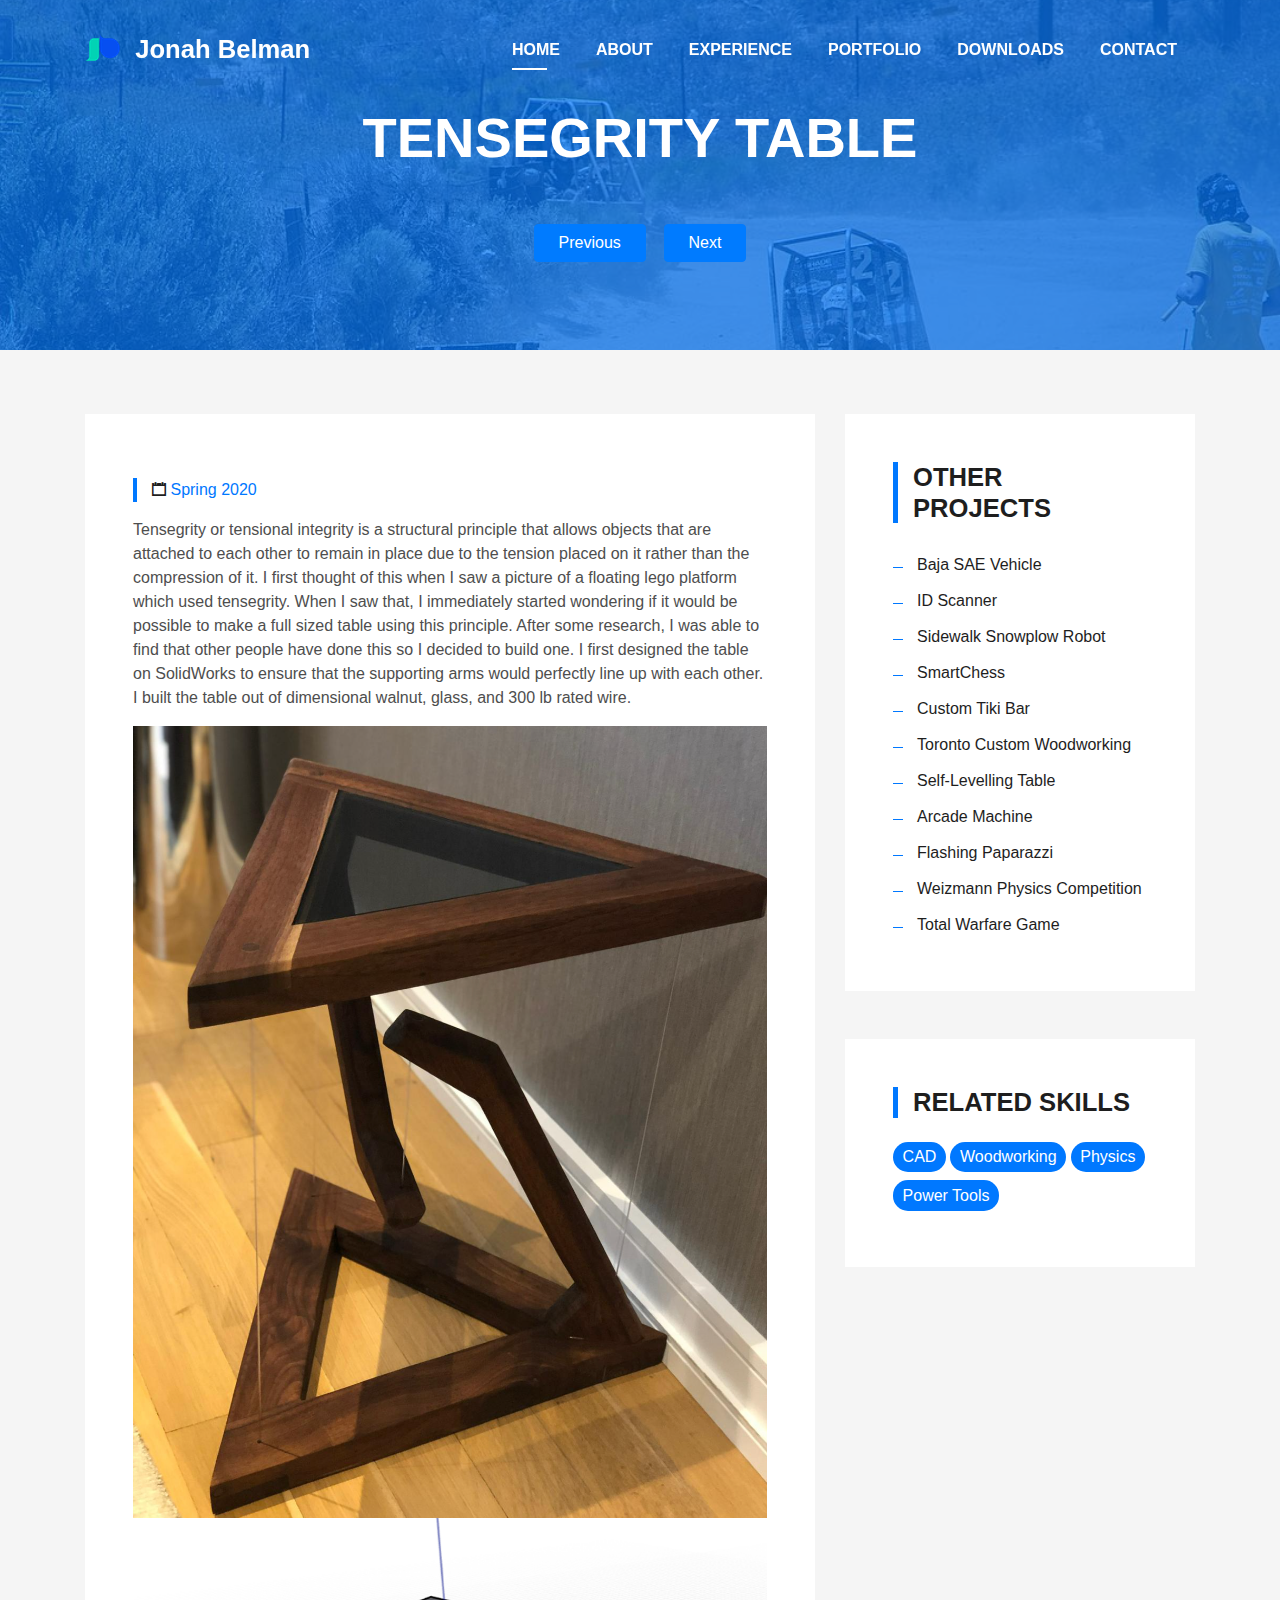
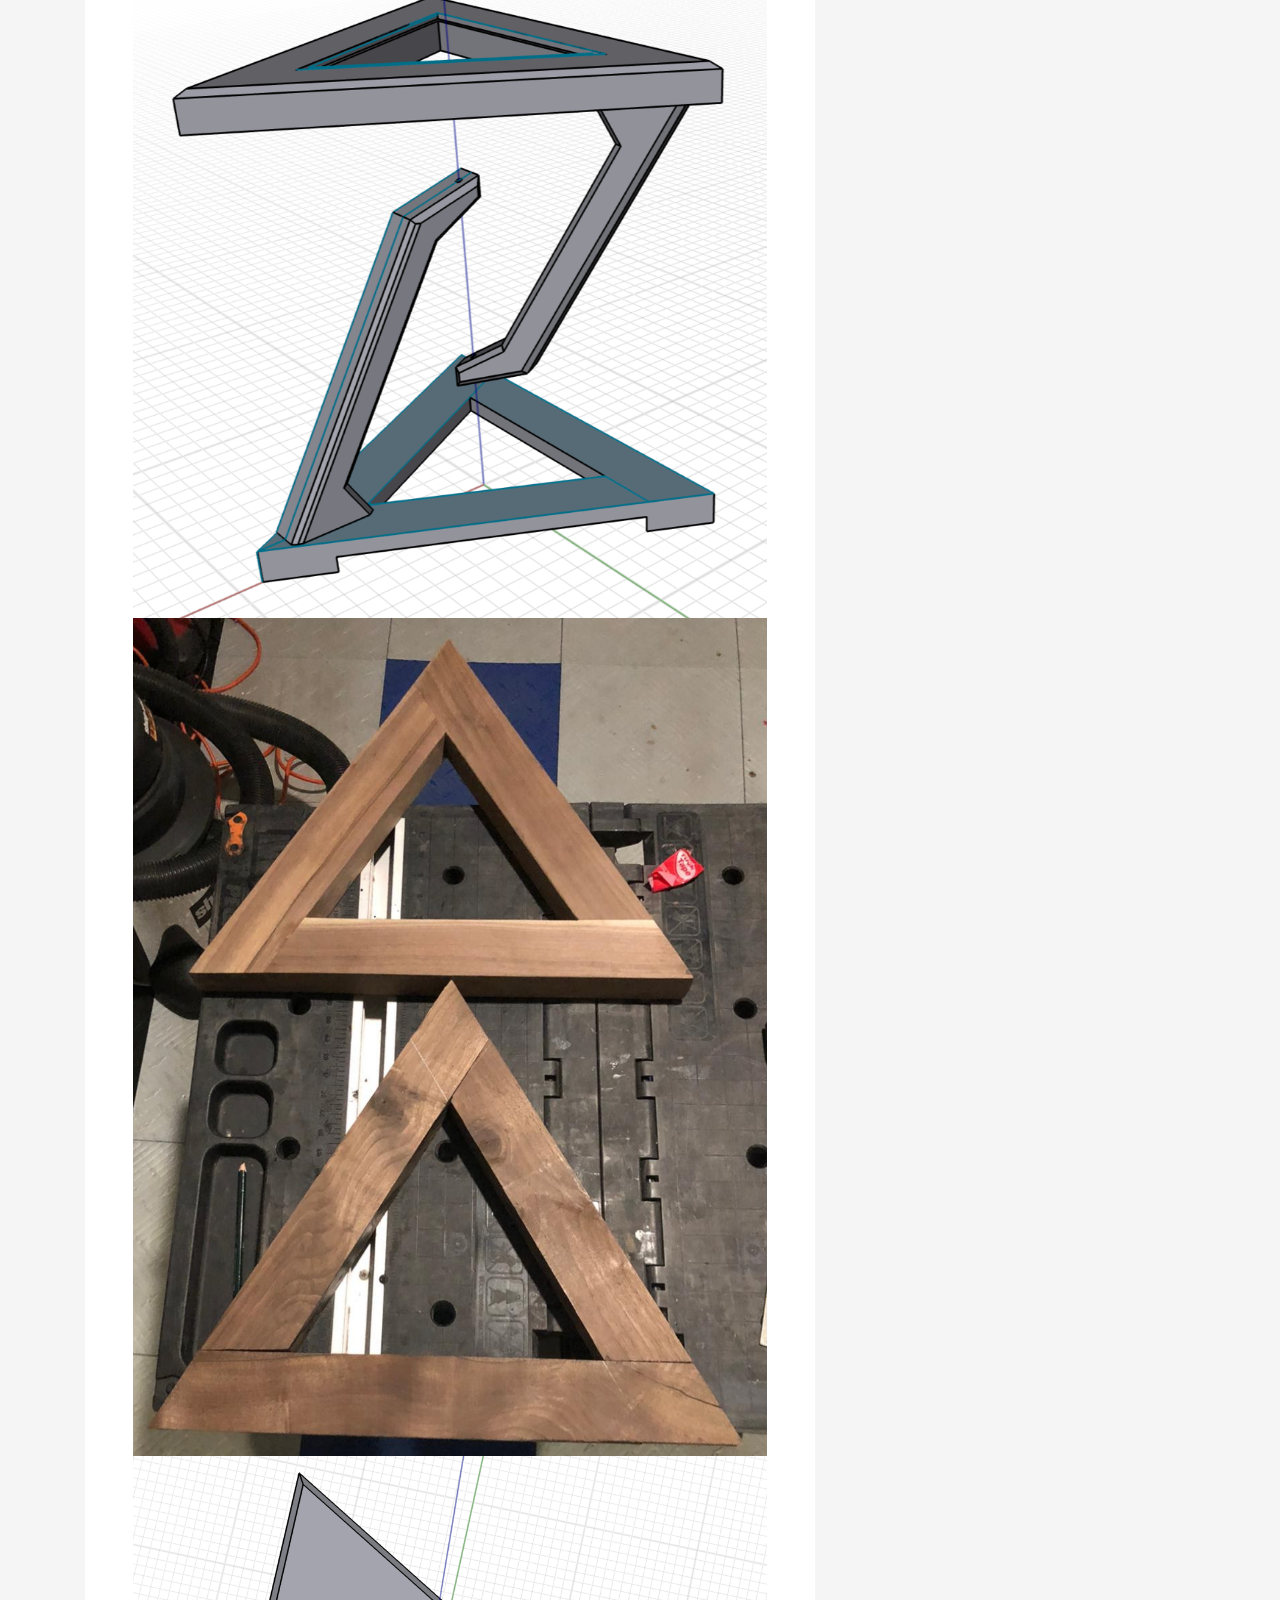
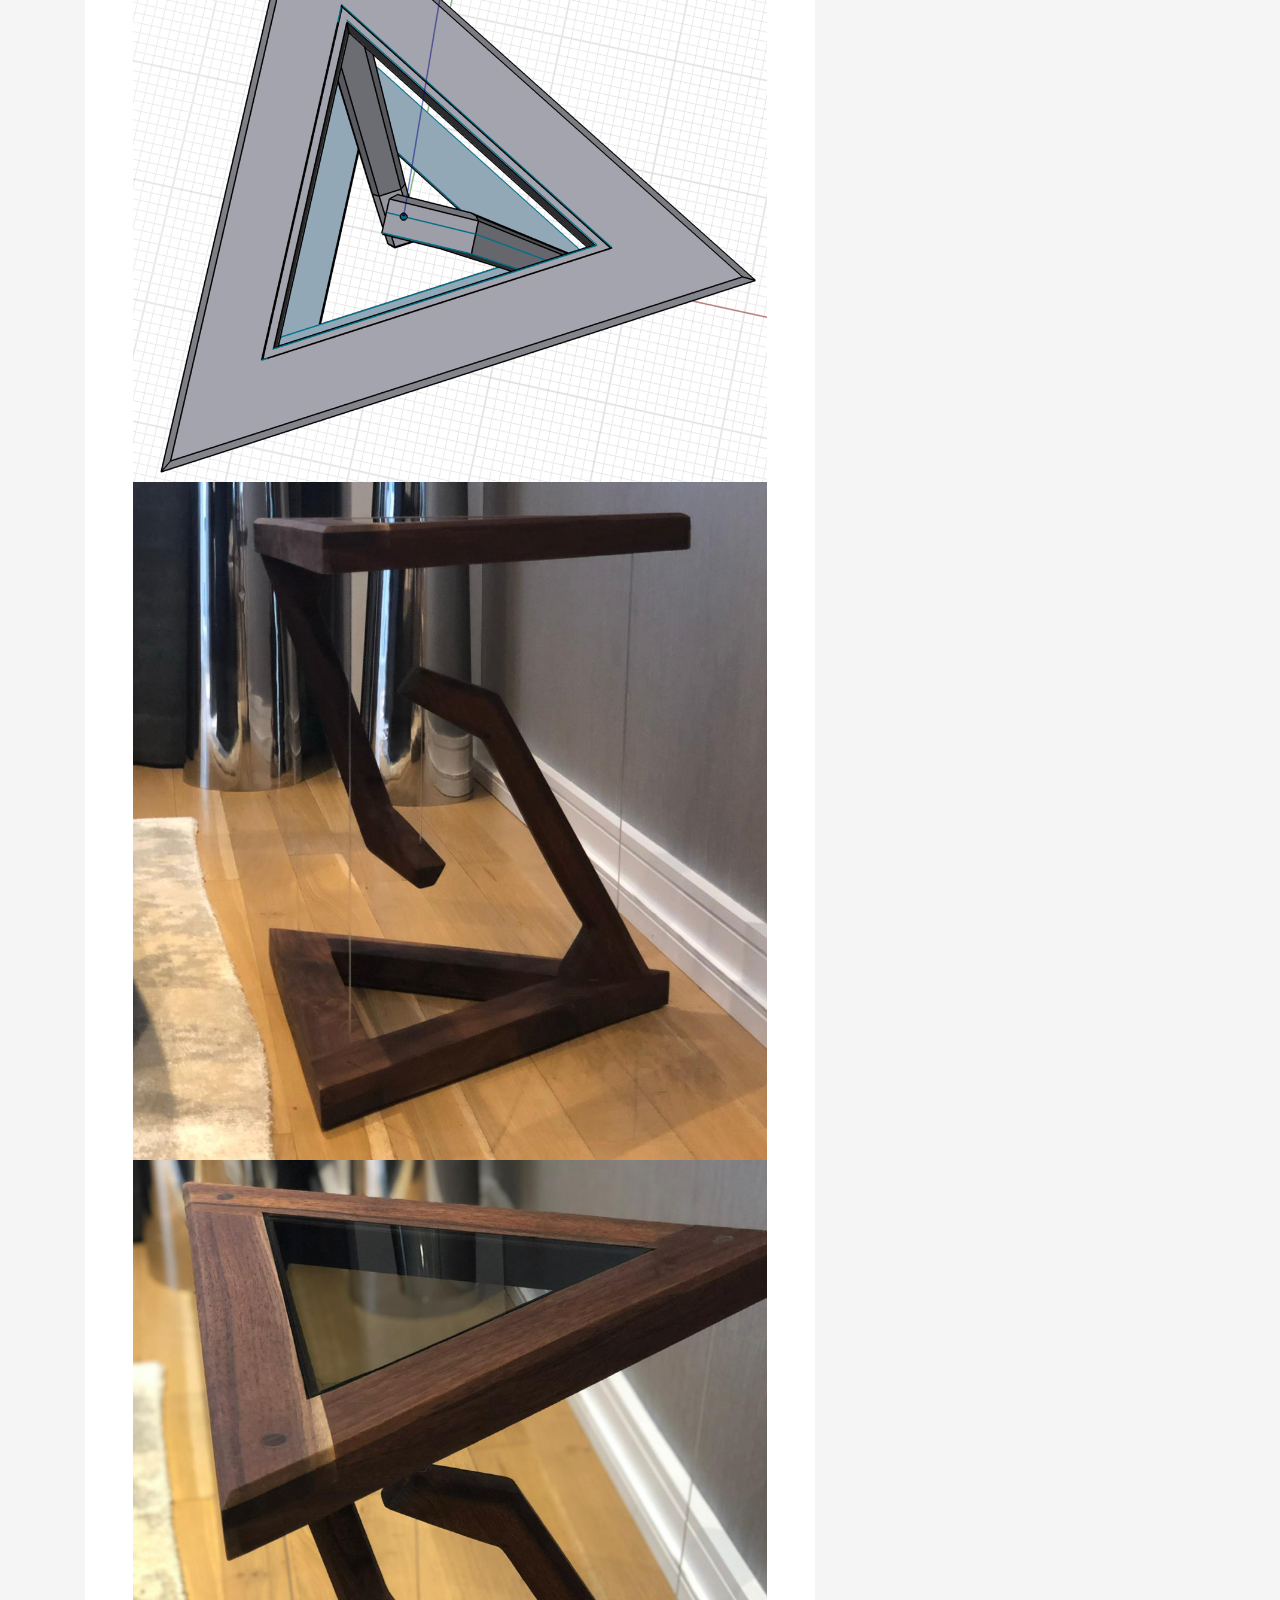
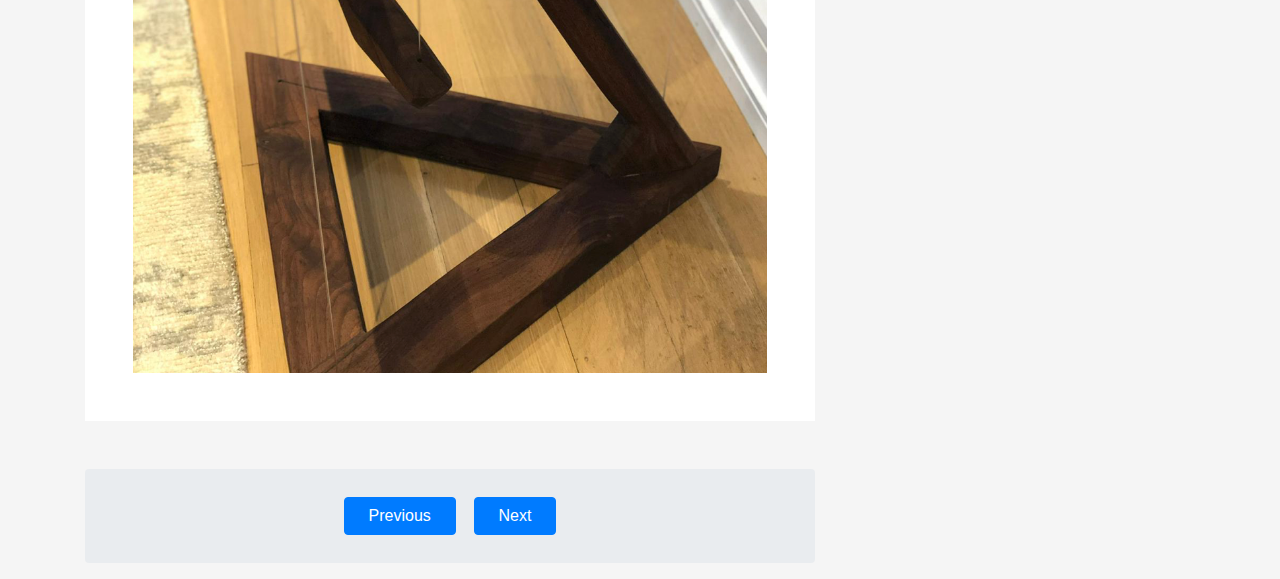
<file: tensegrity.html>
<!DOCTYPE html>
<html lang="en">
<head>
  <meta charset="utf-8">
  <title>Tensegrity Table</title>
  <meta content="width=device-width, initial-scale=1.0" name="viewport">
  <meta content="" name="keywords">
  <meta content="" name="description">

  <!-- Favicons -->
  <link href="img/logo1.png" rel="icon">
  <link href="img/apple-touch-icon.png" rel="apple-touch-icon">

  <!-- Bootstrap CSS File -->
  <link href="lib/bootstrap/css/bootstrap.min.css" rel="stylesheet">

  <!-- Libraries CSS Files -->
  <link href="lib/font-awesome/css/font-awesome.min.css" rel="stylesheet">
  <link href="lib/animate/animate.min.css" rel="stylesheet">
  <link href="lib/ionicons/css/ionicons.min.css" rel="stylesheet">
  <link href="lib/owlcarousel/assets/owl.carousel.min.css" rel="stylesheet">
  <link href="lib/lightbox/css/lightbox.min.css" rel="stylesheet">

  <!-- Main Stylesheet File -->
  <link href="css/style.css" rel="stylesheet">

  
</head>

<body>
  <!--/ Nav Star /-->
  <nav class="navbar navbar-b navbar-trans navbar-expand-md fixed-top" id="mainNav">
    <div class="container">
    
      <a class="navbar-brand js-scroll" href="#page-top"><img src="img/logo.png" alt="Jonah Belman">&nbsp Jonah Belman</a>
      <button class="navbar-toggler collapsed" type="button" data-toggle="collapse" data-target="#navbarDefault"
        aria-controls="navbarDefault" aria-expanded="false" aria-label="Toggle navigation">
        <span></span>
        <span></span>
        <span></span>
      </button>
      <div class="navbar-collapse collapse justify-content-end" id="navbarDefault">
        <ul class="navbar-nav">
          <li class="nav-item">
            <a class="nav-link js-scroll active" href="index.html">Home</a>
          </li>
          <li class="nav-item">
            <a class="nav-link js-scroll" href="index.html#about">About</a>
          </li>
          <li class="nav-item">
            <a class="nav-link js-scroll" href="index.html#service">Experience</a>
          </li>
          <li class="nav-item">
            <a class="nav-link js-scroll" href="index.html#work">Portfolio</a>
          </li>
          <li class="nav-item">
            <a class="nav-link js-scroll" href="index.html#blog">Downloads</a>
          </li>
          <li class="nav-item">
            <a class="nav-link js-scroll" href="index.html#contact">Contact</a>
          </li>
        </ul>
      </div>
    </div>
  </nav>
  <!--/ Nav End /-->
  <!--/ Nav End /-->

  <!--/ Intro Skew Star /-->
  <div class="intro intro-single route bg-image" style="background-image: url(img/overlay-bg.jpg)">
    <div class="overlay-mf"></div>
    <div class="intro-content display-table">
      <div class="table-cell">
        <div class="container">
          <h2 class="intro-title mb-4">Tensegrity Table</h2>
          <ol class="breadcrumb d-flex justify-content-center">
<!--             <li class="breadcrumb-item"> -->
            <p class="pt-3"><a class="btn btn-primary btn js-scroll px-4" href="smartchess.html" role="button">Previous</a></p>
            <p>&nbsp&nbsp&nbsp&nbsp</p>
            <p class="pt-3"><a class="btn btn-primary btn js-scroll px-4" href="tiki.html" role="button">Next</a></p>
<!--               <a href="#">Home</a> -->
<!--             </li> -->
<!--             <li class="breadcrumb-item"> -->
<!--               <a href="#">Library</a> -->
<!--             </li> -->
<!--             <li class="breadcrumb-item active">Data</li> -->
          </ol>
        </div>
      </div>
    </div>
  </div>
  <!--/ Intro Skew End /-->

  <!--/ Section Blog-Single Star /-->
  <section class="blog-wrapper sect-pt4" id="blog">
    <div class="container">
      <div class="row">
        <div class="col-md-8">
          <div class="post-box">
            
            <div class="post-meta">
<!--               <h1 class="article-title">Sidewalk Snowplow Robot</h1> -->
              <ul>
                <li>
                  <span class="ion-calendar"></span>
                  <a href="#">Spring 2020</a>
                </li>
<!--                 <li> -->
<!--                   <span class="ion-pricetag"></span> -->
<!--                   <a href="#">Web Design</a> -->
<!--                 </li> -->
<!--                 <li> -->
<!--                   <span class="ion-chatbox"></span> -->
<!--                   <a href="#">14</a> -->
<!--                 </li> -->
              </ul>
            </div>
            <div class="article-content">
              <p>
                Tensegrity or tensional integrity is a structural principle that allows objects that are attached to each other to remain in place due to the tension placed on it rather than the compression of it. I first thought of this when I saw a picture of a floating lego platform which used tensegrity. When I saw that, I immediately started wondering if it would be possible to make a full sized table using this principle. After some research, I was able to find that other people have done this so I decided to build one. I first designed the table on SolidWorks to ensure that the supporting arms would perfectly line up with each other. I built the table out of dimensional walnut, glass, and 300 lb rated wire.
              </p>
            </div>
            <div class="post-thumb">
              <img src="img/tensegrity/tensegrity1.png" class="img-fluid" alt="">
            </div>
            <div class="post-thumb">
              <img src="img/tensegrity/tensegrity2.png" class="img-fluid" alt="">
            </div>
            <div class="post-thumb">
              <img src="img/tensegrity/tensegrity3.png" class="img-fluid" alt="">
            </div>
            <div class="post-thumb">
              <img src="img/tensegrity/tensegrity4.png" class="img-fluid" alt="">
            </div>
            <div class="post-thumb">
              <img src="img/tensegrity/tensegrity5.png" class="img-fluid" alt="">
            </div>
            <div class="post-thumb">
              <img src="img/tensegrity/tensegrity6.png" class="img-fluid" alt="">
            </div>
          </div>
          <ol class="breadcrumb d-flex justify-content-center">
<!--             <li class="breadcrumb-item"> -->
            <p class="pt-3"><a class="btn btn-primary btn js-scroll px-4" href="smartchess.html" role="button">Previous</a></p>
            <p>&nbsp&nbsp&nbsp&nbsp</p>
            <p class="pt-3"><a class="btn btn-primary btn js-scroll px-4" href="tiki.html" role="button">Next</a></p>
<!--               <a href="#">Home</a> -->
<!--             </li> -->
<!--             <li class="breadcrumb-item"> -->
<!--               <a href="#">Library</a> -->
<!--             </li> -->
<!--             <li class="breadcrumb-item active">Data</li> -->
          </ol>
<!--           <div class="form-comments"> -->
<!--             <div class="title-box-2"> -->
<!--               <h3 class="title-left"> -->
<!--                 Leave a Reply -->
<!--               </h3> -->
<!--             </div> -->
<!--             <form class="form-mf"> -->
<!--               <div class="row"> -->
<!--                 <div class="col-md-6 mb-3"> -->
<!--                   <div class="form-group"> -->
<!--                     <input type="text" class="form-control input-mf" id="inputName" placeholder="Name *" required> -->
<!--                   </div> -->
<!--                 </div> -->
<!--                 <div class="col-md-6 mb-3"> -->
<!--                   <div class="form-group"> -->
<!--                     <input type="email" class="form-control input-mf" id="inputEmail1" placeholder="Email *" required> -->
<!--                   </div> -->
<!--                 </div> -->
<!--                 <div class="col-md-12 mb-3"> -->
<!--                   <div class="form-group"> -->
<!--                     <input type="url" class="form-control input-mf" id="inputUrl" placeholder="Website"> -->
<!--                   </div> -->
<!--                 </div> -->
<!--                 <div class="col-md-12 mb-3"> -->
<!--                   <div class="form-group"> -->
<!--                     <textarea id="textMessage" class="form-control input-mf" placeholder="Comment *" name="message" -->
<!--                       cols="45" rows="8" required></textarea> -->
<!--                   </div> -->
<!--                 </div> -->
<!--                 <div class="col-md-12"> -->
<!--                   <button type="submit" class="button button-a button-big button-rouded">Send Message</button> -->
<!--                 </div> -->
<!--               </div> -->
<!--             </form> -->
<!--           </div> -->
        </div>
        <div class="col-md-4">
          
          <div class="widget-sidebar">
            <h5 class="sidebar-title">Other Projects</h5>
            <div class="sidebar-content">
              <ul class="list-sidebar">
                <li>
                  <a href="baja.html">Baja SAE Vehicle</a>
                </li>
                <li>
                  <a href="scanner.html">ID Scanner</a>
                </li>
              <li>
                <a href="snowplow-robot.html">Sidewalk Snowplow Robot</a>
              </li>
                <li>
                  <a href="smartchess.html">SmartChess</a>
                </li>
                
                <li>
                  <a href="tiki.html">Custom Tiki Bar</a>
                </li>
                <li>
                  <a href="tcw.html">Toronto Custom Woodworking</a>
                </li>
                <li>
                  <a href="level.html">Self-Levelling Table</a>
                </li>
                <li>
                  <a href="arcade.html">Arcade Machine</a>
                 </li>
                <li>
                  <a href="paparazzi.html">Flashing Paparazzi</a>
                </li>
                <li>
                  <a href="weizmann.html">Weizmann Physics Competition</a>
                </li>
                <li>
                  <a href="total-warfare.html">Total Warfare Game</a>
                </li>
              </ul>
            </div>
          </div>
          <div class="widget-sidebar widget-tags">
            <h5 class="sidebar-title">Related Skills</h5>
            <div class="sidebar-content">
              <ul>
                <li>
                  <a href="#">CAD</a>
                </li>
                <li>
                  <a href="#">Woodworking</a>
                </li>
                <li>
                  <a href="#">Physics</a>
                </li>
                <li>
                  <a href="#">Power Tools</a>
                </li>
                
              </ul>
            </div>
          </div>
        </div>
      </div>
    </div>
  </section>
  <!--/ Section Blog-Single End /-->

  <!--/ Section Contact-Footer Star /-->
<!--   <section class="paralax-mf footer-paralax bg-image sect-mt4 route" style="background-image: url(img/overlay-bg.jpg)"> -->
<!--     <div class="overlay-mf"></div> -->
<!--     <footer> -->
<!--       <div class="container"> -->
<!--         <div class="row"> -->
<!--           <div class="col-sm-12"> -->
<!--             <div class="copyright-box"> -->
<!--               <p class="copyright">&copy; Copyright <strong>DevFolio</strong>. All Rights Reserved</p> -->
<!--               <div class="credits"> -->
<!--                  -->
<!--                   All the links in the footer should remain intact. -->
<!--                   You can delete the links only if you purchased the pro version. -->
<!--                   Licensing information: https://bootstrapmade.com/license/ -->
<!--                   Purchase the pro version with working PHP/AJAX contact form: https://bootstrapmade.com/buy/?theme=DevFolio -->
<!--                 --> 
<!--                 Designed by <a href="https://bootstrapmade.com/">BootstrapMade</a> -->
<!--               </div> -->
<!--             </div> -->
<!--           </div> -->
<!--         </div> -->
<!--       </div> -->
<!--     </footer> -->
<!--   </section> -->
  <!--/ Section Contact-footer End /-->

  <a href="#" class="back-to-top"><i class="fa fa-chevron-up"></i></a>
  <div id="preloader"></div>

  <!-- JavaScript Libraries -->
  <script src="lib/jquery/jquery.min.js"></script>
  <script src="lib/jquery/jquery-migrate.min.js"></script>
  <script src="lib/popper/popper.min.js"></script>
  <script src="lib/bootstrap/js/bootstrap.min.js"></script>
  <script src="lib/easing/easing.min.js"></script>
  <script src="lib/counterup/jquery.waypoints.min.js"></script>
  <script src="lib/counterup/jquery.counterup.js"></script>
  <script src="lib/owlcarousel/owl.carousel.min.js"></script>
  <script src="lib/lightbox/js/lightbox.min.js"></script>
  <script src="lib/typed/typed.min.js"></script>
  <!-- Contact Form JavaScript File -->
  <script src="contactform/contactform.js"></script>

  <!-- Template Main Javascript File -->
  <script src="js/main.js"></script>

</body>
</html>
</file>
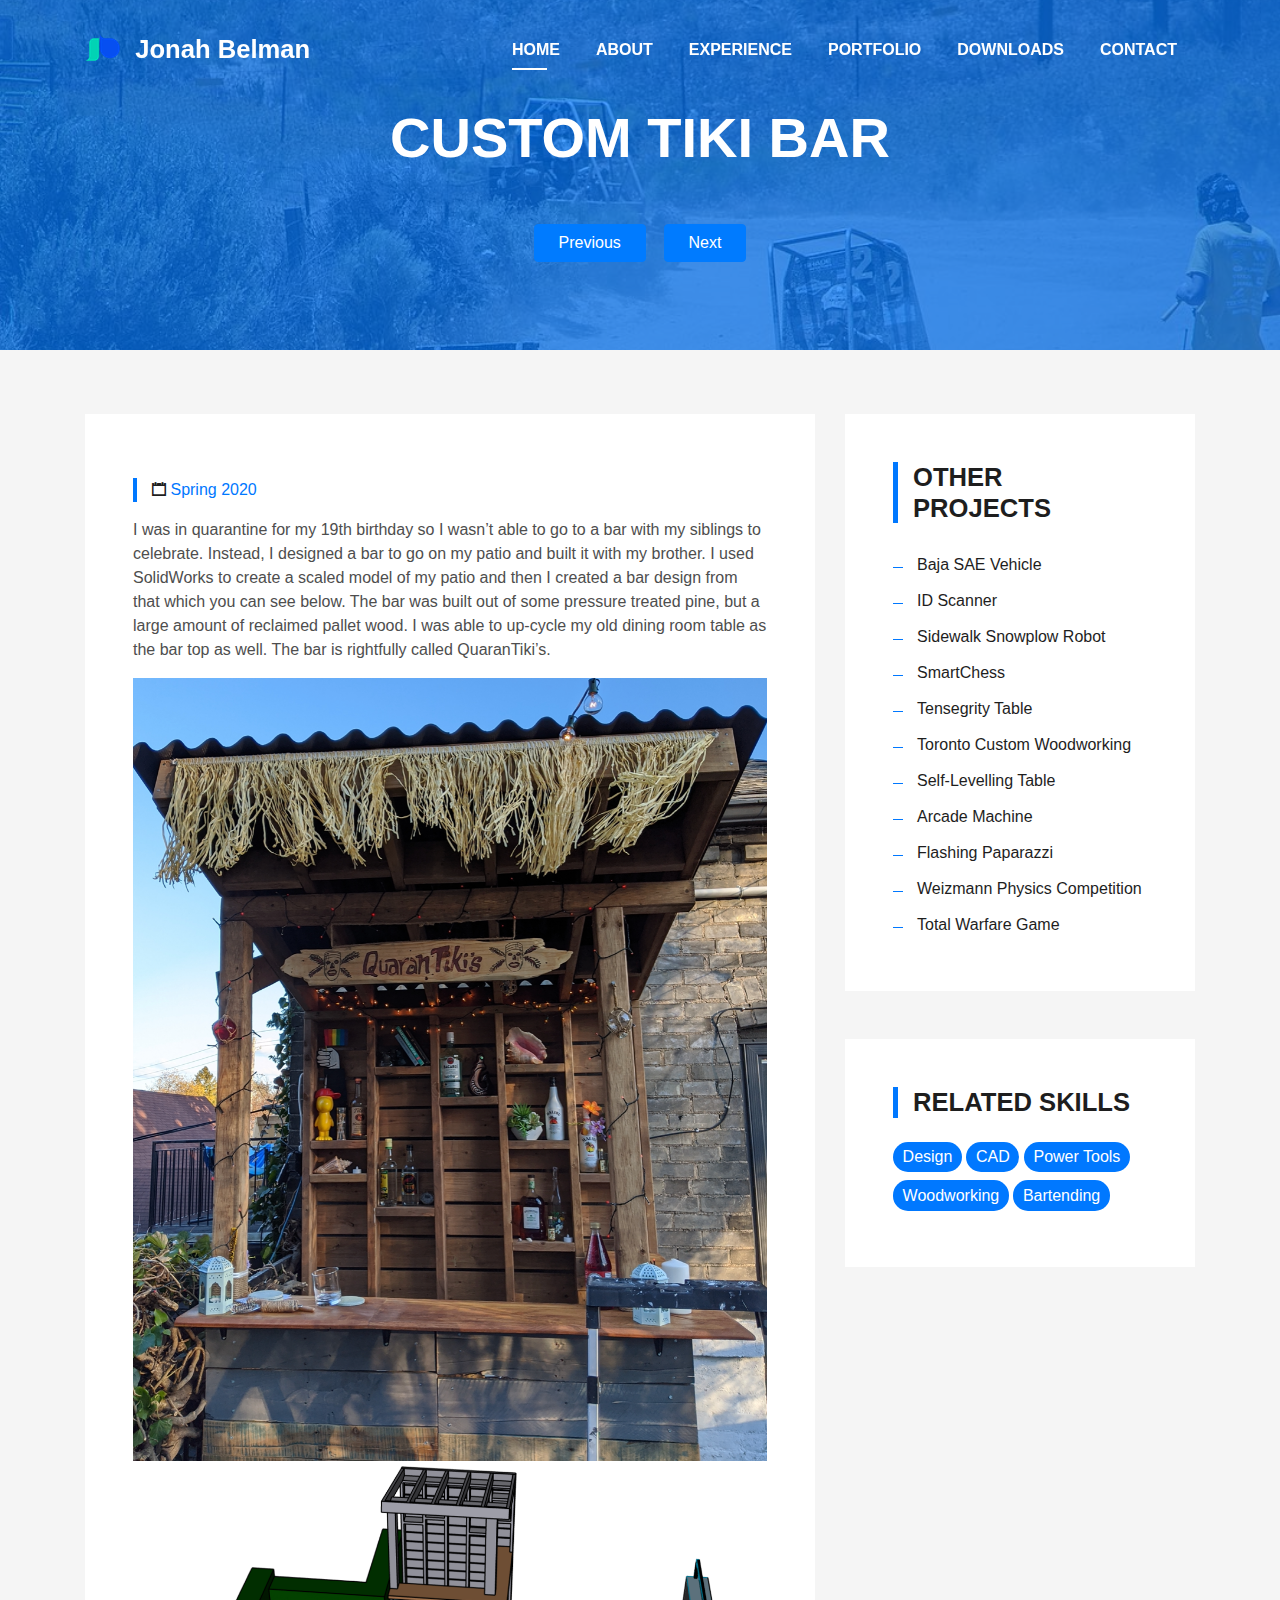
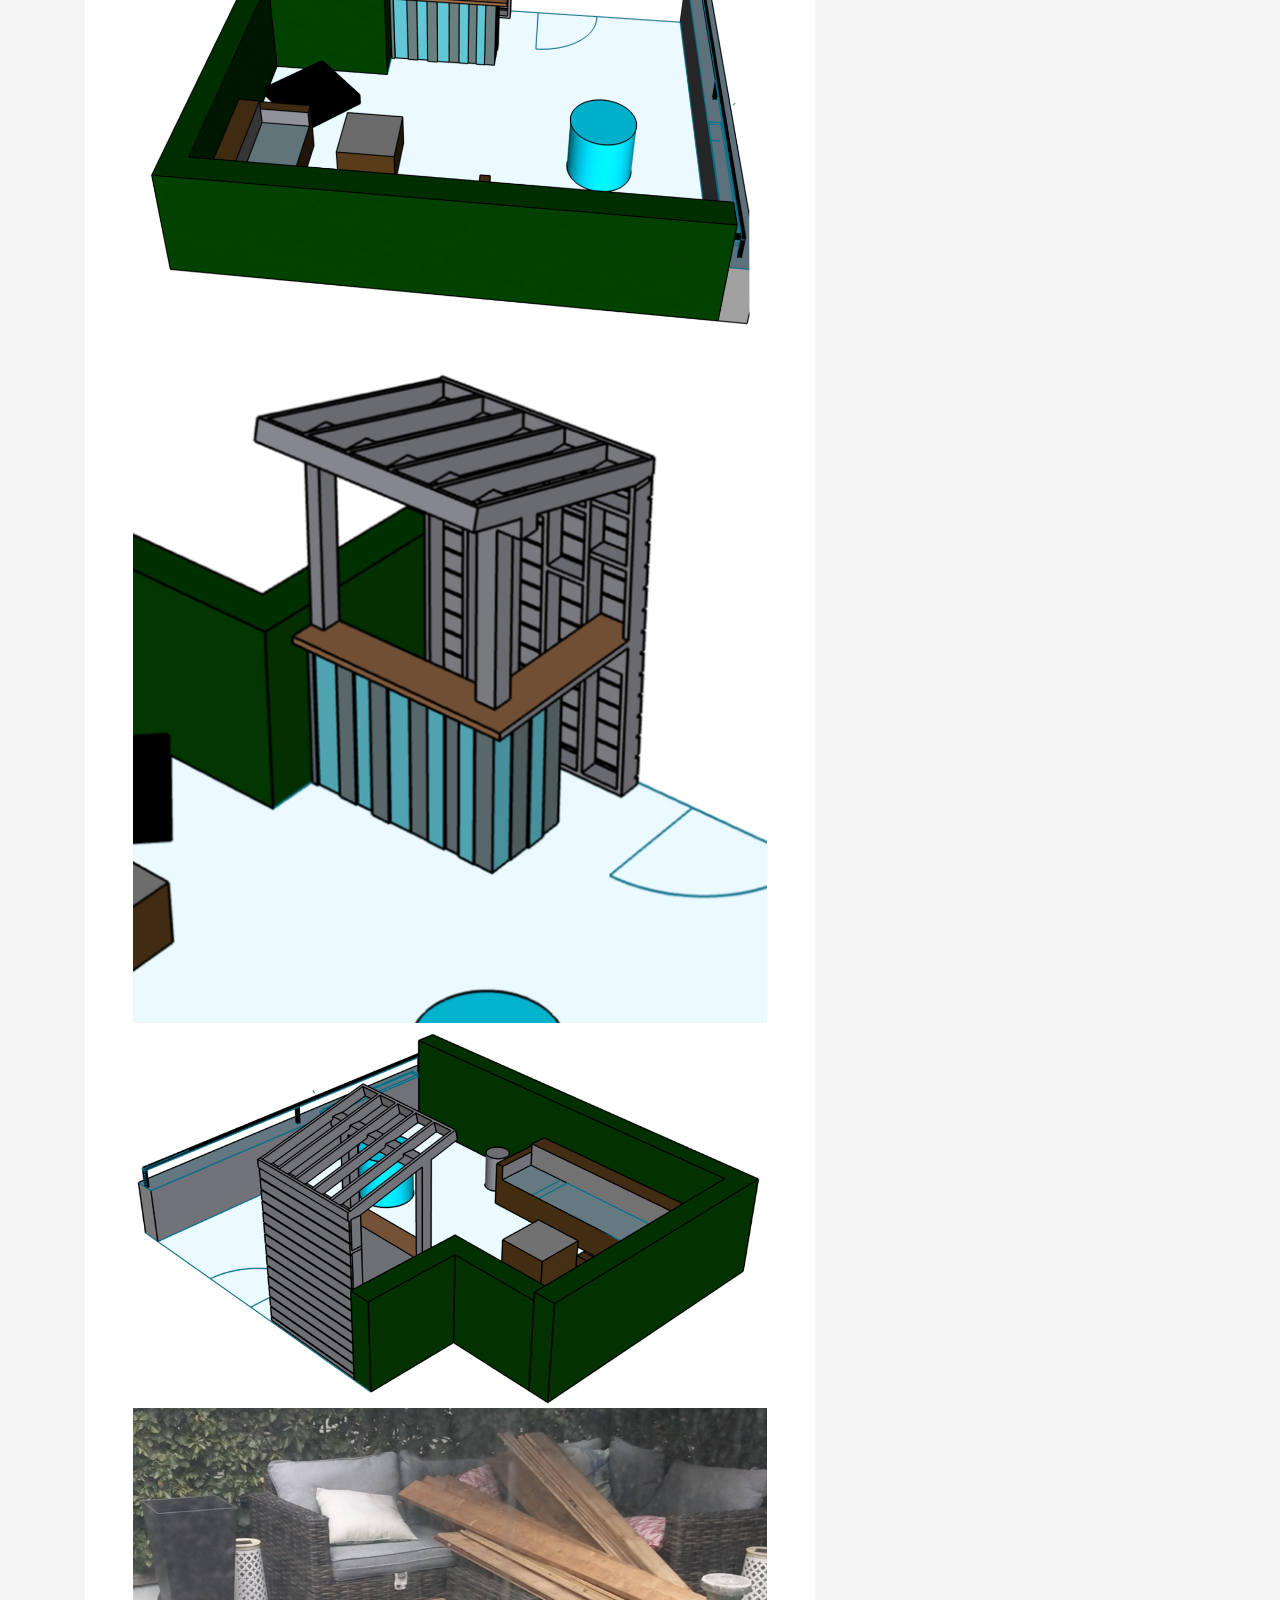
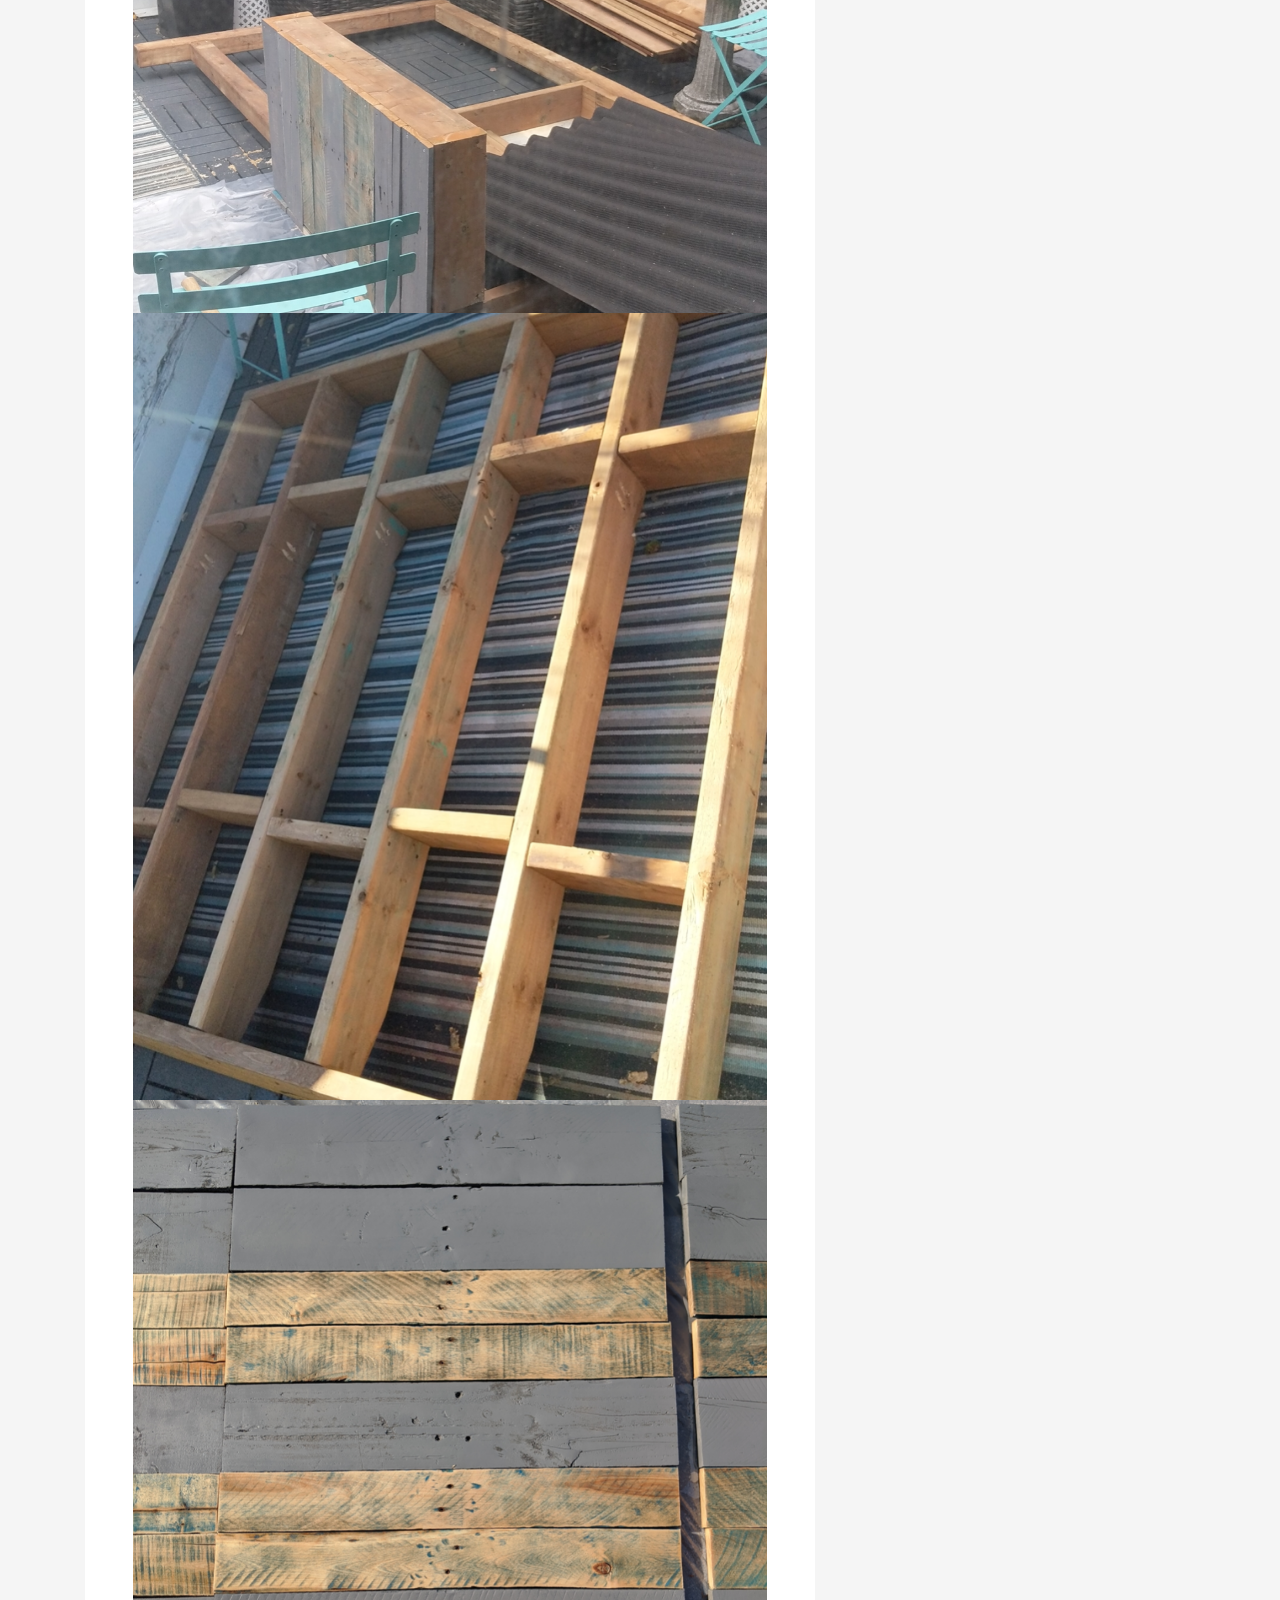
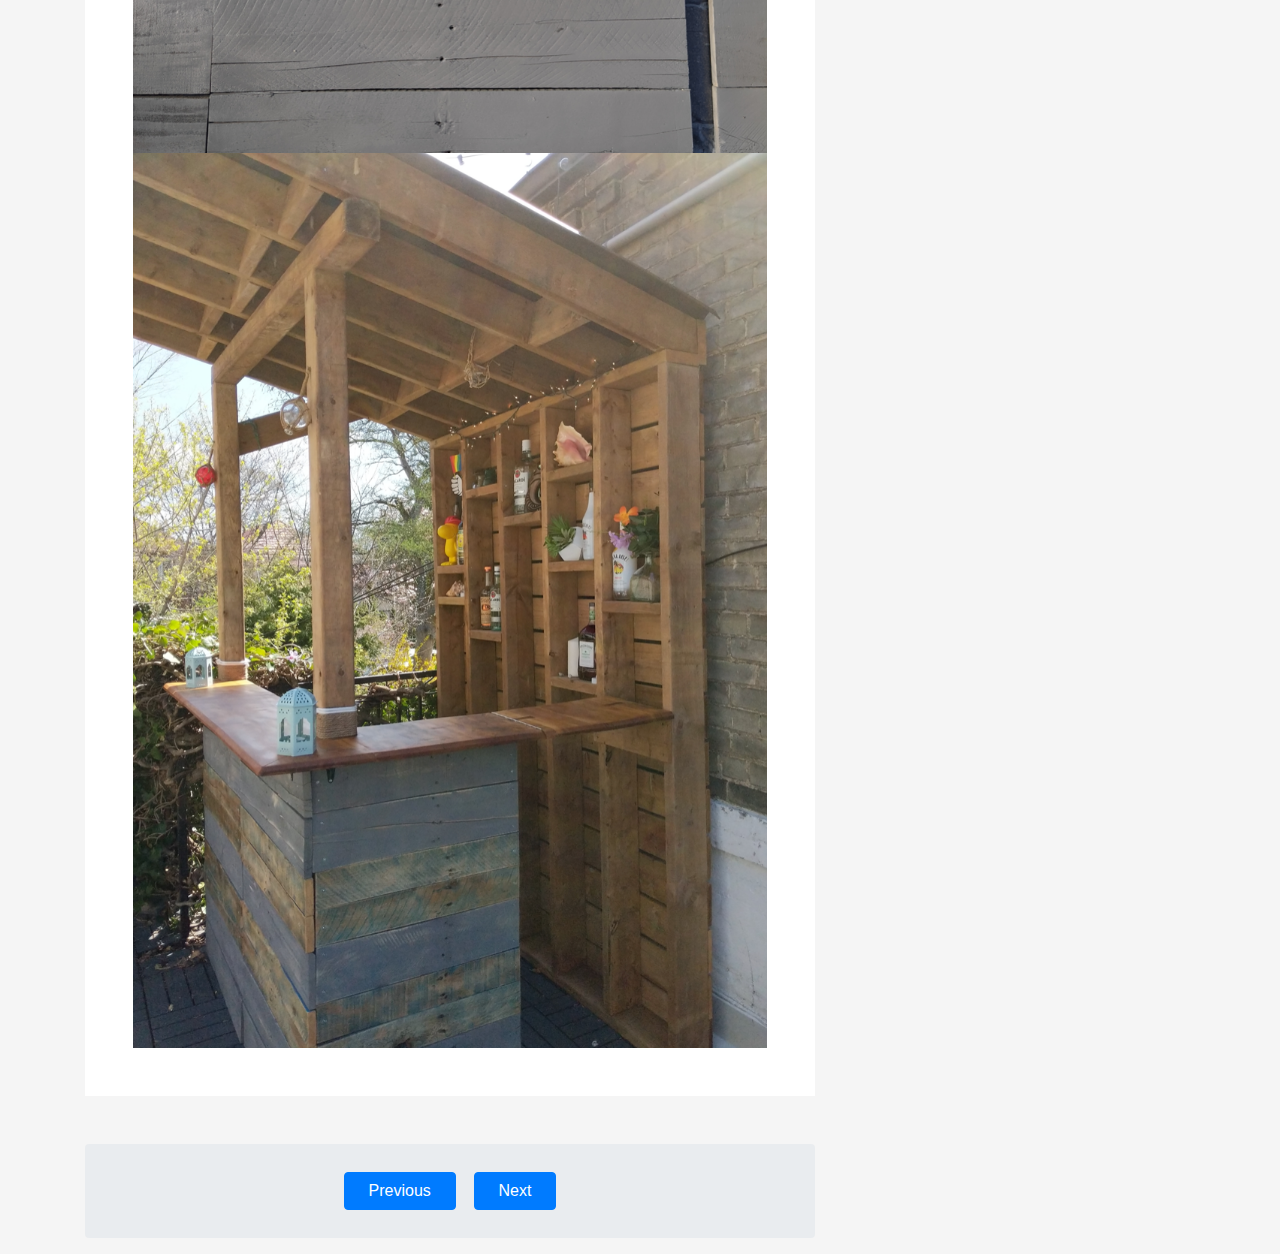
<file: tiki.html>
<!DOCTYPE html>
<html lang="en">
<head>
  <meta charset="utf-8">
  <title>Quarantiki's</title>
  <meta content="width=device-width, initial-scale=1.0" name="viewport">
  <meta content="" name="keywords">
  <meta content="" name="description">

  <!-- Favicons -->
  <link href="img/logo1.png" rel="icon">
  <link href="img/apple-touch-icon.png" rel="apple-touch-icon">

  <!-- Bootstrap CSS File -->
  <link href="lib/bootstrap/css/bootstrap.min.css" rel="stylesheet">

  <!-- Libraries CSS Files -->
  <link href="lib/font-awesome/css/font-awesome.min.css" rel="stylesheet">
  <link href="lib/animate/animate.min.css" rel="stylesheet">
  <link href="lib/ionicons/css/ionicons.min.css" rel="stylesheet">
  <link href="lib/owlcarousel/assets/owl.carousel.min.css" rel="stylesheet">
  <link href="lib/lightbox/css/lightbox.min.css" rel="stylesheet">

  <!-- Main Stylesheet File -->
  <link href="css/style.css" rel="stylesheet">

  
</head>

<body>
  <!--/ Nav Star /-->
  <nav class="navbar navbar-b navbar-trans navbar-expand-md fixed-top" id="mainNav">
    <div class="container">
    
      <a class="navbar-brand js-scroll" href="#page-top"><img src="img/logo.png" alt="Jonah Belman">&nbsp Jonah Belman</a>
      <button class="navbar-toggler collapsed" type="button" data-toggle="collapse" data-target="#navbarDefault"
        aria-controls="navbarDefault" aria-expanded="false" aria-label="Toggle navigation">
        <span></span>
        <span></span>
        <span></span>
      </button>
      <div class="navbar-collapse collapse justify-content-end" id="navbarDefault">
        <ul class="navbar-nav">
          <li class="nav-item">
            <a class="nav-link js-scroll active" href="index.html">Home</a>
          </li>
          <li class="nav-item">
            <a class="nav-link js-scroll" href="index.html#about">About</a>
          </li>
          <li class="nav-item">
            <a class="nav-link js-scroll" href="index.html#service">Experience</a>
          </li>
          <li class="nav-item">
            <a class="nav-link js-scroll" href="index.html#work">Portfolio</a>
          </li>
          <li class="nav-item">
            <a class="nav-link js-scroll" href="index.html#blog">Downloads</a>
          </li>
          <li class="nav-item">
            <a class="nav-link js-scroll" href="index.html#contact">Contact</a>
          </li>
        </ul>
      </div>
    </div>
  </nav>
  <!--/ Nav End /-->
  <!--/ Nav End /-->

  <!--/ Intro Skew Star /-->
  <div class="intro intro-single route bg-image" style="background-image: url(img/overlay-bg.jpg)">
    <div class="overlay-mf"></div>
    <div class="intro-content display-table">
      <div class="table-cell">
        <div class="container">
          <h2 class="intro-title mb-4">Custom Tiki Bar</h2>
          <ol class="breadcrumb d-flex justify-content-center">
<!--             <li class="breadcrumb-item"> -->
            <p class="pt-3"><a class="btn btn-primary btn js-scroll px-4" href="tensegrity.html" role="button">Previous</a></p>
            <p>&nbsp&nbsp&nbsp&nbsp</p>
            <p class="pt-3"><a class="btn btn-primary btn js-scroll px-4" href="tcw.html" role="button">Next</a></p>
<!--               <a href="#">Home</a> -->
<!--             </li> -->
<!--             <li class="breadcrumb-item"> -->
<!--               <a href="#">Library</a> -->
<!--             </li> -->
<!--             <li class="breadcrumb-item active">Data</li> -->
          </ol>
        </div>
      </div>
    </div>
  </div>
  <!--/ Intro Skew End /-->

  <!--/ Section Blog-Single Star /-->
  <section class="blog-wrapper sect-pt4" id="blog">
    <div class="container">
      <div class="row">
        <div class="col-md-8">
          <div class="post-box">
            
            <div class="post-meta">
<!--               <h1 class="article-title">Sidewalk Snowplow Robot</h1> -->
              <ul>
                <li>
                  <span class="ion-calendar"></span>
                  <a href="#">Spring 2020</a>
                </li>
<!--                 <li> -->
<!--                   <span class="ion-pricetag"></span> -->
<!--                   <a href="#">Web Design</a> -->
<!--                 </li> -->
<!--                 <li> -->
<!--                   <span class="ion-chatbox"></span> -->
<!--                   <a href="#">14</a> -->
<!--                 </li> -->
              </ul>
            </div>
            <div class="article-content">
              <p>
                I was in quarantine for my 19th birthday so I wasn’t able to go to a bar with my siblings to celebrate. Instead, I designed a bar to go on my patio and built it with my brother. I used SolidWorks to create a scaled model of my patio and then I created a bar design from that which you can see below. The bar was built out of some pressure treated pine, but a large amount of reclaimed pallet wood. I was able to up-cycle my old dining room table as the bar top as well. The bar is rightfully called QuaranTiki’s.
              </p>
            </div>
            <div class="post-thumb">
              <img src="img/tiki/tiki1.png" class="img-fluid" alt="">
            </div>
            <div class="post-thumb">
              <img src="img/tiki/tiki2.png" class="img-fluid" alt="">
            </div>
            <div class="post-thumb">
              <img src="img/tiki/tiki3.png" class="img-fluid" alt="">
            </div>
            <div class="post-thumb">
              <img src="img/tiki/tiki4.png" class="img-fluid" alt="">
            </div>
            <div class="post-thumb">
              <img src="img/tiki/tiki5.png" class="img-fluid" alt="">
            </div>
            <div class="post-thumb">
              <img src="img/tiki/tiki6.png" class="img-fluid" alt="">
            </div>
            <div class="post-thumb">
              <img src="img/tiki/tiki7.png" class="img-fluid" alt="">
            </div>
            <div class="post-thumb">
              <img src="img/tiki/tiki8.png" class="img-fluid" alt="">
            </div>
          </div>
          <ol class="breadcrumb d-flex justify-content-center">
<!--             <li class="breadcrumb-item"> -->
            <p class="pt-3"><a class="btn btn-primary btn js-scroll px-4" href="tensegrity.html" role="button">Previous</a></p>
            <p>&nbsp&nbsp&nbsp&nbsp</p>
            <p class="pt-3"><a class="btn btn-primary btn js-scroll px-4" href="tcw.html" role="button">Next</a></p>
<!--               <a href="#">Home</a> -->
<!--             </li> -->
<!--             <li class="breadcrumb-item"> -->
<!--               <a href="#">Library</a> -->
<!--             </li> -->
<!--             <li class="breadcrumb-item active">Data</li> -->
          </ol>
<!--           <div class="form-comments"> -->
<!--             <div class="title-box-2"> -->
<!--               <h3 class="title-left"> -->
<!--                 Leave a Reply -->
<!--               </h3> -->
<!--             </div> -->
<!--             <form class="form-mf"> -->
<!--               <div class="row"> -->
<!--                 <div class="col-md-6 mb-3"> -->
<!--                   <div class="form-group"> -->
<!--                     <input type="text" class="form-control input-mf" id="inputName" placeholder="Name *" required> -->
<!--                   </div> -->
<!--                 </div> -->
<!--                 <div class="col-md-6 mb-3"> -->
<!--                   <div class="form-group"> -->
<!--                     <input type="email" class="form-control input-mf" id="inputEmail1" placeholder="Email *" required> -->
<!--                   </div> -->
<!--                 </div> -->
<!--                 <div class="col-md-12 mb-3"> -->
<!--                   <div class="form-group"> -->
<!--                     <input type="url" class="form-control input-mf" id="inputUrl" placeholder="Website"> -->
<!--                   </div> -->
<!--                 </div> -->
<!--                 <div class="col-md-12 mb-3"> -->
<!--                   <div class="form-group"> -->
<!--                     <textarea id="textMessage" class="form-control input-mf" placeholder="Comment *" name="message" -->
<!--                       cols="45" rows="8" required></textarea> -->
<!--                   </div> -->
<!--                 </div> -->
<!--                 <div class="col-md-12"> -->
<!--                   <button type="submit" class="button button-a button-big button-rouded">Send Message</button> -->
<!--                 </div> -->
<!--               </div> -->
<!--             </form> -->
<!--           </div> -->
        </div>
        <div class="col-md-4">
          
          <div class="widget-sidebar">
            <h5 class="sidebar-title">Other Projects</h5>
            <div class="sidebar-content">
              <ul class="list-sidebar">
                <li>
                  <a href="baja.html">Baja SAE Vehicle</a>
                </li>
                <li>
                  <a href="scanner.html">ID Scanner</a>
                </li>
              <li>
                <a href="snowplow-robot.html">Sidewalk Snowplow Robot</a>
              </li>
                <li>
                  <a href="smartchess.html">SmartChess</a>
                </li>
                
                <li>
                  <a href="tensegrity.html">Tensegrity Table</a>
                </li>
                
                <li>
                  <a href="tcw.html">Toronto Custom Woodworking</a>
                </li>
                <li>
                  <a href="level.html">Self-Levelling Table</a>
                </li>
                <li>
                  <a href="arcade.html">Arcade Machine</a>
                 </li>
                <li>
                  <a href="paparazzi.html">Flashing Paparazzi</a>
                </li>
                <li>
                  <a href="weizmann.html">Weizmann Physics Competition</a>
                </li>
                <li>
                  <a href="total-warfare.html">Total Warfare Game</a>
                </li>
              </ul>
            </div>
          </div>
          <div class="widget-sidebar widget-tags">
            <h5 class="sidebar-title">Related Skills</h5>
            <div class="sidebar-content">
              <ul>
                <li>
                  <a href="#">Design</a>
                </li>
                <li>
                  <a href="#">CAD</a>
                </li>
                <li>
                  <a href="#">Power Tools</a>
                </li>
                <li>
                  <a href="#">Woodworking</a>
                </li>
                <li>
                  <a href="#">Bartending</a>
                </li>
                
              </ul>
            </div>
          </div>
        </div>
      </div>
    </div>
  </section>
  <!--/ Section Blog-Single End /-->

  <!--/ Section Contact-Footer Star /-->
<!--   <section class="paralax-mf footer-paralax bg-image sect-mt4 route" style="background-image: url(img/overlay-bg.jpg)"> -->
<!--     <div class="overlay-mf"></div> -->
<!--     <footer> -->
<!--       <div class="container"> -->
<!--         <div class="row"> -->
<!--           <div class="col-sm-12"> -->
<!--             <div class="copyright-box"> -->
<!--               <p class="copyright">&copy; Copyright <strong>DevFolio</strong>. All Rights Reserved</p> -->
<!--               <div class="credits"> -->
<!--                  -->
<!--                   All the links in the footer should remain intact. -->
<!--                   You can delete the links only if you purchased the pro version. -->
<!--                   Licensing information: https://bootstrapmade.com/license/ -->
<!--                   Purchase the pro version with working PHP/AJAX contact form: https://bootstrapmade.com/buy/?theme=DevFolio -->
<!--                 --> 
<!--                 Designed by <a href="https://bootstrapmade.com/">BootstrapMade</a> -->
<!--               </div> -->
<!--             </div> -->
<!--           </div> -->
<!--         </div> -->
<!--       </div> -->
<!--     </footer> -->
<!--   </section> -->
  <!--/ Section Contact-footer End /-->

  <a href="#" class="back-to-top"><i class="fa fa-chevron-up"></i></a>
  <div id="preloader"></div>

  <!-- JavaScript Libraries -->
  <script src="lib/jquery/jquery.min.js"></script>
  <script src="lib/jquery/jquery-migrate.min.js"></script>
  <script src="lib/popper/popper.min.js"></script>
  <script src="lib/bootstrap/js/bootstrap.min.js"></script>
  <script src="lib/easing/easing.min.js"></script>
  <script src="lib/counterup/jquery.waypoints.min.js"></script>
  <script src="lib/counterup/jquery.counterup.js"></script>
  <script src="lib/owlcarousel/owl.carousel.min.js"></script>
  <script src="lib/lightbox/js/lightbox.min.js"></script>
  <script src="lib/typed/typed.min.js"></script>
  <!-- Contact Form JavaScript File -->
  <script src="contactform/contactform.js"></script>

  <!-- Template Main Javascript File -->
  <script src="js/main.js"></script>

</body>
</html>
</file>
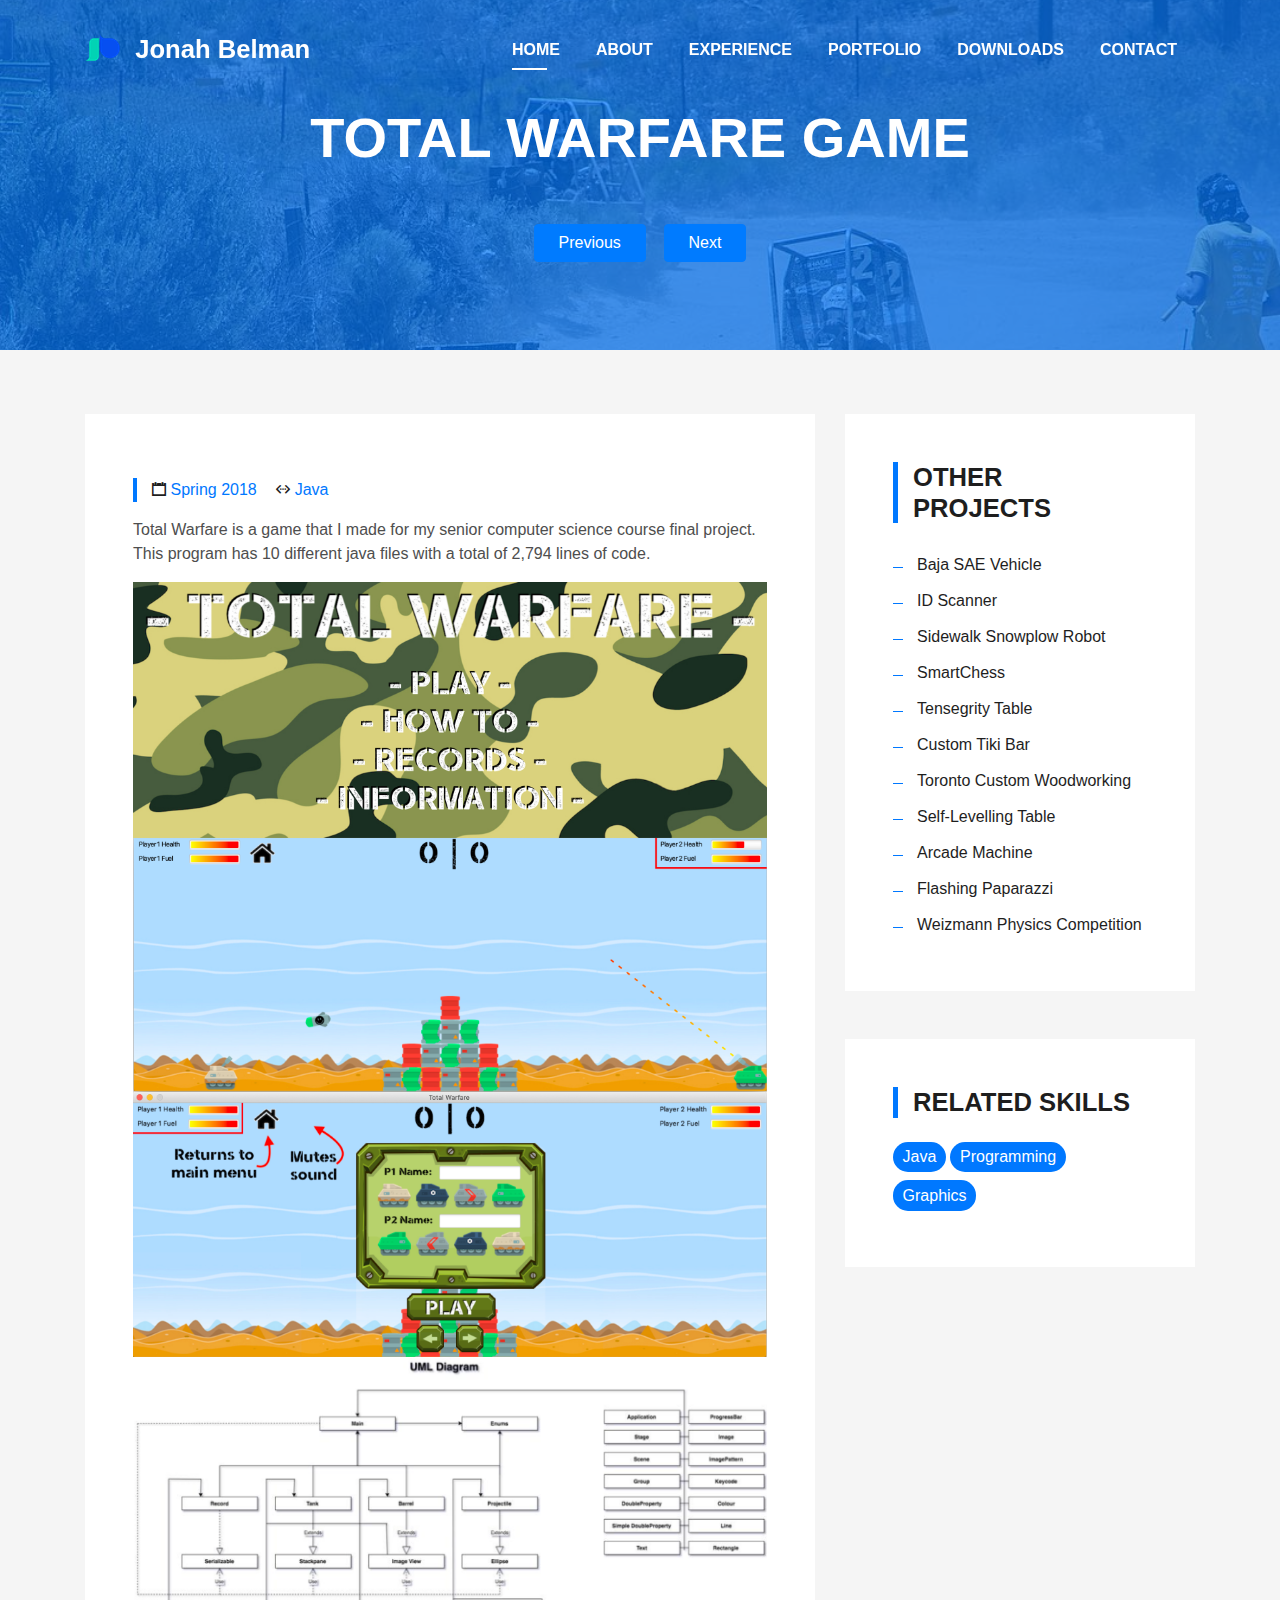
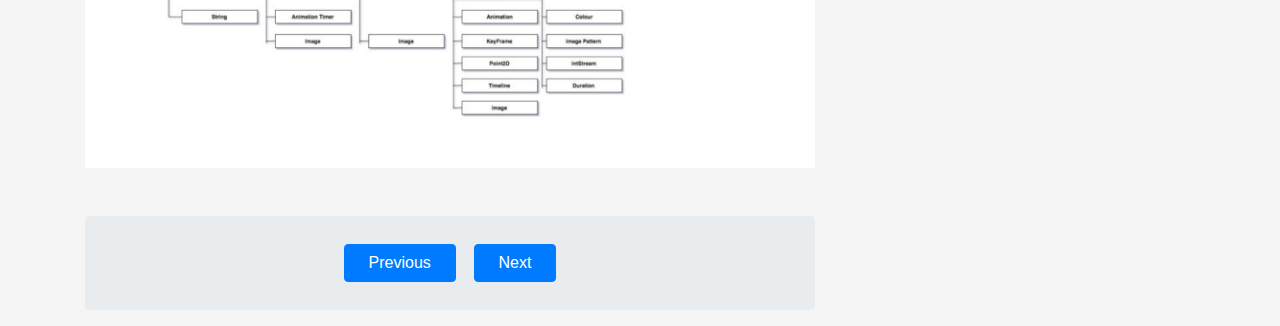
<file: total-warfare.html>
<!DOCTYPE html>
<html lang="en">
<head>
  <meta charset="utf-8">
  <title>Total Warfare</title>
  <meta content="width=device-width, initial-scale=1.0" name="viewport">
  <meta content="" name="keywords">
  <meta content="" name="description">

  <!-- Favicons -->
  <link href="img/logo1.png" rel="icon">
  <link href="img/apple-touch-icon.png" rel="apple-touch-icon">

  <!-- Bootstrap CSS File -->
  <link href="lib/bootstrap/css/bootstrap.min.css" rel="stylesheet">

  <!-- Libraries CSS Files -->
  <link href="lib/font-awesome/css/font-awesome.min.css" rel="stylesheet">
  <link href="lib/animate/animate.min.css" rel="stylesheet">
  <link href="lib/ionicons/css/ionicons.min.css" rel="stylesheet">
  <link href="lib/owlcarousel/assets/owl.carousel.min.css" rel="stylesheet">
  <link href="lib/lightbox/css/lightbox.min.css" rel="stylesheet">

  <!-- Main Stylesheet File -->
  <link href="css/style.css" rel="stylesheet">

  
</head>

<body>
  <!--/ Nav Star /-->
  <nav class="navbar navbar-b navbar-trans navbar-expand-md fixed-top" id="mainNav">
    <div class="container">
    
      <a class="navbar-brand js-scroll" href="#page-top"><img src="img/logo.png" alt="Jonah Belman">&nbsp Jonah Belman</a>
      <button class="navbar-toggler collapsed" type="button" data-toggle="collapse" data-target="#navbarDefault"
        aria-controls="navbarDefault" aria-expanded="false" aria-label="Toggle navigation">
        <span></span>
        <span></span>
        <span></span>
      </button>
      <div class="navbar-collapse collapse justify-content-end" id="navbarDefault">
        <ul class="navbar-nav">
          <li class="nav-item">
            <a class="nav-link js-scroll active" href="index.html">Home</a>
          </li>
          <li class="nav-item">
            <a class="nav-link js-scroll" href="index.html#about">About</a>
          </li>
          <li class="nav-item">
            <a class="nav-link js-scroll" href="index.html#service">Experience</a>
          </li>
          <li class="nav-item">
            <a class="nav-link js-scroll" href="index.html#work">Portfolio</a>
          </li>
          <li class="nav-item">
            <a class="nav-link js-scroll" href="index.html#blog">Downloads</a>
          </li>
          <li class="nav-item">
            <a class="nav-link js-scroll" href="index.html#contact">Contact</a>
          </li>
        </ul>
      </div>
    </div>
  </nav>
  <!--/ Nav End /-->
  <!--/ Nav End /-->

  <!--/ Intro Skew Star /-->
  <div class="intro intro-single route bg-image" style="background-image: url(img/overlay-bg.jpg)">
    <div class="overlay-mf"></div>
    <div class="intro-content display-table">
      <div class="table-cell">
        <div class="container">
          <h2 class="intro-title mb-4">Total Warfare Game</h2>
          <ol class="breadcrumb d-flex justify-content-center">
<!--             <li class="breadcrumb-item"> -->
            <p class="pt-3"><a class="btn btn-primary btn js-scroll px-4" href="weizmann.html" role="button">Previous</a></p>
            <p>&nbsp&nbsp&nbsp&nbsp</p>
            <p class="pt-3"><a class="btn btn-primary btn js-scroll px-4" href="baja.html" role="button">Next</a></p>
<!--               <a href="#">Home</a> -->
<!--             </li> -->
<!--             <li class="breadcrumb-item"> -->
<!--               <a href="#">Library</a> -->
<!--             </li> -->
<!--             <li class="breadcrumb-item active">Data</li> -->
          </ol>
        </div>
      </div>
    </div>
  </div>
  <!--/ Intro Skew End /-->

  <!--/ Section Blog-Single Star /-->
  <section class="blog-wrapper sect-pt4" id="blog">
    <div class="container">
      <div class="row">
        <div class="col-md-8">
          <div class="post-box">
            
            <div class="post-meta">
<!--               <h1 class="article-title">Sidewalk Snowplow Robot</h1> -->
              <ul>
                <li>
                  <span class="ion-calendar"></span>
                  <a href="#">Spring 2018</a>
                </li>
                <li>
                  <span class="ion-code-working"></span>
                  <a href="#">Java</a>
                 </li>
<!--                 <li> -->
<!--                   <span class="ion-pricetag"></span> -->
<!--                   <a href="#">Web Design</a> -->
<!--                 </li> -->
<!--                 <li> -->
<!--                   <span class="ion-chatbox"></span> -->
<!--                   <a href="#">14</a> -->
<!--                 </li> -->
              </ul>
            </div>
            <div class="article-content">
              <p>
                Total Warfare is a game that I made for my senior computer science course final project. This program has 10 different java files with a total of 2,794 lines of code.
              </p>
            </div>
            <div class="post-thumb">
              <img src="img/tanks/tanks1.png" class="img-fluid" alt="">
            </div>
            <div class="post-thumb">
              <img src="img/tanks/tanks2.png" class="img-fluid" alt="">
            </div>
            <div class="post-thumb">
              <img src="img/tanks/tanks3.png" class="img-fluid" alt="">
            </div>
            <div class="post-thumb">
              <img src="img/tanks/tanks4.png" class="img-fluid" alt="">
            </div>
          </div>
          <ol class="breadcrumb d-flex justify-content-center">
<!--             <li class="breadcrumb-item"> -->
            <p class="pt-3"><a class="btn btn-primary btn js-scroll px-4" href="weizmann.html" role="button">Previous</a></p>
            <p>&nbsp&nbsp&nbsp&nbsp</p>
            <p class="pt-3"><a class="btn btn-primary btn js-scroll px-4" href="baja.html" role="button">Next</a></p>
<!--               <a href="#">Home</a> -->
<!--             </li> -->
<!--             <li class="breadcrumb-item"> -->
<!--               <a href="#">Library</a> -->
<!--             </li> -->
<!--             <li class="breadcrumb-item active">Data</li> -->
          </ol>
<!--           <div class="form-comments"> -->
<!--             <div class="title-box-2"> -->
<!--               <h3 class="title-left"> -->
<!--                 Leave a Reply -->
<!--               </h3> -->
<!--             </div> -->
<!--             <form class="form-mf"> -->
<!--               <div class="row"> -->
<!--                 <div class="col-md-6 mb-3"> -->
<!--                   <div class="form-group"> -->
<!--                     <input type="text" class="form-control input-mf" id="inputName" placeholder="Name *" required> -->
<!--                   </div> -->
<!--                 </div> -->
<!--                 <div class="col-md-6 mb-3"> -->
<!--                   <div class="form-group"> -->
<!--                     <input type="email" class="form-control input-mf" id="inputEmail1" placeholder="Email *" required> -->
<!--                   </div> -->
<!--                 </div> -->
<!--                 <div class="col-md-12 mb-3"> -->
<!--                   <div class="form-group"> -->
<!--                     <input type="url" class="form-control input-mf" id="inputUrl" placeholder="Website"> -->
<!--                   </div> -->
<!--                 </div> -->
<!--                 <div class="col-md-12 mb-3"> -->
<!--                   <div class="form-group"> -->
<!--                     <textarea id="textMessage" class="form-control input-mf" placeholder="Comment *" name="message" -->
<!--                       cols="45" rows="8" required></textarea> -->
<!--                   </div> -->
<!--                 </div> -->
<!--                 <div class="col-md-12"> -->
<!--                   <button type="submit" class="button button-a button-big button-rouded">Send Message</button> -->
<!--                 </div> -->
<!--               </div> -->
<!--             </form> -->
<!--           </div> -->
        </div>
        <div class="col-md-4">
          
          <div class="widget-sidebar">
            <h5 class="sidebar-title">Other Projects</h5>
            <div class="sidebar-content">
              <ul class="list-sidebar">
                <li>
                  <a href="baja.html">Baja SAE Vehicle</a>
                </li>
                <li>
                  <a href="scanner.html">ID Scanner</a>
                </li>
              <li>
                <a href="snowplow-robot.html">Sidewalk Snowplow Robot</a>
              </li>
                <li>
                  <a href="smartchess.html">SmartChess</a>
                </li>
                
                <li>
                  <a href="tensegrity.html">Tensegrity Table</a>
                </li>
                <li>
                  <a href="tiki.html">Custom Tiki Bar</a>
                </li>
                <li>
                  <a href="tcw.html">Toronto Custom Woodworking</a>
                </li>
                <li>
                  <a href="level.html">Self-Levelling Table</a>
                </li>
                <li>
                  <a href="arcade.html">Arcade Machine</a>
                 </li>
                <li>
                  <a href="paparazzi.html">Flashing Paparazzi</a>
                </li>
                <li>
                  <a href="weizmann.html">Weizmann Physics Competition</a>
                </li>
                
              </ul>
            </div>
          </div>
          <div class="widget-sidebar widget-tags">
            <h5 class="sidebar-title">Related Skills</h5>
            <div class="sidebar-content">
              <ul>
                <li>
                  <a href="#">Java</a>
                </li>
                <li>
                  <a href="#">Programming</a>
                </li>
                <li>
                  <a href="#">Graphics</a>
                </li>
                
              </ul>
            </div>
          </div>
        </div>
      </div>
    </div>
  </section>
  <!--/ Section Blog-Single End /-->

  <!--/ Section Contact-Footer Star /-->
<!--   <section class="paralax-mf footer-paralax bg-image sect-mt4 route" style="background-image: url(img/overlay-bg.jpg)"> -->
<!--     <div class="overlay-mf"></div> -->
<!--     <footer> -->
<!--       <div class="container"> -->
<!--         <div class="row"> -->
<!--           <div class="col-sm-12"> -->
<!--             <div class="copyright-box"> -->
<!--               <p class="copyright">&copy; Copyright <strong>DevFolio</strong>. All Rights Reserved</p> -->
<!--               <div class="credits"> -->
<!--                  -->
<!--                   All the links in the footer should remain intact. -->
<!--                   You can delete the links only if you purchased the pro version. -->
<!--                   Licensing information: https://bootstrapmade.com/license/ -->
<!--                   Purchase the pro version with working PHP/AJAX contact form: https://bootstrapmade.com/buy/?theme=DevFolio -->
<!--                 --> 
<!--                 Designed by <a href="https://bootstrapmade.com/">BootstrapMade</a> -->
<!--               </div> -->
<!--             </div> -->
<!--           </div> -->
<!--         </div> -->
<!--       </div> -->
<!--     </footer> -->
<!--   </section> -->
  <!--/ Section Contact-footer End /-->

  <a href="#" class="back-to-top"><i class="fa fa-chevron-up"></i></a>
  <div id="preloader"></div>

  <!-- JavaScript Libraries -->
  <script src="lib/jquery/jquery.min.js"></script>
  <script src="lib/jquery/jquery-migrate.min.js"></script>
  <script src="lib/popper/popper.min.js"></script>
  <script src="lib/bootstrap/js/bootstrap.min.js"></script>
  <script src="lib/easing/easing.min.js"></script>
  <script src="lib/counterup/jquery.waypoints.min.js"></script>
  <script src="lib/counterup/jquery.counterup.js"></script>
  <script src="lib/owlcarousel/owl.carousel.min.js"></script>
  <script src="lib/lightbox/js/lightbox.min.js"></script>
  <script src="lib/typed/typed.min.js"></script>
  <!-- Contact Form JavaScript File -->
  <script src="contactform/contactform.js"></script>

  <!-- Template Main Javascript File -->
  <script src="js/main.js"></script>

</body>
</html>
</file>
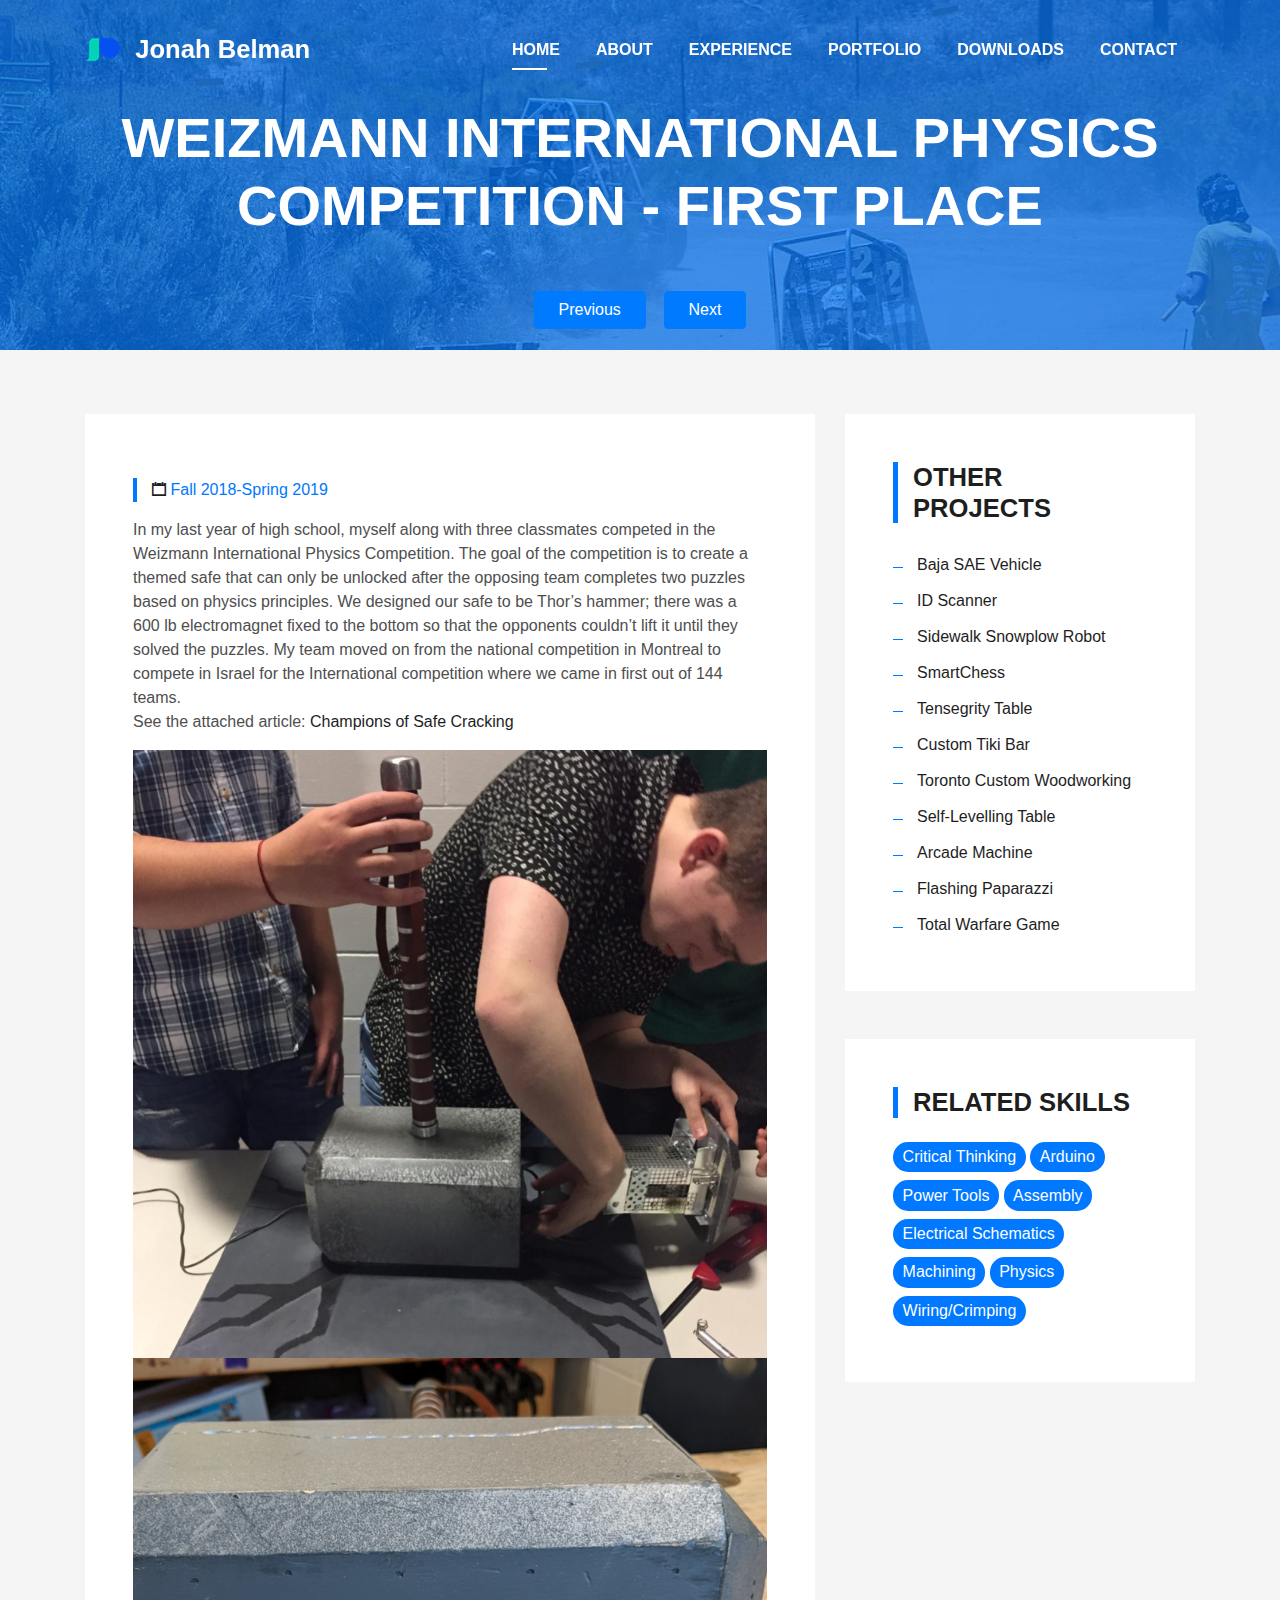
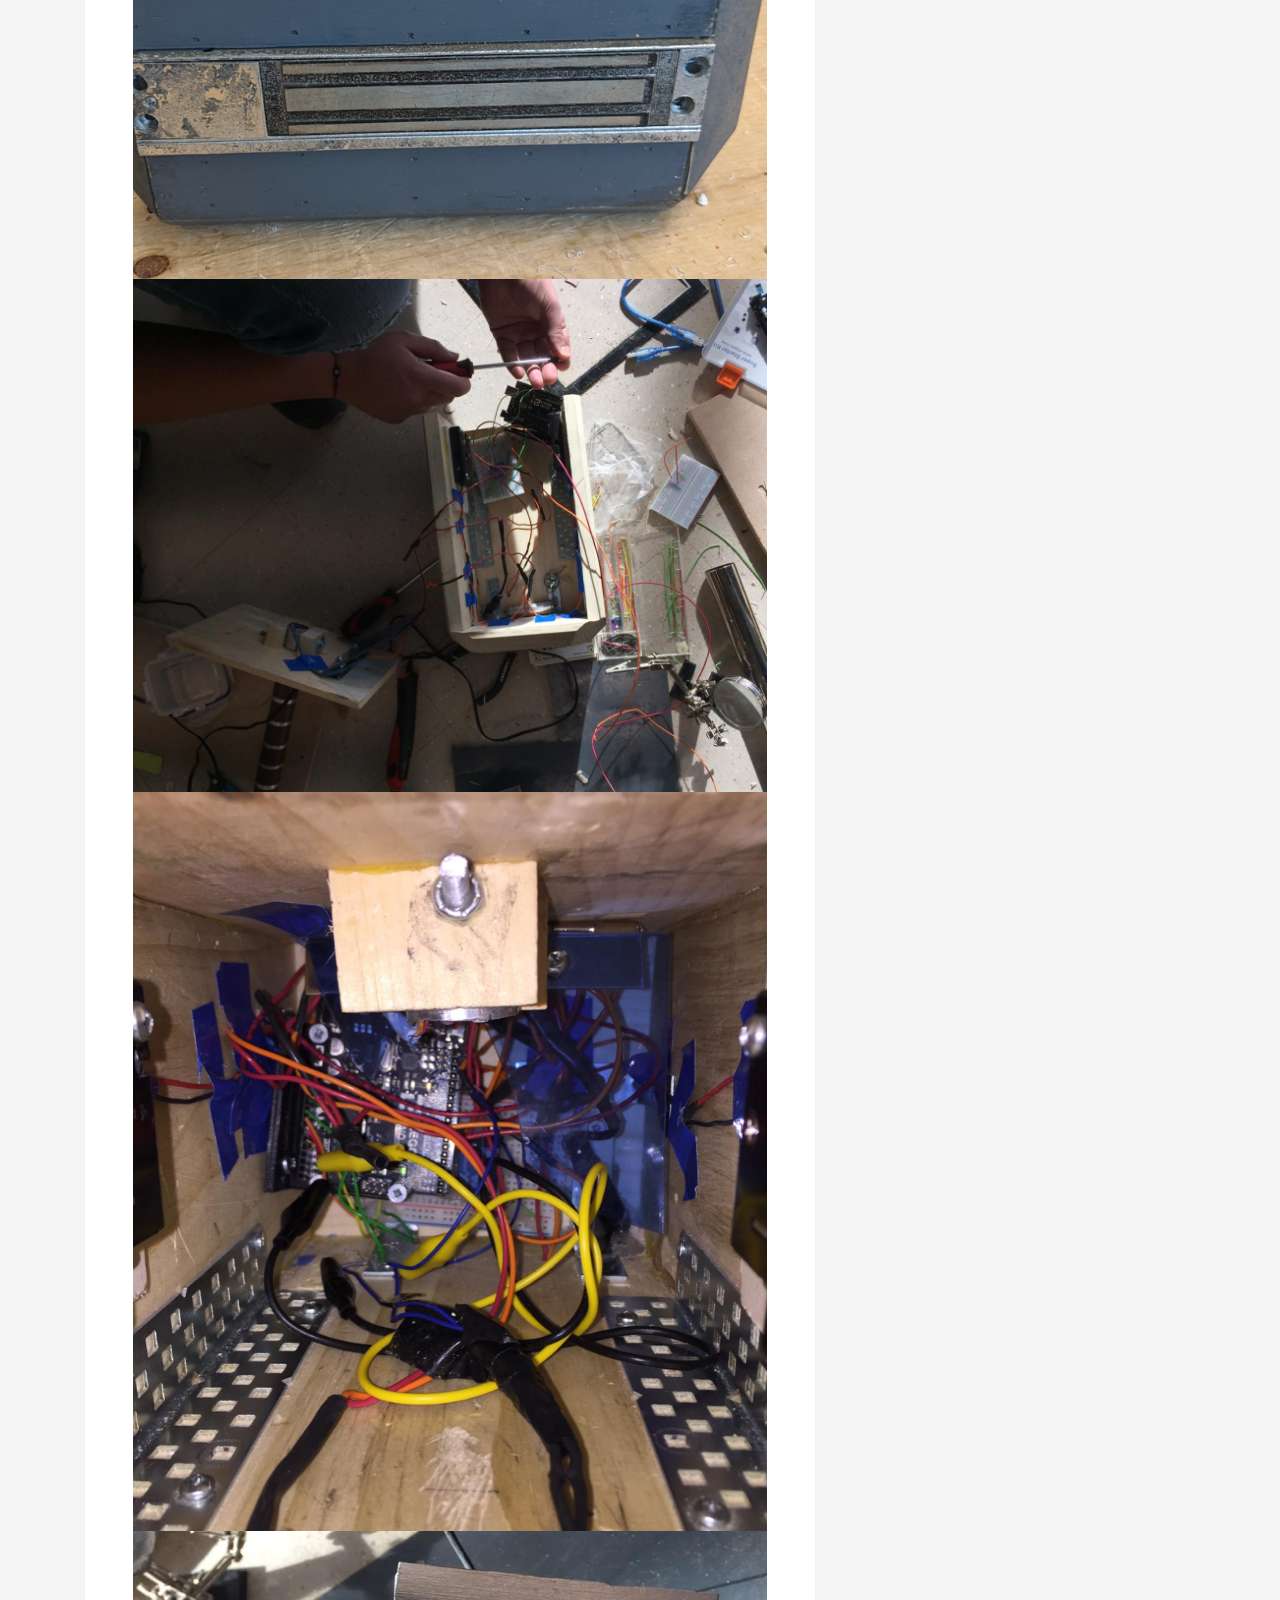
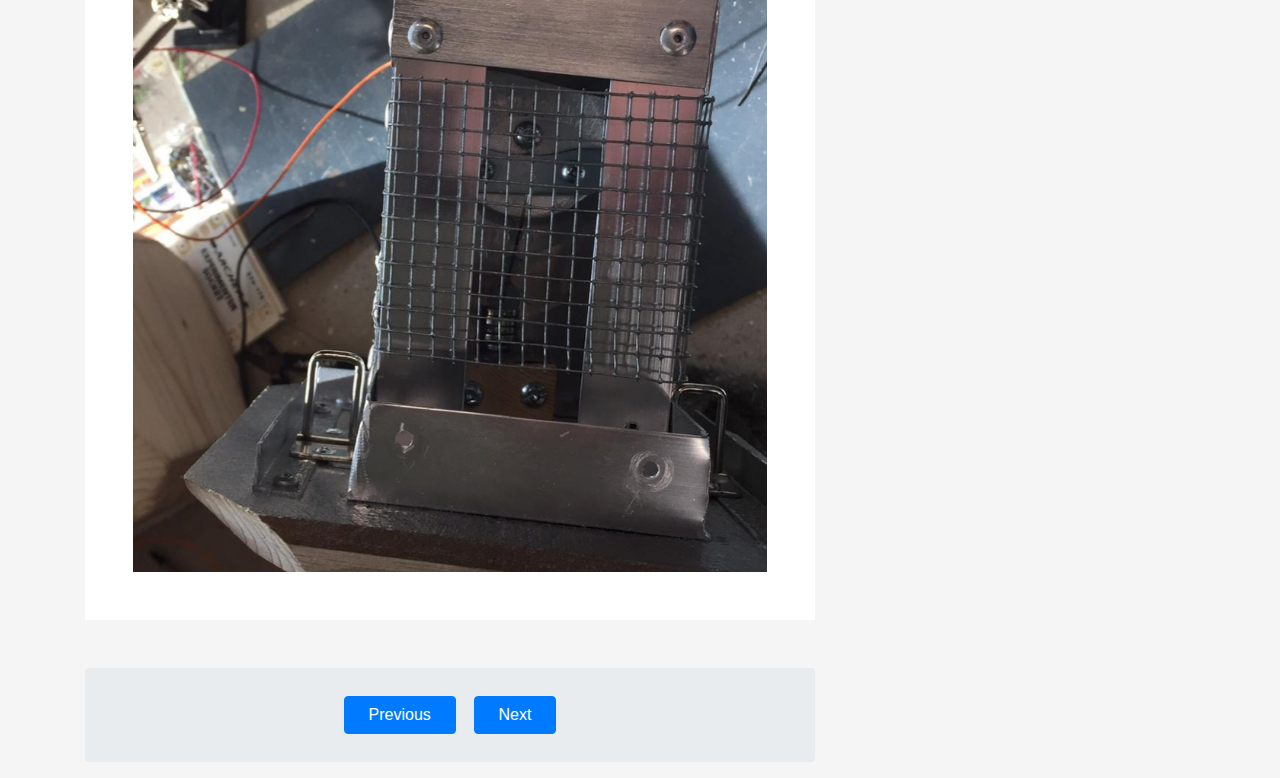
<file: weizmann.html>
<!DOCTYPE html>
<html lang="en">
<head>
  <meta charset="utf-8">
  <title>Physics Safe</title>
  <meta content="width=device-width, initial-scale=1.0" name="viewport">
  <meta content="" name="keywords">
  <meta content="" name="description">

  <!-- Favicons -->
  <link href="img/logo1.png" rel="icon">
  <link href="img/apple-touch-icon.png" rel="apple-touch-icon">

  <!-- Bootstrap CSS File -->
  <link href="lib/bootstrap/css/bootstrap.min.css" rel="stylesheet">

  <!-- Libraries CSS Files -->
  <link href="lib/font-awesome/css/font-awesome.min.css" rel="stylesheet">
  <link href="lib/animate/animate.min.css" rel="stylesheet">
  <link href="lib/ionicons/css/ionicons.min.css" rel="stylesheet">
  <link href="lib/owlcarousel/assets/owl.carousel.min.css" rel="stylesheet">
  <link href="lib/lightbox/css/lightbox.min.css" rel="stylesheet">

  <!-- Main Stylesheet File -->
  <link href="css/style.css" rel="stylesheet">

  
</head>

<body>
  <!--/ Nav Star /-->
  <nav class="navbar navbar-b navbar-trans navbar-expand-md fixed-top" id="mainNav">
    <div class="container">
    
      <a class="navbar-brand js-scroll" href="#page-top"><img src="img/logo.png" alt="Jonah Belman">&nbsp Jonah Belman</a>
      <button class="navbar-toggler collapsed" type="button" data-toggle="collapse" data-target="#navbarDefault"
        aria-controls="navbarDefault" aria-expanded="false" aria-label="Toggle navigation">
        <span></span>
        <span></span>
        <span></span>
      </button>
      <div class="navbar-collapse collapse justify-content-end" id="navbarDefault">
        <ul class="navbar-nav">
          <li class="nav-item">
            <a class="nav-link js-scroll active" href="index.html">Home</a>
          </li>
          <li class="nav-item">
            <a class="nav-link js-scroll" href="index.html#about">About</a>
          </li>
          <li class="nav-item">
            <a class="nav-link js-scroll" href="index.html#service">Experience</a>
          </li>
          <li class="nav-item">
            <a class="nav-link js-scroll" href="index.html#work">Portfolio</a>
          </li>
          <li class="nav-item">
            <a class="nav-link js-scroll" href="index.html#blog">Downloads</a>
          </li>
          <li class="nav-item">
            <a class="nav-link js-scroll" href="index.html#contact">Contact</a>
          </li>
        </ul>
      </div>
    </div>
  </nav>
  <!--/ Nav End /-->
  <!--/ Nav End /-->

  <!--/ Intro Skew Star /-->
  <div class="intro intro-single route bg-image" style="background-image: url(img/overlay-bg.jpg)">
    <div class="overlay-mf"></div>
    <div class="intro-content display-table">
      <div class="table-cell">
        <div class="container">
          <h2 class="intro-title mb-4"><br>Weizmann International Physics Competition - First Place</h2>
          <ol class="breadcrumb d-flex justify-content-center">
<!--             <li class="breadcrumb-item"> -->
            <p class="pt-3"><a class="btn btn-primary btn js-scroll px-4" href="paparazzi.html" role="button">Previous</a></p>
            <p>&nbsp&nbsp&nbsp&nbsp</p>
            <p class="pt-3"><a class="btn btn-primary btn js-scroll px-4" href="total-warfare.html" role="button">Next</a></p>
<!--               <a href="#">Home</a> -->
<!--             </li> -->
<!--             <li class="breadcrumb-item"> -->
<!--               <a href="#">Library</a> -->
<!--             </li> -->
<!--             <li class="breadcrumb-item active">Data</li> -->
          </ol>
        </div>
      </div>
    </div>
  </div>
  <!--/ Intro Skew End /-->

  <!--/ Section Blog-Single Star /-->
  <section class="blog-wrapper sect-pt4" id="blog">
    <div class="container">
      <div class="row">
        <div class="col-md-8">
          <div class="post-box">
            
            <div class="post-meta">
<!--               <h1 class="article-title">Sidewalk Snowplow Robot</h1> -->
              <ul>
                <li>
                  <span class="ion-calendar"></span>
                  <a href="#">Fall 2018-Spring 2019</a>
                </li>
<!--                 <li> -->
<!--                   <span class="ion-pricetag"></span> -->
<!--                   <a href="#">Web Design</a> -->
<!--                 </li> -->
<!--                 <li> -->
<!--                   <span class="ion-chatbox"></span> -->
<!--                   <a href="#">14</a> -->
<!--                 </li> -->
              </ul>
            </div>
            <div class="article-content">
              <p>
                In my last year of high school, myself along with three classmates competed in the Weizmann International Physics Competition. The goal of the competition is to create a themed safe that can only be unlocked after the opposing team completes two puzzles based on physics principles. We designed our safe to be Thor’s hammer; there was a 600 lb electromagnet fixed to the bottom so that the opponents couldn’t lift it until they solved the puzzles. My team moved on from the national competition in Montreal to compete in Israel for the International competition where we came in first out of 144 teams. 
                <br>See the attached article:
                <a href="https://www.weizmann.ca/champions-of-safe-cracking/">Champions of Safe Cracking</a>
              </p>
            </div>
            <div class="post-thumb">
              <img src="img/safe/safe1.png" class="img-fluid" alt="">
            </div>
            <div class="post-thumb">
              <img src="img/safe/safe2.png" class="img-fluid" alt="">
            </div>
            <div class="post-thumb">
              <img src="img/safe/safe3.png" class="img-fluid" alt="">
            </div>
            <div class="post-thumb">
              <img src="img/safe/safe4.png" class="img-fluid" alt="">
            </div>
            <div class="post-thumb">
              <img src="img/safe/safe5.png" class="img-fluid" alt="">
            </div>
          </div>
          <ol class="breadcrumb d-flex justify-content-center">
<!--             <li class="breadcrumb-item"> -->
            <p class="pt-3"><a class="btn btn-primary btn js-scroll px-4" href="paparazzi.html" role="button">Previous</a></p>
            <p>&nbsp&nbsp&nbsp&nbsp</p>
            <p class="pt-3"><a class="btn btn-primary btn js-scroll px-4" href="total-warfare.html" role="button">Next</a></p>
<!--               <a href="#">Home</a> -->
<!--             </li> -->
<!--             <li class="breadcrumb-item"> -->
<!--               <a href="#">Library</a> -->
<!--             </li> -->
<!--             <li class="breadcrumb-item active">Data</li> -->
          </ol>
<!--           <div class="form-comments"> -->
<!--             <div class="title-box-2"> -->
<!--               <h3 class="title-left"> -->
<!--                 Leave a Reply -->
<!--               </h3> -->
<!--             </div> -->
<!--             <form class="form-mf"> -->
<!--               <div class="row"> -->
<!--                 <div class="col-md-6 mb-3"> -->
<!--                   <div class="form-group"> -->
<!--                     <input type="text" class="form-control input-mf" id="inputName" placeholder="Name *" required> -->
<!--                   </div> -->
<!--                 </div> -->
<!--                 <div class="col-md-6 mb-3"> -->
<!--                   <div class="form-group"> -->
<!--                     <input type="email" class="form-control input-mf" id="inputEmail1" placeholder="Email *" required> -->
<!--                   </div> -->
<!--                 </div> -->
<!--                 <div class="col-md-12 mb-3"> -->
<!--                   <div class="form-group"> -->
<!--                     <input type="url" class="form-control input-mf" id="inputUrl" placeholder="Website"> -->
<!--                   </div> -->
<!--                 </div> -->
<!--                 <div class="col-md-12 mb-3"> -->
<!--                   <div class="form-group"> -->
<!--                     <textarea id="textMessage" class="form-control input-mf" placeholder="Comment *" name="message" -->
<!--                       cols="45" rows="8" required></textarea> -->
<!--                   </div> -->
<!--                 </div> -->
<!--                 <div class="col-md-12"> -->
<!--                   <button type="submit" class="button button-a button-big button-rouded">Send Message</button> -->
<!--                 </div> -->
<!--               </div> -->
<!--             </form> -->
<!--           </div> -->
        </div>
        <div class="col-md-4">
          
          <div class="widget-sidebar">
            <h5 class="sidebar-title">Other Projects</h5>
            <div class="sidebar-content">
              <ul class="list-sidebar">
                <li>
                  <a href="baja.html">Baja SAE Vehicle</a>
                </li>
                <li>
                  <a href="scanner.html">ID Scanner</a>
                </li>
              <li>
                <a href="snowplow-robot.html">Sidewalk Snowplow Robot</a>
              </li>
                <li>
                  <a href="smartchess.html">SmartChess</a>
                </li>
                
                <li>
                  <a href="tensegrity.html">Tensegrity Table</a>
                </li>
                <li>
                  <a href="tiki.html">Custom Tiki Bar</a>
                </li>
                <li>
                  <a href="tcw.html">Toronto Custom Woodworking</a>
                </li>
                <li>
                  <a href="level.html">Self-Levelling Table</a>
                </li>
                <li>
                  <a href="arcade.html">Arcade Machine</a>
                 </li>
                <li>
                  <a href="paparazzi.html">Flashing Paparazzi</a>
                </li>
                
                <li>
                  <a href="total-warfare.html">Total Warfare Game</a>
                </li>
              </ul>
            </div>
          </div>
          <div class="widget-sidebar widget-tags">
            <h5 class="sidebar-title">Related Skills</h5>
            <div class="sidebar-content">
              <ul>
                <li>
                  <a href="#">Critical Thinking</a>
                </li>
                <li>
                  <a href="#">Arduino</a>
                </li>
                <li>
                  <a href="#">Power Tools</a>
                </li>
                <li>
                  <a href="#">Assembly</a>
                </li>
                <li>
                  <a href="#">Electrical Schematics</a>
                </li>
                <li>
                  <a href="#">Machining</a>
                </li>
                <li>
                  <a href="#">Physics</a>
                </li>
                <li>
                  <a href="#">Wiring/Crimping</a>
                </li>
              </ul>
            </div>
          </div>
        </div>
      </div>
    </div>
  </section>
  <!--/ Section Blog-Single End /-->

  <!--/ Section Contact-Footer Star /-->
<!--   <section class="paralax-mf footer-paralax bg-image sect-mt4 route" style="background-image: url(img/overlay-bg.jpg)"> -->
<!--     <div class="overlay-mf"></div> -->
<!--     <footer> -->
<!--       <div class="container"> -->
<!--         <div class="row"> -->
<!--           <div class="col-sm-12"> -->
<!--             <div class="copyright-box"> -->
<!--               <p class="copyright">&copy; Copyright <strong>DevFolio</strong>. All Rights Reserved</p> -->
<!--               <div class="credits"> -->
<!--                  -->
<!--                   All the links in the footer should remain intact. -->
<!--                   You can delete the links only if you purchased the pro version. -->
<!--                   Licensing information: https://bootstrapmade.com/license/ -->
<!--                   Purchase the pro version with working PHP/AJAX contact form: https://bootstrapmade.com/buy/?theme=DevFolio -->
<!--                 --> 
<!--                 Designed by <a href="https://bootstrapmade.com/">BootstrapMade</a> -->
<!--               </div> -->
<!--             </div> -->
<!--           </div> -->
<!--         </div> -->
<!--       </div> -->
<!--     </footer> -->
<!--   </section> -->
  <!--/ Section Contact-footer End /-->

  <a href="#" class="back-to-top"><i class="fa fa-chevron-up"></i></a>
  <div id="preloader"></div>

  <!-- JavaScript Libraries -->
  <script src="lib/jquery/jquery.min.js"></script>
  <script src="lib/jquery/jquery-migrate.min.js"></script>
  <script src="lib/popper/popper.min.js"></script>
  <script src="lib/bootstrap/js/bootstrap.min.js"></script>
  <script src="lib/easing/easing.min.js"></script>
  <script src="lib/counterup/jquery.waypoints.min.js"></script>
  <script src="lib/counterup/jquery.counterup.js"></script>
  <script src="lib/owlcarousel/owl.carousel.min.js"></script>
  <script src="lib/lightbox/js/lightbox.min.js"></script>
  <script src="lib/typed/typed.min.js"></script>
  <!-- Contact Form JavaScript File -->
  <script src="contactform/contactform.js"></script>

  <!-- Template Main Javascript File -->
  <script src="js/main.js"></script>

</body>
</html>
</file>
<file: css/style.css>
/*
  Theme Name: DevFolio
  Theme URL: https://bootstrapmade.com/devfolio-bootstrap-portfolio-html-template/
  Author: BootstrapMade.com
  License: https://bootstrapmade.com/license/
*/

/*======================================
//--//-->   STYLES GENERALES
======================================*/

body {
  background-color: #f5f5f5;
  color: #4e4e4e;
}

h1,
h2,
h3,
h4,
h5,
h6 {
  color: #1e1e1e;
}

a {
  color: #1e1e1e;
  transition: all 0.5s ease-in-out;
}

a:hover {
  color: #0078ff;
  text-decoration: none;
  transition: all 0.5s ease-in-out;
}

.p-r {
  position: relative;
}

.color-a {
  color: #0078ff;
}

.color-d {
  color: #f5f5f5;
}

.color-text-a {
  color: #4e4e4e;
}

.box-shadow,
.paralax-mf,
.service-box,
.work-box,
.card-blog {
  box-shadow: 0 13px 8px -10px rgba(0, 0, 0, 0.1);
}

.box-shadow-a,
.button:hover {
  box-shadow: 0 0 0 4px #cde1f8;
}

.display-5 {
  font-size: 2.5rem;
  font-weight: 300;
  line-height: 1.1;
}

.display-6 {
  font-size: 2rem;
  font-weight: 300;
  line-height: 1.1;
}

.avatar {
  width: 32px;
  height: 32px;
  margin-right: 4px;
  overflow: hidden;
}

.bg-image {
  background-repeat: no-repeat;
  background-attachment: fixed;
  background-size: cover;
  background-position: center center;
}

.overlay-mf {
  background-color: #0078ff;
}

.overlay-mf {
  position: absolute;
  top: 0;
  left: 0px;
  padding: 0;
  height: 100%;
  width: 100%;
  opacity: .7;
}

.paralax-mf {
  position: relative;
  padding: 8rem 0;
}

.display-table {
  width: 100%;
  height: 100%;
  display: table;
}

.table-cell {
  display: table-cell;
  vertical-align: middle;
}

/*--/ Sections /--*/

.sect-4 {
  padding: 4rem 0;
}

.sect-pt4 {
  padding-top: 4rem;
}

.sect-mt4 {
  margin-top: 4rem;
}

/*--/ Title s /--*/

.title-s {
  font-weight: 600;
  color: #1e1e1e;
  font-size: 1.1rem;
}

/*--/ Title A /--*/

.title-box {
  margin-bottom: 4rem;
}

.title-a {
  font-size: 3rem;
  font-weight: bold;
  text-transform: uppercase;
}

.subtitle-a {
  color: #4e4e4e;
}

.line-mf {
  width: 40px;
  height: 5px;
  background-color: #0078ff;
  margin: 0 auto;
}

/*--/ Title Left /--*/

.title-box-2 {
  margin-bottom: 3rem;
}

.title-left {
  font-size: 2rem;
  position: relative;
}

.title-left:before {
  content: '';
  position: absolute;
  height: 3px;
  background-color: #0078ff;
  width: 100px;
  bottom: -12px;
}

/*------/ Box /------*/

.box-pl2 {
  padding-left: 2rem;
}

.box-shadow-full {
  padding: 3rem 1.25rem;
  position: relative;
  background-color: #fff;
  margin-bottom: 3rem;
  z-index: 2;
  box-shadow: 0 1px 1px 0 rgba(0, 0, 0, 0.06), 0 2px 5px 0 rgba(0, 0, 0, 0.2);
}

/*------/ Socials /------*/

.socials {
  padding: 1.5rem 0;
}

.socials ul li {
  display: inline-block;
}

.socials .ico-circle {
  height: 40px;
  width: 40px;
  font-size: 1.7rem;
  border-radius: 50%;
  line-height: 1.4;
  margin: 0 15px 0 0;
  box-shadow: 0 0 0 3px #0078ff;
  transition: all 500ms ease;
}

.socials .ico-circle:hover {
  background-color: #0078ff;
  color: #fff;
  box-shadow: 0 0 0 3px #cde1f8;
  transition: all 500ms ease;
}

/*------/ Ul resect /------*/

.ul-resect,
.socials ul,
.list-ico,
.blog-wrapper .post-meta ul,
.box-comments .list-comments,
.widget-sidebar .list-sidebar,
.widget-tags ul {
  list-style: none;
  padding-left: 0;
  margin-bottom: 0;
}

.list-ico {
  line-height: 2;
}

.list-ico span {
  color: #0078ff;
  margin-right: 10px;
}

/*------/ Ico Circle /------*/

.ico-circle {
  height: 100px;
  width: 100px;
  font-size: 2rem;
  border-radius: 50%;
  line-height: 1.55;
  margin: 0 auto;
  text-align: center;
  box-shadow: 0 0 0 10px #0078ff;
  display: block;
}

/*------/ Owl Carousel /------*/

.owl-theme .owl-dots {
  text-align: center;
  margin-top: 18px;
}

.owl-theme .owl-dots .owl-dot {
  display: inline-block;
}

.owl-theme .owl-dots .owl-dot span {
  width: 18px;
  height: 7px;
  margin: 5px 5px;
  background: #cde1f8;
  border: 0px solid #cde1f8;
  display: block;
  transition: all 0.6s ease-in-out;
  cursor: pointer;
}

.owl-theme .owl-dots .owl-dot:hover span {
  background-color: #cde1f8;
}

.owl-theme .owl-dots .owl-dot.active span {
  background-color: #1B1B1B;
  width: 25px;
}

/*--/ Scrolltop s /--*/

.scrolltop-mf {
  position: relative;
  display: none;
}

.scrolltop-mf span {
  z-index: 999;
  position: fixed;
  width: 42px;
  height: 42px;
  background-color: #0078ff;
  opacity: .7;
  font-size: 1.6rem;
  line-height: 1.5;
  text-align: center;
  color: #fff;
  top: auto;
  left: auto;
  right: 30px;
  bottom: 50px;
  cursor: pointer;
  border-radius: 50%;
}

/* Back to top button */

.back-to-top {
  position: fixed;
  display: none;
  background: #0078ff;
  color: #fff;
  width: 44px;
  height: 44px;
  text-align: center;
  line-height: 1;
  font-size: 16px;
  border-radius: 50%;
  right: 15px;
  bottom: 15px;
  transition: background 0.5s;
  z-index: 11;
}

.back-to-top i {
  padding-top: 12px;
  color: #fff;
}

/* Prelaoder */

#preloader {
  position: fixed;
  top: 0;
  left: 0;
  right: 0;
  bottom: 0;
  z-index: 9999;
  overflow: hidden;
  background: #fff;
}

#preloader:before {
  content: "";
  position: fixed;
  top: calc(50% - 30px);
  left: calc(50% - 30px);
  border: 6px solid #f2f2f2;
  border-top: 6px solid #0078ff;
  border-radius: 50%;
  width: 60px;
  height: 60px;
  -webkit-animation: animate-preloader 1s linear infinite;
  animation: animate-preloader 1s linear infinite;
}

@-webkit-keyframes animate-preloader {
  0% {
    -webkit-transform: rotate(0deg);
    transform: rotate(0deg);
  }

  100% {
    -webkit-transform: rotate(360deg);
    transform: rotate(360deg);
  }
}

@keyframes animate-preloader {
  0% {
    -webkit-transform: rotate(0deg);
    transform: rotate(0deg);
  }

  100% {
    -webkit-transform: rotate(360deg);
    transform: rotate(360deg);
  }
}

/*======================================
//--//-->   NAVBAR
======================================*/

.navbar-b {
  transition: all .5s ease-in-out;
  background-color: transparent;
  padding-top: 1.563rem;
  padding-bottom: 1.563rem;
}

.navbar-b.navbar-reduce {
  box-shadow: 0px 6px 9px 0px rgba(0, 0, 0, 0.06);
}

.navbar-b.navbar-trans .nav-item,
.navbar-b.navbar-reduce .nav-item {
  position: relative;
  padding-right: 10px;
  padding-left: 0;
}

.navbar-b.navbar-trans .nav-link,
.navbar-b.navbar-reduce .nav-link {
  color: #fff;
  text-transform: uppercase;
  font-weight: 600;
}

.navbar-b.navbar-trans .nav-link:before,
.navbar-b.navbar-reduce .nav-link:before {
  content: '';
  position: absolute;
  margin-left: 0px;
  width: 0%;
  bottom: 0;
  left: 0;
  height: 2px;
  transition: all 500ms ease;
}

.navbar-b.navbar-trans .nav-link:hover,
.navbar-b.navbar-reduce .nav-link:hover {
  color: #1B1B1B;
}

.navbar-b.navbar-trans .nav-link:hover:before,
.navbar-b.navbar-reduce .nav-link:hover:before {
  width: 35px;
}

.navbar-b.navbar-trans .show > .nav-link:before,
.navbar-b.navbar-trans .active > .nav-link:before,
.navbar-b.navbar-trans .nav-link.show:before,
.navbar-b.navbar-trans .nav-link.active:before,
.navbar-b.navbar-reduce .show > .nav-link:before,
.navbar-b.navbar-reduce .active > .nav-link:before,
.navbar-b.navbar-reduce .nav-link.show:before,
.navbar-b.navbar-reduce .nav-link.active:before {
  width: 35px;
}

.navbar-b.navbar-trans .nav-link:before {
  background-color: #fff;
}

.navbar-b.navbar-trans .nav-link:hover {
  color: #fff;
}

.navbar-b.navbar-trans .show > .nav-link,
.navbar-b.navbar-trans .active > .nav-link,
.navbar-b.navbar-trans .nav-link.show,
.navbar-b.navbar-trans .nav-link.active {
  color: #fff;
}

.navbar-b.navbar-reduce {
  transition: all .5s ease-in-out;
  background-color: #fff;
  padding-top: 15px;
  padding-bottom: 15px;
}

.navbar-b.navbar-reduce .nav-link {
  color: #0078ff;
}

.navbar-b.navbar-reduce .nav-link:before {
  background-color: #0078ff;
}

.navbar-b.navbar-reduce .nav-link:hover {
  color: #0078ff;
}

.navbar-b.navbar-reduce .show > .nav-link,
.navbar-b.navbar-reduce .active > .nav-link,
.navbar-b.navbar-reduce .nav-link.show,
.navbar-b.navbar-reduce .nav-link.active {
  color: #0078ff;
}

.navbar-b.navbar-reduce .navbar-brand {
  color: #0078ff;
}

.navbar-b.navbar-reduce .navbar-toggler span {
  background-color: #1B1B1B;
}

.navbar-b .navbar-brand {
  color: #fff;
  font-size: 1.6rem;
  font-weight: 600;
}

.navbar-b .navbar-nav .dropdown-item.show .dropdown-menu,
.navbar-b .dropdown.show .dropdown-menu,
.navbar-b .dropdown-btn.show .dropdown-menu {
  -webkit-transform: translate3d(0px, 0px, 0px);
  transform: translate3d(0px, 0px, 0px);
  visibility: visible !important;
}

.navbar-b .dropdown-menu {
  margin: 1.12rem 0 0;
  border-radius: 0;
}

.navbar-b .dropdown-menu .dropdown-item {
  padding: .7rem 1.7rem;
  transition: all 500ms ease;
}

.navbar-b .dropdown-menu .dropdown-item:hover {
  background-color: #0078ff;
  color: #fff;
  transition: all 500ms ease;
}

.navbar-b .dropdown-menu .dropdown-item.active {
  background-color: #0078ff;
}

/*--/ Hamburger Navbar /--*/

.navbar-toggler {
  position: relative;
}

.navbar-toggler:focus,
.navbar-toggler:active {
  outline: 0;
}

.navbar-toggler span {
  display: block;
  background-color: #fff;
  height: 3px;
  width: 25px;
  margin-top: 4px;
  margin-bottom: 4px;
  -webkit-transform: rotate(0deg);
  transform: rotate(0deg);
  left: 0;
  opacity: 1;
}

.navbar-toggler span:nth-child(1),
.navbar-toggler span:nth-child(3) {
  transition: -webkit-transform .35s ease-in-out;
  transition: transform .35s ease-in-out;
  transition: transform .35s ease-in-out, -webkit-transform .35s ease-in-out;
}

.navbar-toggler:not(.collapsed) span:nth-child(1) {
  position: absolute;
  left: 12px;
  top: 10px;
  -webkit-transform: rotate(135deg);
  transform: rotate(135deg);
  opacity: 0.9;
}

.navbar-toggler:not(.collapsed) span:nth-child(2) {
  height: 12px;
  visibility: hidden;
  background-color: transparent;
}

.navbar-toggler:not(.collapsed) span:nth-child(3) {
  position: absolute;
  left: 12px;
  top: 10px;
  -webkit-transform: rotate(-135deg);
  transform: rotate(-135deg);
  opacity: 0.9;
}

/*======================================
//--//-->   INTRO
======================================*/

.intro {
  height: 100vh;
  position: relative;
  color: #fff;
}

.intro .intro-content {
  text-align: center;
  position: absolute;
}

.intro .overlay-itro {
  background-color: rgba(0, 0, 0, 0.6);
  position: absolute;
  top: 0;
  left: 0px;
  padding: 0;
  height: 100%;
  width: 100%;
  opacity: .9;
}

.intro .intro-title {
  color: #fff;
  font-weight: 600;
  font-size: 3rem;
}

.intro .intro-subtitle {
  font-size: 1.5rem;
  font-weight: 300;
}

.intro .text-slider-items {
  display: none;
}

.intro-single {
  height: 350px;
}

.intro-single .intro-content {
  margin-top: 30px;
}

.intro-single .intro-title {
  text-transform: uppercase;
  font-size: 3rem;
}

.intro-single .breadcrumb {
  background-color: transparent;
  color: #0078ff;
}

.intro-single .breadcrumb .breadcrumb-item:before {
  color: #cde1f8;
}

.intro-single .breadcrumb .breadcrumb-item.active {
  color: #cde1f8;
}

.intro-single .breadcrumb a {
  color: #fff;
}

/*======================================
//--//-->   ABOUT
======================================*/

.about-mf .box-shadow-full {
  padding-top: 4rem;
  padding-bottom: 4rem;
}

.about-mf .about-img {
  margin-bottom: 2rem;
}

.about-mf .about-img img {
  margin-left: 10px;
}

.skill-mf span {
  color: #4e4e4e;
}

.skill-mf .progress {
  background-color: #cde1f8;
  margin: .5rem 0 1.2rem 0;
  border-radius: 0;
  height: .7rem;
}

.skill-mf .progress .progress-bar {
  height: .7rem;
  background-color: #0078ff;
}

/*======================================
//--//-->   SERVICES
======================================*/

.service-box {
  background-color: #fff;
  padding: 2.5rem 1.3rem;
  border-radius: 1rem;
  margin-bottom: 3rem;
}

.service-box:hover .ico-circle {
  transition: all 500ms ease;
  color: #fff;
  background-color: #0078ff;
  box-shadow: 0 0 0 10px #cde1f8;
}

.service-box .service-ico {
  margin-bottom: 1rem;
  color: #1e1e1e;
}

.service-box .ico-circle {
  transition: all 500ms ease;
  font-size: 4rem;
}

.service-box .s-title {
  font-size: 1.4rem;
  text-transform: uppercase;
  text-align: center;
  padding: .4rem 0;
}

.service-box .s-description {
  color: #4e4e4e;
}

/*======================================
//--//-->   COUNTER
======================================*/

.counter-box {
  color: #fff;
  text-align: center;
}

.counter-ico {
  margin-bottom: 1rem;
}

.counter-ico .ico-circle {
  height: 60px;
  width: 60px;
  line-height: 1.8;
  box-shadow: 0 0 0 10px #cde1f8;
}

.counter-num .counter {
  font-size: 2rem;
  margin-bottom: 0;
}

/*======================================
//--//-->   PORTFOLIO
======================================*/

.work-box {
  margin-bottom: 3rem;
  -webkit-backface-visibility: hidden;
  backface-visibility: hidden;
  background-color: #fff;
}

.work-box:hover img {
  -webkit-transform: scale(1.3);
  transform: scale(1.3);
}

.work-img {
  display: block;
  overflow: hidden;
}

.work-img img {
  transition: all 1s;
}

.work-content {
  padding: 2rem 3% 1rem 4%;
}

.work-content .w-more {
  color: #4e4e4e;
  font-size: .8rem;
}

.work-content .w-more .w-ctegory {
  color: #0078ff;
}

.work-content .w-like {
  font-size: 2.5rem;
  color: #0078ff;
  float: right;
}

.work-content .w-like a {
  color: #0078ff;
}

.work-content .w-like .num-like {
  font-size: .7rem;
}

.w-title {
  font-size: 1.2rem;
}

/*======================================
//--//-->   TESTIMONIALS
======================================*/

.testimonials .owl-carousel .owl-item img {
  width: auto;
}

.testimonial-box {
  color: #fff;
  text-align: center;
}

.testimonial-box .author-test {
  margin-top: 1rem;
}

.testimonial-box .author-test img {
  margin: 0 auto;
}

.testimonial-box .author {
  color: #fff;
  text-transform: uppercase;
  font-weight: 600;
  margin: 1rem 0;
  display: block;
  font-size: 1.4rem;
}

.testimonial-box .comit {
  font-size: 2rem;
  color: #0078ff;
  background-color: #fff;
  width: 52px;
  height: 52px;
  display: block;
  margin: 0 auto;
  border-radius: 50%;
  line-height: 1.6;
}

/*======================================
//--//-->   BLOG
======================================*/

.card-blog .card-body {
  position: relative;
}

.card-blog .card-category-box {
  position: absolute;
  text-align: center;
  top: -16px;
  left: 15px;
  right: 15px;
  line-height: 25px;
  overflow: hidden;
}

.card-blog .card-category {
  display: inline-block;
  color: #fff;
  padding: 0 15px 5px;
  overflow: hidden;
  background-color: #0078ff;
  border-radius: 4px;
}

.card-blog .card-category .category {
  color: #fff;
  display: inline-block;
  text-transform: uppercase;
  font-size: .7rem;
  letter-spacing: .1px;
  margin-bottom: 0;
}

.card-blog .card-title {
  font-size: 1.3rem;
  margin-top: .6rem;
}

.card-blog .card-description {
  color: #4e4e4e;
}

.card-blog .post-author {
  display: inline-block;
}

.card-blog .post-date {
  color: #4e4e4e;
  display: inline-block;
  float: right;
}

/*======================================
//--//-->   BLOG-SINGLE
======================================*/

.post-box,
.form-comments,
.box-comments,
.widget-sidebar {
  padding: 2rem;
  background-color: #fff;
  margin-bottom: 3rem;
}

.blog-wrapper .article-title {
  font-size: 1.5rem;
}

.blog-wrapper .post-meta {
  margin: 1rem 0;
}

.blog-wrapper .post-meta ul {
  border-left: 4px solid #0078ff;
  margin-top: 1rem;
}

.blog-wrapper .post-meta ul li {
  display: inline-block;
  margin-left: 15px;
}

.blog-wrapper .post-meta ul a {
  color: #0078ff;
}

.blog-wrapper .post-meta ul span {
  color: #1e1e1e;
}

.blog-wrapper .blockquote {
  border-left: 4px solid #0078ff;
  padding: 18px;
  font-style: italic;
}

/*------/ Comments /------*/

.box-comments .list-comments li {
  padding-bottom: 40px;
}

.box-comments .list-comments .comment-avatar {
  display: table-cell;
  vertical-align: top;
}

.box-comments .list-comments .comment-avatar img {
  width: 80px;
  height: 80px;
}

.box-comments .list-comments .comment-author {
  font-size: 1.3rem;
}

.box-comments .list-comments .comment-details {
  display: table-cell;
  vertical-align: top;
  padding-left: 25px;
}

.box-comments .list-comments a {
  color: #0078ff;
}

.box-comments .list-comments span {
  color: #1e1e1e;
  font-style: italic;
}

.box-comments .comment-children {
  margin-left: 40px;
}

/*------/ Sidebar /------*/

.widget-sidebar .sidebar-title {
  font-size: 1.6rem;
  font-weight: 600;
  border-left: 5px solid #0078ff;
  padding-left: 15px;
  text-transform: uppercase;
  margin-bottom: 1.5rem;
}

.widget-sidebar .list-sidebar li {
  position: relative;
  padding: 6px 0 6px 24px;
}

.widget-sidebar .list-sidebar li:before {
  position: absolute;
  content: "";
  width: 10px;
  height: 1px;
  left: 0;
  background-color: #0078ff;
  top: 20px;
}

.sidebar-search input {
  background-color: #fff;
  border-radius: 0;
  transition: all 0.5s ease-in-out;
}

.sidebar-search .btn-search {
  background-color: #0078ff;
  border-color: #0078ff;
  border-radius: 0;
  padding-left: 20px;
  padding-right: 20px;
}

.widget-tags ul li {
  display: inline-block;
  background-color: #0078ff;
  padding: .2rem .6rem;
  margin-bottom: .5rem;
  border-radius: 15px;
}

.widget-tags ul li a {
  color: #fff;
}

/*======================================
//--//-->   CONTACT
======================================*/

.footer-paralax {
  padding: 4rem 0 0 0;
}

.contact-mf {
  margin-top: 4rem;
}

/*======================================
//--//-->   FOOTER
======================================*/

footer {
  text-align: center;
  color: #fff;
  padding-bottom: 4rem;
}

footer .copyright {
  margin-bottom: .3rem;
}

footer .credits {
  margin-bottom: 0;
}

footer .credits a {
  color: #fff;
}

/*======================================
//--//-->   CONtaCT FORM
======================================*/

#sendmessage {
  color: #0078ff;
  border: 1px solid #0078ff;
  display: none;
  text-align: center;
  padding: 15px;
  font-weight: 600;
  margin-bottom: 15px;
}

#errormessage {
  color: red;
  display: none;
  border: 1px solid red;
  text-align: center;
  padding: 15px;
  font-weight: 600;
  margin-bottom: 15px;
}

#sendmessage.show,
#errormessage.show,
.show {
  display: block;
}

.validation {
  color: red;
  display: none;
  margin: 0 0 20px;
  font-weight: 400;
  font-size: 13px;
}

/*======================================
//--//-->   BUTTON
======================================*/

.button {
  display: inline-block;
  padding: .3rem .6rem;
  text-align: center;
  vertical-align: middle;
  -webkit-user-select: none;
  -moz-user-select: none;
  -ms-user-select: none;
  user-select: none;
  font-size: 1rem;
  border-radius: .3rem;
  border: 1px solid transparent;
  transition: all 500ms ease;
  cursor: pointer;
}

.button:focus {
  outline: 0;
}

.button:hover {
  background-color: #0062d3;
  color: #fff;
  transition: all 500ms ease;
}

.button-a {
  background-color: #0078ff;
  color: #fff;
  border-color: #cde1f8;
}

.button-big {
  padding: .9rem 2.3rem;
  font-size: 1.2rem;
}

.button-rouded {
  border-radius: 5rem;
}

.btn-lg {
  padding: .5rem 1rem;
  font-size: 1.25rem;
  line-height: 1.5;
  border-radius: .3rem;
}

@media (min-width: 577px) {
  .counter-box {
    margin-bottom: 1.8rem;
  }
}

@media (min-width: 767px) {
  .about-mf .box-pl2 {
    margin-top: 3rem;
    padding-left: 0rem;
  }

  .card-blog {
    margin-bottom: 3rem;
  }

  .contact-mf .box-pl2 {
    margin-top: 3rem;
    padding-left: 0rem;
  }
}

@media (min-width: 768px) {
  .box-shadow-full {
    padding: 3rem;
  }

  .navbar-b.navbar-trans .nav-item,
  .navbar-b.navbar-reduce .nav-item {
    padding-left: 10px;
  }

  .navbar-b.navbar-trans .nav-link:before,
  .navbar-b.navbar-reduce .nav-link:before {
    margin-left: 18px;
  }

  .intro .intro-title {
    font-size: 4.5rem;
  }

  .intro .intro-subtitle {
    font-size: 2.5rem;
  }

  .intro-single .intro-title {
    font-size: 3.5rem;
  }

  .testimonial-box .description {
    padding: 0 5rem;
  }

  .post-box,
  .form-comments,
  .box-comments,
  .widget-sidebar {
    padding: 3rem;
  }

  .blog-wrapper .article-title {
    font-size: 1.9rem;
  }

  .box-comments .list-comments .comment-author {
    font-size: 1.5rem;
  }
}

@media (min-width: 992px) {
  .testimonial-box .description {
    padding: 0 8rem;
  }
}

@media (min-width: 1200px) {
  .testimonial-box .description {
    padding: 0 13rem;
  }
}

@media (max-width: 1024px) {
  .bg-image {
    background-attachment: scroll;
  }
}

@media (max-width: 768px) {
  .back-to-top {
    bottom: 15px;
  }
}
</file>
